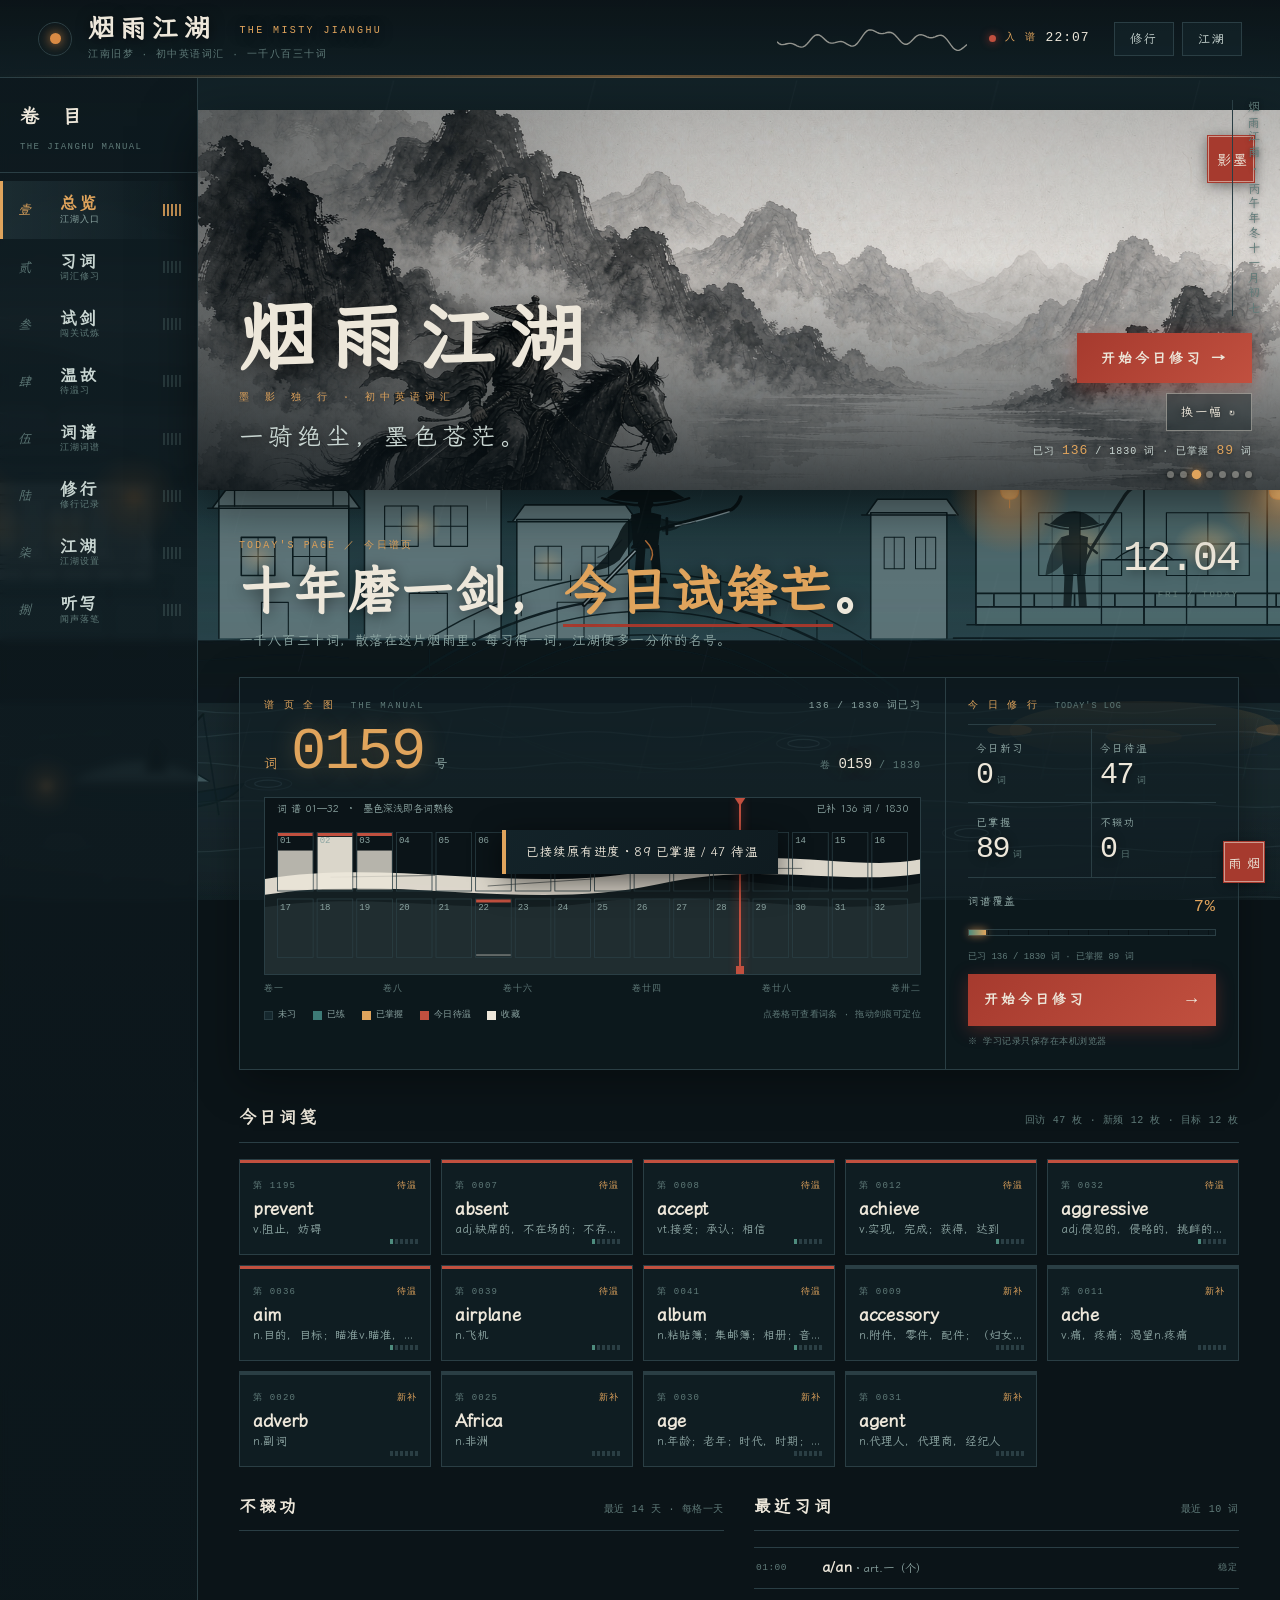
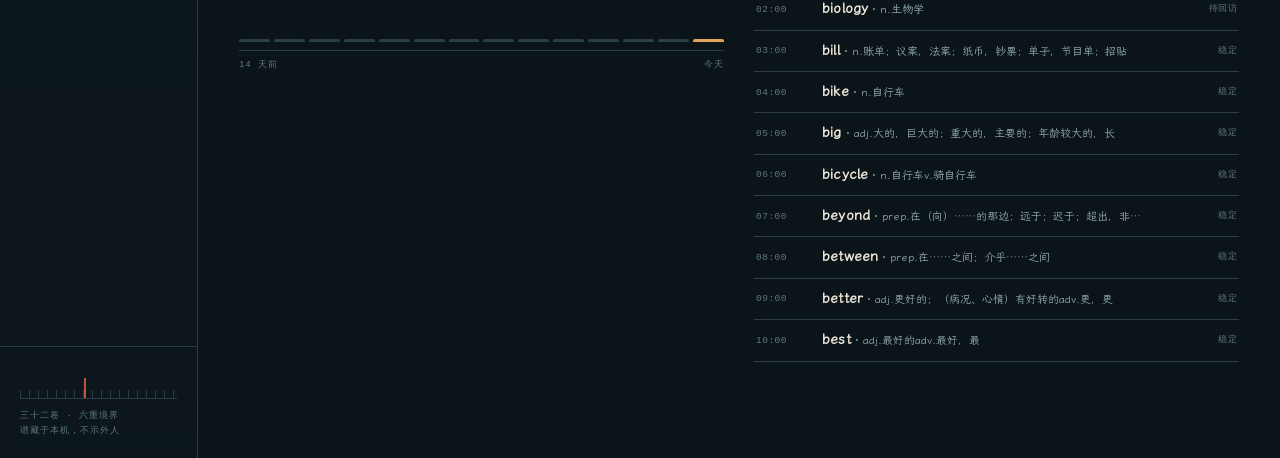
<file: yanyu/index.html>
<!doctype html>
<html lang="zh-CN">
<head>
<meta charset="utf-8">
<meta name="viewport" content="width=device-width,initial-scale=1,viewport-fit=cover">
<meta name="theme-color" content="#0B1418">
<meta http-equiv="Cache-Control" content="no-cache, must-revalidate">
<meta name="apple-mobile-web-app-capable" content="yes">
<meta name="apple-mobile-web-app-status-bar-style" content="black-translucent">
<meta name="description" content="烟雨江湖 —— 一座雨中的江南武侠小镇，一本安静放在江湖里的初中英语词谱。">
<link rel="apple-touch-icon" href="apple-touch-icon.png">
<link rel="icon" href="apple-touch-icon.png" type="image/png">
<title>烟雨江湖 · 江南旧梦｜初中英语词汇</title>
<link rel="stylesheet" href="fonts/wenkai/lxgwwenkai-regular.css">
<link rel="stylesheet" href="yanyu-jianghu.css?v=20261108b">
</head>
<body>

<!-- ══ 烟雨江南 · 全景场景（暗色水墨，多层纵深） ══ -->
<div class="scene" aria-hidden="true">
  <div class="scene-far"></div>
  <div class="scene-town"></div>
  <div class="scene-mist mist-a"></div>
  <div class="scene-mist mist-b"></div>
  <div class="scene-rain rain-a"></div>
  <div class="scene-rain rain-b"></div>
  <div class="scene-vignette"></div>
</div>
<div class="grain" aria-hidden="true"></div>
<div class="seal-mark" aria-hidden="true"><div>烟</div><div>雨</div></div>
<div class="colophon" aria-hidden="true">烟雨江南 · 丙午年冬十一月初七</div>

<div class="chassis">

  <!-- ── 报头 · 江湖门楣 ─────────────────────────────── -->
  <header class="tuner-head">
    <div class="th-left">
      <div class="power-lamp" aria-hidden="true"><i></i></div>
      <div class="brand">
        <div class="brand-word">烟雨江湖 <em>THE MISTY JIANGHU</em></div>
        <div class="brand-sub">江南旧梦 · 初中英语词汇 · 一千八百三十词</div>
      </div>
    </div>
    <div class="th-mid">
      <div class="mini-wave" aria-hidden="true"><canvas id="headWave"></canvas></div>
      <div class="on-air"><i></i><span>入 谱</span><b id="hdrClock">--:--</b></div>
    </div>
    <div class="th-right">
      <button class="head-key" id="btnRecords" title="修行记录">修行</button>
      <button class="head-key" id="btnSettings" title="江湖设置">江湖</button>
    </div>
  </header>

  <div class="deck">
    <!-- ── 卷目 · 江湖入口 ─────────────────────────────── -->
    <nav class="band-rail" aria-label="主导航">
      <div class="rail-cap"><span>卷 目</span><small>THE JIANGHU MANUAL</small></div>
      <button class="band on" data-view="home"><i>壹</i><span>总览</span><small>江湖入口</small><em></em></button>
      <button class="band" data-view="study"><i>贰</i><span>习词</span><small>词汇修习</small><em></em></button>
      <button class="band" data-view="drill"><i>叁</i><span>试剑</span><small>闯关试炼</small><em></em></button>
      <button class="band" data-view="review"><i>肆</i><span>温故</span><small>待温习</small><em></em></button>
      <button class="band" data-view="case"><i>伍</i><span>词谱</span><small>江湖词谱</small><em></em></button>
      <button class="band" data-view="records"><i>陆</i><span>修行</span><small>修行记录</small><em></em></button>
      <button class="band" data-view="settings"><i>柒</i><span>江湖</span><small>江湖设置</small><em></em></button>
      <button class="band" data-view="dictation"><i>捌</i><span>听写</span><small>闻声落笔</small><em></em></button>
      <div class="rail-foot">
        <div class="rf-dial" aria-hidden="true"><span></span></div>
        <p>三十二卷 · 六重境界<br>谱藏于本机，不示外人</p>
      </div>
    </nav>

    <main class="stage">

      <!-- 壹 · 总览 / 江湖入口 ─────────────────────────── -->
      <section class="view on" id="view-home">

        <!-- 主题 KV 主视觉 · 烟雨江南 -->
        <figure class="kv" id="kvBanner" aria-label="烟雨江湖主视觉">
          <div class="kv-scene" id="kvScene" aria-hidden="true"></div>
          <figcaption class="kv-caption">
            <span class="kv-brand">烟雨江湖</span>
            <span class="kv-sub" id="kvSub">江 南 旧 梦 · 初中英语词汇</span>
            <span class="kv-verse" id="kvVerse">一蓑烟雨，词入江湖。</span>
          </figcaption>
          <span class="kv-seal" id="kvSeal" aria-hidden="true">烟<br>雨</span>
          <div class="kv-actions">
            <button class="kv-btn" id="kvStart">开始今日修习 →</button>
            <button class="kv-switch" id="kvSwitch" title="换一幅主视觉">换一幅 ↻</button>
            <span class="kv-note" id="kvNote">已习 <b id="kvCount">—</b> / 1830 词</span>
          </div>
          <div class="kv-dots" id="kvDots" aria-label="切换主视觉"></div>
        </figure>

        <div class="hero-head">
          <div>
            <div class="kicker">TODAY'S PAGE ／ 今日谱页</div>
            <h1>十年磨一剑，<span>今日试锋芒</span>。</h1>
            <p class="lede">一千八百三十词，散落在这片烟雨里。每习得一词，江湖便多一分你的名号。</p>
          </div>
          <div class="hero-date"><b id="homeDate">--.--</b><span id="homeWeekday">TODAY</span></div>
        </div>

        <div class="receiver">
          <div class="recv-left">
            <div class="recv-cap"><span>谱 页 全 图 <em>THE MANUAL</em></span><span id="spectrumCount">— / 1830 词已习</span></div>
            <div class="freq-readout">
              <span class="fm">词</span><b id="homeFreq">0159</b><span class="mhz">号</span>
              <span class="ch">卷 <b id="homeCh">0159</b> / 1830</span>
            </div>
            <div class="spectrum-wrap" id="spectrumWrap">
              <canvas id="spectrumCanvas" aria-label="词谱全图：三十二卷，墨色深浅即各词熟稔，朱签为今日待温"></canvas>
              <div class="spec-needle" id="homeNeedle" aria-hidden="true"></div>
              <div class="spectrum-tip" id="spectrumTip" hidden></div>
            </div>
            <div class="spectrum-scale"><span>卷一</span><span>卷八</span><span>卷十六</span><span>卷廿四</span><span>卷廿八</span><span>卷卅二</span></div>
            <div class="spectrum-legend">
              <span><i class="lg lg-0"></i>未习</span><span><i class="lg lg-1"></i>已练</span>
              <span><i class="lg lg-2"></i>已掌握</span><span><i class="lg lg-3"></i>今日待温</span>
              <span><i class="lg lg-4"></i>收藏</span>
              <span class="lg-hint">点卷格可查看词条 · 拖动剑痕可定位</span>
            </div>
          </div>

          <aside class="recv-right">
            <div class="meter-cap">今 日 修 行 <em>TODAY'S LOG</em></div>
            <div class="meter-grid">
              <div class="meter"><span>今日新习</span><b id="stNew">0</b><small>词</small></div>
              <div class="meter"><span>今日待温</span><b id="stDue">0</b><small>词</small></div>
              <div class="meter"><span>已掌握</span><b id="stMastered">0</b><small>词</small></div>
              <div class="meter"><span>不辍功</span><b id="stStreak">0</b><small>日</small></div>
            </div>
            <div class="coverage">
              <div class="cov-label"><span>词谱覆盖</span><b id="stProgress">0%</b></div>
              <div class="cov-track"><i id="covFill"></i></div>
              <small id="covNote">—</small>
            </div>
            <button class="key-key" id="btnStartToday"><span>开始今日修习</span><b aria-hidden="true">→</b></button>
            <div class="recv-note">※ 学习记录只保存在本机浏览器</div>
          </aside>
        </div>

        <div class="sec-head mt"><h2>今日词笺</h2><span id="presetMeta">—</span></div>
        <div class="preset-strip" id="presetStrip"></div>

        <div class="lower-grid">
          <section class="lower-block">
            <div class="sec-head"><h2>不辍功</h2><span>最近 14 天 · 每格一天</span></div>
            <div class="day-wave" id="dayWave"></div>
            <div class="wave-axis"><span>14 天前</span><span>今天</span></div>
          </section>
          <section class="lower-block">
            <div class="sec-head"><h2>最近习词</h2><span>最近 10 词</span></div>
            <div class="tape" id="recentTape"></div>
          </section>
        </div>
      </section>

      <!-- 贰 · 习词 / 词汇修习 ─────────────────────────── -->
      <section class="view" id="view-study">
        <div class="study-top">
          <div class="study-id"><span class="kicker">NOW PRACTISING ／ 词 汇 修 习</span><b id="studyNo">词 0159</b><span id="studyList">卷 三</span></div>
          <div class="study-nav">
            <select id="studyScope" aria-label="修习范围">
              <option value="all">全部词汇</option><option value="unmastered">未掌握</option>
              <option value="review">待温习</option><option value="favorites">我的收藏</option>
              <option value="wrong">错词</option><option value="list">当前卷</option>
            </select>
            <button class="nav-key" id="btnPrev" title="上一个（←）">← <span>上一词</span></button>
            <button class="nav-key" id="btnRandom" title="随机（R）">⌁ <span>随机</span></button>
            <button class="nav-key" id="btnNext" title="下一个（→）"><span>下一词</span> →</button>
          </div>
        </div>

        <div class="study-grid">
          <div class="tuning-window" id="tuningWindow">
            <div class="tw-top">
              <span class="tw-tag" id="twTag">第 0159 词</span>
              <span class="tw-bars" id="twBars" aria-label="掌握程度"></span>
              <button class="fav-key" id="btnFav" title="收藏此词"><span>☆</span> 收藏</button>
            </div>

            <div class="tw-body">
              <canvas class="tw-wave" id="wordWave" aria-hidden="true"></canvas>
              <div class="tw-word" id="tbWord">—</div>
              <div class="tw-ph" id="tbPhonetic"></div>
              <div class="vu-row" id="vuRow" aria-hidden="true"></div>
              <div class="audio-keys">
                <button class="a-key on" id="btnSpeakWord">▶ 朗读</button>
                <button class="a-key" id="btnRepeatAudio">↻ 重播</button>
                <span class="rate-seg" id="rateSeg" aria-label="语速"><button data-rate="0.6">慢</button><button data-rate="0.8" class="on">常</button><button data-rate="1">快</button></span>
                <button class="a-key" id="btnShadow">跟读</button>
              </div>
            </div>

            <div class="decode-zone">
              <button class="decode-key" id="btnReveal"><span>起笔释义</span><small>SPACE</small></button>
              <div class="decode-line" id="decodeLine" aria-hidden="true"></div>
              <div class="decoded" id="tbAnswer" hidden>
                <div class="def-line"><span class="pos" id="tbPos" hidden></span><span id="tbDef"></span></div>
                <div class="ex-line" id="tbExampleRow" hidden><p class="en" id="tbExampleEn"></p><p class="cn" id="tbExampleCn"></p>
                  <button class="a-key" id="btnSpeakExample">▶ 例句朗读</button></div>
                <div class="ph-line" id="tbPhraseRow" hidden><span>常见搭配</span><b id="tbPhrase"></b></div>
                <div class="mem-line" id="tbMemoryRow" hidden><span>词笺批注 · 原词条</span><p id="tbMemory"></p></div>
              </div>
            </div>

            <div class="tune-strip">
              <div class="tune-label"><span>词谱 ／ 拖动剑痕定位</span><b id="tuneReadout">0159 词</b></div>
              <div class="tune-track" id="tuneTrack">
                <canvas id="tuneCanvas"></canvas>
                <div class="tune-needle" id="tuneNeedle" aria-hidden="true"></div>
                <div class="tune-bubble" id="tuneBubble" hidden></div>
              </div>
              <div class="tune-scale"><span>卷一</span><span>卷八</span><span>卷十六</span><span>卷廿四</span><span>卷廿八</span><span>卷卅二</span></div>
            </div>
          </div>

          <aside class="signal-card">
            <div class="sc-cap">词条档案 <em>WORD FILE</em></div>
            <div class="sc-lamp" id="scLamp"><i></i><b id="scStatus">未入谱</b></div>
            <div class="sc-bars" id="levelRuler" aria-label="掌握程度 0-6"></div>
            <div class="sc-scale"><span>生</span><span>六格 = 已掌握</span><span>熟</span></div>
            <div class="sc-rows">
              <div><span>下次温习</span><b id="metaDue">—</b></div>
              <div><span>已习次数</span><b id="metaTimes">0</b></div>
              <div><span>错词记录</span><b id="metaWrong">0</b></div>
              <div><span>所属卷</span><b id="metaList">—</b></div>
            </div>
            <button class="a-key full" id="btnOpenDetail">查看完整词条档案 →</button>
            <div class="sc-note">答对加深一格，温习按 0 / 1 / 3 / 7 / 15 / 30 天递进。</div>
          </aside>
        </div>

        <div class="grade-row">
          <button class="grade g-unknown" data-grade="unknown"><i>1</i><b>不识</b><small>不认识 · 当天回炉</small></button>
          <button class="grade g-fuzzy" data-grade="fuzzy"><i>2</i><b>模糊</b><small>模糊 · 明日再练</small></button>
          <button class="grade g-known" data-grade="known"><i>3</i><b>认识</b><small>认识 · 加深一格</small></button>
        </div>
        <div class="study-foot"><span>← / → 换词　·　空格 释义　·　R 随机　·　1 / 2 / 3 判定</span><span id="studyHint"></span></div>
      </section>

      <!-- 叁 · 试剑 / 闯关试炼 ─────────────────────────── -->
      <section class="view" id="view-drill">
        <div class="hero-head compact">
          <div><div class="kicker">TRIAL ／ 试 剑 台</div><h1>试 剑 台</h1>
          <p class="lede">辨其形、识其义。错处自动记为一处破绽，需回炉再练。</p></div>
        </div>
        <div class="mode-strip" id="drillModes">
          <button class="on" data-mode="en2cn"><i>Ⅰ</i><b>辨义</b><small>看词选义</small></button>
          <button data-mode="cn2en"><i>Ⅱ</i><b>寻词</b><small>看义选词</small></button>
          <button data-mode="listen"><i>Ⅲ</i><b>听音</b><small>听音辨词</small></button>
          <button data-mode="spell"><i>Ⅳ</i><b>默写</b><small>手书一词</small></button>
          <button data-mode="quick"><i>Ⅴ</i><b>速温</b><small>自评过卡</small></button>
        </div>
        <div class="drill-config">
          <label>取词范围 <select id="drillScope"><option value="all">全部词汇</option><option value="unmastered">未掌握</option><option value="review">待温习</option><option value="wrong">错词</option><option value="favorites">收藏</option></select></label>
          <label>每轮词数 <select id="drillCount"><option>8</option><option selected>10</option><option>15</option><option>20</option></select></label>
          <button class="key-key small" id="btnDrillStart"><span>开始试剑</span><b>→</b></button>
        </div>
        <div class="drill-body" id="drillBody">
          <div class="empty-panel"><div class="empty-dial">剑</div><p>选一道试炼，按下「开始试剑」。<br>十词一轮，拔剑见真章。</p></div>
        </div>
      </section>

      <!-- 捌 · 听写 / 闻声落笔 ───────────────────────────── -->
      <section class="view" id="view-dictation">
        <div class="hero-head compact">
          <div><div class="kicker">DICTATION ／ 听 写 台</div><h1>听 写 台</h1>
          <p class="lede">只闻其声，不落其形。听准了，再把词一笔一笔写出来。</p></div>
        </div>
        <div class="drill-config">
          <label>取词范围 <select id="dictScope">
            <option value="all">全部词汇</option>
            <option value="unmastered">未掌握</option>
            <option value="review">待温习</option>
            <option value="wrong">错词</option>
            <option value="favorites">收藏</option>
            <option value="today">今日新习</option>
          </select></label>
          <label>每轮词数 <select id="dictCount"><option>8</option><option selected>10</option><option>15</option><option>20</option></select></label>
          <label>字母提示 <select id="dictHint"><option value="off">不给提示</option><option value="first" selected>首字母</option><option value="mask">字母格</option></select></label>
          <button class="key-key small" id="btnDictStart"><span>开始听写</span><b>→</b></button>
        </div>
        <div class="dict-stats" id="dictStats"></div>
        <div class="drill-body" id="dictBody">
          <div class="empty-panel"><div class="empty-dial">听</div><p>按下「开始听写」，只凭耳朵落笔。<br>听不清可反复重播，慢速或字母提示随时可用。</p></div>
        </div>
      </section>

      <!-- 肆 · 温故 / 待温习 ───────────────────────────── -->
      <section class="view" id="view-review">
        <div class="hero-head compact">
          <div><div class="kicker">REVIEW ／ 温 故 台</div><h1>温 故 台</h1>
          <p class="lede">久不温则生。按日子回来温习一次，词才入骨。</p></div>
        </div>
        <div class="interval-bar">
          <span class="ib-cap">温习间隔 <em>REVIEW CYCLE</em></span>
          <div class="ib-track"><span>当天</span><span>1 天</span><span>3 天</span><span>7 天</span><span>15 天</span><span>30 天</span></div>
          <span class="ib-note">六重境界 · 答对进一格 · 遗忘回到当天</span>
        </div>
        <div class="review-grid">
          <div class="review-col"><div class="sec-head"><h2>今日待温习</h2><span id="dueCount">0 词</span></div><div class="station-rows" id="dueRows"></div></div>
          <div class="review-col"><div class="sec-head"><h2>逾期未温习</h2><span id="overdueCount">0 词</span></div><div class="station-rows" id="overdueRows"></div></div>
        </div>
        <div class="sec-head mt"><h2>错词 · 破绽重练</h2><span id="wrongCount">0 词</span></div>
        <div class="station-rows" id="wrongRows"></div>
      </section>

      <!-- 伍 · 词谱 / 江湖词谱 ─────────────────────────── -->
      <section class="view" id="view-case">
        <div class="hero-head compact">
          <div><div class="kicker">LEXICON ／ 江 湖 词 谱</div><h1>江 湖 词 谱</h1>
          <p class="lede">三十二卷，一千八百三十词。搜英文、搜中文，都能找到。</p></div>
          <button class="outline-key" id="btnAddWord">＋ 自添一词</button>
        </div>
        <div class="scan-bar">
          <span class="scan-ico" aria-hidden="true">⌕</span>
          <input id="caseSearch" type="search" placeholder="搜英文单词或中文释义…" autocomplete="off">
          <span class="scan-count" id="caseCount">—</span>
        </div>
        <div class="band-filters">
          <div class="band-group" id="listFilters"></div>
          <div class="chip-group" id="stateFilters">
            <button class="on" data-state="all">全部</button><button data-state="unmastered">未掌握</button>
            <button data-state="mastered">已掌握</button><button data-state="review">待温习</button>
            <button data-state="favorites">收藏</button><button data-state="wrong">错词</button>
            <button data-state="custom">自添</button>
          </div>
        </div>
        <div class="station-grid" id="caseGrid"></div>
        <div class="pager" id="casePager"></div>
      </section>

      <!-- 陆 · 修行 / 修行记录 ─────────────────────────── -->
      <section class="view" id="view-records">
        <div class="hero-head compact">
          <div><div class="kicker">PRACTICE LOG ／ 修 行 记 录</div><h1>修 行 记 录</h1>
          <p class="lede">所有数字来自你的真实修习记录，不做修饰。</p></div>
        </div>
        <div class="readout-row">
          <div class="readout"><span>已掌握</span><b id="recMastered">0</b><small>词</small></div>
          <div class="readout"><span>待温习</span><b id="recReview">0</b><small>词</small></div>
          <div class="readout"><span>修行天数</span><b id="recDays">0</b><small>日</small></div>
          <div class="readout"><span>错词记录</span><b id="recWrong">0</b><small>词</small></div>
        </div>
        <div class="sec-head mt"><h2>每日习词量</h2><span>最近 14 天</span></div>
        <div class="log-wave-wrap"><canvas id="logWave"></canvas></div>
        <div class="sec-head mt"><h2>每日台账</h2><span>新习 / 温习 / 试剑</span></div>
        <div class="daily-ledger" id="dailyLedger"></div>
        <div class="sec-head mt"><h2>错词清单</h2><span id="recWrongMeta">—</span></div>
        <div class="tape" id="wrongLedger"></div>
      </section>

      <!-- 柒 · 江湖 / 江湖设置 ─────────────────────────── -->
      <section class="view" id="view-settings">
        <div class="hero-head compact">
          <div><div class="kicker">SETTINGS ／ 江 湖 设 置</div><h1>江 湖</h1>
          <p class="lede">修习数据长期保存在本机，可随时导出、恢复。</p></div>
        </div>

        <div class="theme-panel" id="themePanel"></div>

        <div class="shop-block">
          <h2>数据接续与备份 <small>DATA MIGRATION</small></h2>
          <div class="migrate-status" id="migrateStatus">—</div>
          <p class="shop-note">升级前的浏览器修习记录已完整备份。下面是可恢复的词谱；切换时取并集，不会删除任何一条。</p>
          <div class="source-list" id="sourceList"></div>
          <div class="shop-actions">
            <button class="key-key small" id="btnExport"><span>导出全部修习数据 JSON</span><b>↓</b></button>
            <button class="outline-key" id="btnImport">从 JSON 恢复</button>
            <input type="file" id="importFile" accept="application/json,.json" hidden>
          </div>
        </div>

        <div class="shop-block">
          <h2>发音与跟读 <small>PRONUNCIATION</small></h2>
          <div class="shop-row"><span>发音方式</span><select id="audioSource"><option value="browser">浏览器原生朗读（推荐）</option><option value="online">在线真人发音（需联网）</option></select></div>
          <div class="shop-row"><span>朗读语速</span><select id="audioRate"><option value="0.6">慢速 0.6×</option><option value="0.8" selected>常速 0.8×</option><option value="1">快速 1.0×</option><option value="1.2">很快 1.2×</option></select></div>
          <div class="shop-row"><span>翻到新词自动朗读</span><input type="checkbox" id="autoSpeak"></div>
          <div class="shop-row"><span>每日新习目标</span><select id="dailyGoal"><option value="8">8 词</option><option value="12" selected>12 词</option><option value="20">20 词</option><option value="30">30 词</option></select></div>
          <div class="shop-actions"><button class="outline-key" id="btnTestAudio">试听发音</button><button class="outline-key" id="btnShadowSettings">打开跟读练习</button></div>
          <p class="shop-note" id="audioCapability">—</p>
          <p class="shop-note" id="silentCapability">—</p>
        </div>

        <div class="shop-block">
          <h2>关于这片江湖 <small>ABOUT</small></h2>
          <p class="shop-note">烟雨江湖 · 江南旧梦 ／ 纯前端单页，无账号、无服务器、无付费接口。词库沿用原有 1830 个初中词汇，学习状态沿用原有 <code>vocab-*</code> 键；新增的复习间隔、收藏、错词与每日记录独立存放，互不覆盖。</p>
          <p class="shop-note" id="dataHealth">—</p>
        </div>
      </section>

    </main>
  </div>

  <!-- 手机底部导航 -->
  <nav class="mobile-tabs" aria-label="手机导航">
    <button class="on" data-view="home"><i>壹</i><span>总览</span></button>
    <button data-view="study"><i>贰</i><span>习词</span></button>
    <button data-view="drill"><i>叁</i><span>试剑</span></button>
    <button data-view="review"><i>肆</i><span>温故</span></button>
    <button data-view="case"><i>伍</i><span>词谱</span></button>
    <button data-view="dictation"><i>捌</i><span>听写</span></button>
  </nav>
</div>

<!-- 词条档案抽屉 -->
<div class="overlay" id="detailOverlay" hidden>
  <div class="drawer" role="dialog" aria-modal="true" aria-label="词条档案">
    <button class="drawer-close" id="btnCloseDetail" aria-label="关闭">×</button>
    <div id="detailContent"></div>
  </div>
</div>

<!-- 跟读练习 -->
<div class="overlay" id="shadowOverlay" hidden>
  <div class="modal" role="dialog" aria-modal="true" aria-label="跟读练习">
    <button class="drawer-close" id="btnCloseShadow" aria-label="关闭">×</button>
    <div class="kicker">SHADOWING ／ 跟读</div>
    <h2 id="shadowWord">—</h2>
    <div class="shadow-ph" id="shadowPh"></div>
    <div class="vu-row big" id="shadowVu" aria-hidden="true"></div>
    <div class="shop-actions">
      <button class="key-key small" id="btnShadowPlay"><span>播放示范</span><b>▶</b></button>
      <button class="outline-key" id="btnShadowRec">开始跟读</button>
    </div>
    <div class="shadow-result" id="shadowResult">先听一遍，再跟着读出来。</div>
    <p class="shop-note" id="shadowCap">—</p>
  </div>
</div>

<!-- 自添单词 -->
<div class="overlay" id="addOverlay" hidden>
  <div class="modal" role="dialog" aria-modal="true" aria-label="添加单词">
    <button class="drawer-close" id="btnCloseAdd" aria-label="关闭">×</button>
    <div class="kicker">NEW WORD ／ 自添一词</div>
    <h2>添一个自己的词</h2>
    <div class="form-grid">
      <label>英文单词 <input id="nwWord" required placeholder="例如 notebook"></label>
      <label>音标 <input id="nwPh" placeholder="[ˈnəʊtbʊk]"></label>
      <label class="wide">中文释义 <input id="nwDef" required placeholder="n. 笔记本"></label>
      <label class="wide">例句（可留空）<input id="nwEx" placeholder="This is my notebook.这是我的笔记本。"></label>
      <label>归入卷 <select id="nwList"></select></label>
    </div>
    <p class="shop-note">自添词汇只保存在本机，不改动原词库文件，也会一并导出到备份 JSON。</p>
    <button class="key-key" id="btnSaveWord"><span>写入词谱</span><b>→</b></button>
  </div>
</div>

<div class="toast" id="toast" role="status" aria-live="polite"></div>
<div class="signal-fx" id="signalFx" aria-hidden="true"></div>

<script src="data/words.js?v=20261108d"></script>
<script src="data/progress-seed.js?v=20261108d"></script>
<script src="yanyu-jianghu.js?v=20261108c"></script>
</body>
</html>
</file>
<file: yanyu/fonts/wenkai/lxgwwenkai-regular.css>
/* LXGW WenKai [4] */
@font-face {
  font-family: 'LXGW WenKai';
  font-style: normal;
  font-weight: 400;
  font-display: swap;
  src: url('./files/lxgwwenkai-regular-subset-4.woff2') format('woff2');
  unicode-range: U+1f1e9-1f1f5, U+1f1f7-1f1ff, U+1f21a, U+1f232, U+1f234-1f237, U+1f250-1f251, U+1f300, U+1f302-1f308, U+1f30a-1f311, U+1f315, U+1f319-1f320, U+1f324, U+1f327, U+1f32a, U+1f32c-1f32d, U+1f330-1f357, U+1f359-1f37e
}
/* LXGW WenKai [5] */
@font-face {
  font-family: 'LXGW WenKai';
  font-style: normal;
  font-weight: 400;
  font-display: swap;
  src: url('./files/lxgwwenkai-regular-subset-5.woff2') format('woff2');
  unicode-range: U+fee3, U+fef3, U+ff03-ff04, U+ff07, U+ff0a, U+ff17-ff19, U+ff1c-ff1d, U+ff20-ff3a, U+ff3c, U+ff3e-ff5b, U+ff5d, U+ff61-ff65, U+ff67-ff6a, U+ff6c, U+ff6f-ff78, U+ff7a-ff7d, U+ff80-ff84, U+ff86, U+ff89-ff8e, U+ff92, U+ff97-ff9b, U+ff9d-ff9f, U+ffe0-ffe4, U+ffe6, U+ffe9, U+ffeb, U+ffed, U+fffc, U+1f004, U+1f170-1f171, U+1f192-1f195, U+1f198-1f19a, U+1f1e6-1f1e8
}
/* LXGW WenKai [6] */
@font-face {
  font-family: 'LXGW WenKai';
  font-style: normal;
  font-weight: 400;
  font-display: swap;
  src: url('./files/lxgwwenkai-regular-subset-6.woff2') format('woff2');
  unicode-range: U+f0a7, U+f0b2, U+f0b7, U+f0c9, U+f0d8, U+f0da, U+f0dc-f0dd, U+f0e0, U+f0e6, U+f0eb, U+f0fc, U+f101, U+f104-f105, U+f107, U+f10b, U+f11b, U+f14b, U+f18a, U+f193, U+f1d6-f1d7, U+f244, U+f27a, U+f296, U+f2ae, U+f471, U+f4b3, U+f610-f611, U+f880-f881, U+f8ec, U+f8f5, U+f8ff, U+f901, U+f90a, U+f92c-f92d, U+f934, U+f937, U+f941, U+f965, U+f967, U+f969, U+f96b, U+f96f, U+f974, U+f978-f979, U+f97e, U+f981, U+f98a, U+f98e, U+f997, U+f99c, U+f9b2, U+f9b5, U+f9ba, U+f9be, U+f9ca, U+f9d0-f9d1, U+f9dd, U+f9e0-f9e1, U+f9e4, U+f9f7, U+fa00-fa01, U+fa08, U+fa0a, U+fa11, U+fb01-fb02, U+fdfc, U+fe0e, U+fe30-fe31, U+fe33-fe44, U+fe49-fe52, U+fe54-fe57, U+fe59-fe66, U+fe68-fe6b, U+fe8e, U+fe92-fe93, U+feae, U+feb8, U+fecb-fecc, U+fee0
}
/* LXGW WenKai [21] */
@font-face {
  font-family: 'LXGW WenKai';
  font-style: normal;
  font-weight: 400;
  font-display: swap;
  src: url('./files/lxgwwenkai-regular-subset-21.woff2') format('woff2');
  unicode-range: U+9f3d-9f3e, U+9f41, U+9f4a-9f4b, U+9f51-9f52, U+9f61-9f63, U+9f66-9f67, U+9f80-9f81, U+9f83, U+9f85-9f8d, U+9f90-9f91, U+9f94-9f96, U+9f98, U+9f9b-9f9c, U+9f9e, U+9fa0, U+9fa2, U+9ff4, U+a001, U+a007, U+a025, U+a046-a047, U+a057, U+a072, U+a078-a079, U+a083, U+a085, U+a100, U+a118, U+a132, U+a134, U+a1f4, U+a242, U+a4a6, U+a4aa, U+a4b0-a4b1, U+a4b3, U+a9c1-a9c2, U+ac00-ac01, U+ac04, U+ac08, U+ac10-ac11, U+ac13-ac16, U+ac19, U+ac1c-ac1d, U+ac24, U+ac70-ac71, U+ac74, U+ac77-ac78, U+ac80-ac81, U+ac83, U+ac8c, U+ac90, U+ac9f-aca0, U+aca8-aca9, U+acac, U+acb0, U+acbd, U+acc1, U+acc4, U+ace0-ace1, U+ace4, U+ace8, U+acf3, U+acf5, U+acfc-acfd, U+ad00, U+ad0c, U+ad11, U+ad1c, U+ad34, U+ad50, U+ad64, U+ad6c, U+ad70, U+ad74, U+ad7f, U+ad81, U+ad8c, U+adc0, U+adc8, U+addc, U+ade0, U+adf8-adf9, U+adfc, U+ae00, U+ae08-ae09, U+ae0b, U+ae30, U+ae34, U+ae38, U+ae40, U+ae4a, U+ae4c, U+ae54, U+ae68, U+aebc, U+aed8, U+af2c-af2d, U+af34
}
/* LXGW WenKai [22] */
@font-face {
  font-family: 'LXGW WenKai';
  font-style: normal;
  font-weight: 400;
  font-display: swap;
  src: url('./files/lxgwwenkai-regular-subset-22.woff2') format('woff2');
  unicode-range: U+9dfa, U+9e0a, U+9e11, U+9e1a, U+9e1e, U+9e20, U+9e22, U+9e28-9e2c, U+9e2e-9e33, U+9e35-9e3b, U+9e3e, U+9e40-9e44, U+9e46-9e4e, U+9e51, U+9e53, U+9e55-9e58, U+9e5a-9e5c, U+9e5e-9e63, U+9e66-9e6e, U+9e71, U+9e73, U+9e75, U+9e78-9e79, U+9e7c-9e7e, U+9e82, U+9e86-9e88, U+9e8b-9e8c, U+9e90-9e91, U+9e93, U+9e95, U+9e97, U+9e9d, U+9ea4-9ea5, U+9ea9-9eaa, U+9eb4-9eb5, U+9eb8-9eba, U+9ebc-9ebf, U+9ec3, U+9ec9, U+9ecd, U+9ed0, U+9ed2-9ed3, U+9ed5-9ed6, U+9ed9, U+9edc-9edd, U+9edf-9ee0, U+9ee2, U+9ee5, U+9ee7-9eea, U+9eef, U+9ef1, U+9ef3-9ef4, U+9ef6, U+9ef9, U+9efb-9efc, U+9efe, U+9f0b, U+9f0d, U+9f10, U+9f14, U+9f17, U+9f19, U+9f22, U+9f29, U+9f2c, U+9f2f, U+9f31, U+9f37, U+9f39
}
/* LXGW WenKai [23] */
@font-face {
  font-family: 'LXGW WenKai';
  font-style: normal;
  font-weight: 400;
  font-display: swap;
  src: url('./files/lxgwwenkai-regular-subset-23.woff2') format('woff2');
  unicode-range: U+9c3b, U+9c40, U+9c47-9c49, U+9c53, U+9c57, U+9c64, U+9c72, U+9c77-9c78, U+9c7b, U+9c7f-9c80, U+9c82-9c83, U+9c85-9c8c, U+9c8e-9c92, U+9c94-9c9b, U+9c9e-9ca3, U+9ca5-9ca7, U+9ca9, U+9cab, U+9cad-9cae, U+9cb1-9cb7, U+9cb9-9cbd, U+9cbf-9cc0, U+9cc3, U+9cc5-9cc7, U+9cc9-9cd1, U+9cd3-9cda, U+9cdc-9cdd, U+9cdf, U+9ce1-9ce3, U+9ce5, U+9ce9, U+9cee-9cef, U+9cf3-9cf4, U+9cf6, U+9cfc-9cfd, U+9d02, U+9d08-9d09, U+9d12, U+9d1b, U+9d1e, U+9d26, U+9d28, U+9d37, U+9d3b, U+9d3f, U+9d51, U+9d59, U+9d5c-9d5d, U+9d5f-9d61, U+9d6c, U+9d70, U+9d72, U+9d7a, U+9d7e, U+9d84, U+9d89, U+9d8f, U+9d92, U+9daf, U+9db4, U+9db8, U+9dbc, U+9dc4, U+9dc7, U+9dc9, U+9dd7, U+9ddf, U+9df2, U+9df9
}
/* LXGW WenKai [24] */
@font-face {
  font-family: 'LXGW WenKai';
  font-style: normal;
  font-weight: 400;
  font-display: swap;
  src: url('./files/lxgwwenkai-regular-subset-24.woff2') format('woff2');
  unicode-range: U+9a5f, U+9a62, U+9a65, U+9a69, U+9a6b, U+9a6e, U+9a75, U+9a77-9a7a, U+9a7d, U+9a80, U+9a83, U+9a85, U+9a87-9a8a, U+9a8d-9a8e, U+9a90, U+9a92-9a93, U+9a95-9a96, U+9a98-9a99, U+9a9b-9aa2, U+9aa5, U+9aa7, U+9aaf-9ab1, U+9ab5-9ab6, U+9ab9-9aba, U+9abc, U+9ac0-9ac4, U+9ac8, U+9acb-9acc, U+9ace-9acf, U+9ad1-9ad2, U+9ad9, U+9adf, U+9ae1, U+9ae3, U+9aea-9aeb, U+9aed-9aef, U+9af4, U+9af9, U+9afb, U+9b03-9b04, U+9b06, U+9b08, U+9b0d, U+9b0f-9b10, U+9b13, U+9b18, U+9b1a, U+9b1f, U+9b22-9b23, U+9b25, U+9b27-9b28, U+9b2a, U+9b2f, U+9b31-9b32, U+9b3b, U+9b43, U+9b46-9b49, U+9b4d-9b4e, U+9b51, U+9b56, U+9b58, U+9b5a, U+9b5c, U+9b5f, U+9b61-9b62, U+9b6f, U+9b77, U+9b80, U+9b88, U+9b8b, U+9b8e, U+9b91, U+9b9f-9ba0, U+9ba8, U+9baa-9bab, U+9bad-9bae, U+9bb0-9bb1, U+9bb8, U+9bc9-9bca, U+9bd3, U+9bd6, U+9bdb, U+9be8, U+9bf0-9bf1, U+9c02, U+9c10, U+9c15, U+9c24, U+9c2d, U+9c32, U+9c39
}
/* LXGW WenKai [25] */
@font-face {
  font-family: 'LXGW WenKai';
  font-style: normal;
  font-weight: 400;
  font-display: swap;
  src: url('./files/lxgwwenkai-regular-subset-25.woff2') format('woff2');
  unicode-range: U+98c8, U+98cf-98d6, U+98da-98db, U+98dd, U+98e1-98e2, U+98e7-98ea, U+98ec, U+98ee-98ef, U+98f2, U+98f4, U+98fc-98fe, U+9903, U+9905, U+9908, U+990a, U+990c-990d, U+9913-9914, U+9918, U+991a-991b, U+991e, U+9921, U+9928, U+992c, U+992e, U+9935, U+9938-9939, U+993d-993e, U+9945, U+994b-994c, U+9951-9952, U+9954-9955, U+9957, U+995e, U+9963, U+9966-9969, U+996b-996c, U+996f, U+9974-9975, U+9977-9979, U+997d-997e, U+9980-9981, U+9983-9984, U+9987, U+998a-998b, U+998d-9991, U+9993-9995, U+9997-9998, U+99a5, U+99ab-99ae, U+99b1, U+99b3-99b4, U+99bc, U+99bf, U+99c1, U+99c3-99c6, U+99cc, U+99d0, U+99d2, U+99d5, U+99db, U+99dd, U+99e1, U+99ed, U+99f1, U+99ff, U+9a01, U+9a03-9a04, U+9a0e-9a0f, U+9a11-9a13, U+9a19, U+9a1b, U+9a28, U+9a2b, U+9a30, U+9a32, U+9a37, U+9a40, U+9a45, U+9a4a, U+9a4d-9a4e, U+9a52, U+9a55, U+9a57, U+9a5a-9a5b
}
/* LXGW WenKai [26] */
@font-face {
  font-family: 'LXGW WenKai';
  font-style: normal;
  font-weight: 400;
  font-display: swap;
  src: url('./files/lxgwwenkai-regular-subset-26.woff2') format('woff2');
  unicode-range: U+972a, U+972d, U+9730, U+973d, U+9742, U+9744, U+9748-9749, U+9750-9751, U+975a-975c, U+9763, U+9765-9766, U+976c-976d, U+9773, U+9776, U+977a, U+977c, U+9784-9785, U+978e-978f, U+9791-9792, U+9794-9795, U+9798, U+979a, U+979e, U+97a3, U+97a5-97a6, U+97a8, U+97ab-97ac, U+97ae-97af, U+97b2, U+97b4, U+97c6, U+97cb-97cc, U+97d3, U+97d8, U+97dc, U+97e1, U+97ea-97eb, U+97ee, U+97fb, U+97fe-97ff, U+9801-9803, U+9805-9806, U+9808, U+980c, U+9810-9814, U+9817-9818, U+981e, U+9820-9821, U+9824, U+9828, U+982b-982d, U+9830, U+9834, U+9838-9839, U+983c, U+9846, U+984d-984f, U+9851-9852, U+9854-9855, U+9857-9858, U+985a-985b, U+9862-9863, U+9865, U+9867, U+986b, U+986f-9871, U+9877-9878, U+987c, U+9880, U+9883, U+9885, U+9889, U+988b-988f, U+9893-9895, U+9899-989b, U+989e-989f, U+98a1-98a2, U+98a5-98a7, U+98a9, U+98af, U+98b1, U+98b6, U+98ba, U+98be, U+98c3-98c4, U+98c6-98c7
}
/* LXGW WenKai [27] */
@font-face {
  font-family: 'LXGW WenKai';
  font-style: normal;
  font-weight: 400;
  font-display: swap;
  src: url('./files/lxgwwenkai-regular-subset-27.woff2') format('woff2');
  unicode-range: U+95b9-95ca, U+95cc-95cd, U+95d4-95d6, U+95d8, U+95e1-95e2, U+95e9, U+95f0-95f1, U+95f3, U+95f6, U+95fc, U+95fe-95ff, U+9602-9604, U+9606-960d, U+960f, U+9611-9613, U+9615-9617, U+9619-961b, U+961d, U+9621, U+9628, U+962f, U+963c-963e, U+9641-9642, U+9649, U+9654, U+965b-965f, U+9661, U+9663, U+9665, U+9667-9668, U+966c, U+9670, U+9672-9674, U+9678, U+967a, U+967d, U+9682, U+9685, U+9688, U+968a, U+968d-968e, U+9695, U+9697-9698, U+969e, U+96a0, U+96a3-96a4, U+96a8, U+96aa, U+96b0-96b1, U+96b3-96b4, U+96b7-96b9, U+96bb-96bd, U+96c9, U+96cb, U+96ce, U+96d1-96d2, U+96d6, U+96d9, U+96db-96dc, U+96de, U+96e0, U+96e3, U+96e9, U+96eb, U+96f0-96f2, U+96f9, U+96ff, U+9701-9702, U+9705, U+9708, U+970a, U+970e-970f, U+9711, U+9719, U+9727
}
/* LXGW WenKai [28] */
@font-face {
  font-family: 'LXGW WenKai';
  font-style: normal;
  font-weight: 400;
  font-display: swap;
  src: url('./files/lxgwwenkai-regular-subset-28.woff2') format('woff2');
  unicode-range: U+94e7-94ec, U+94ee-94f1, U+94f3, U+94f5, U+94f7, U+94f9, U+94fb-94fd, U+94ff, U+9503-9504, U+9506-9507, U+9509-950a, U+950d-950f, U+9511-9518, U+951a-9520, U+9522, U+9528-952d, U+9530-953a, U+953c-953f, U+9543-9546, U+9548-9550, U+9552-9555, U+9557-955b, U+955d-9568, U+956a-956d, U+9570-9574, U+9583, U+9586, U+9589, U+958e-958f, U+9591-9592, U+9594, U+9598-9599, U+959e-95a0, U+95a2-95a6, U+95a8-95b2, U+95b4, U+95b8
}
/* LXGW WenKai [29] */
@font-face {
  font-family: 'LXGW WenKai';
  font-style: normal;
  font-weight: 400;
  font-display: swap;
  src: url('./files/lxgwwenkai-regular-subset-29.woff2') format('woff2');
  unicode-range: U+9410-941a, U+941c-942b, U+942d-942e, U+9432-9433, U+9435, U+9438, U+943a, U+943e, U+9444, U+944a, U+9451-9452, U+945a, U+9462-9463, U+9465, U+9470-9487, U+948a-9492, U+9494-9498, U+949a, U+949c-949d, U+94a1, U+94a3-94a4, U+94a8, U+94aa-94ad, U+94af, U+94b2, U+94b4-94ba, U+94bc-94c0, U+94c4, U+94c6-94db, U+94de-94e6
}
/* LXGW WenKai [30] */
@font-face {
  font-family: 'LXGW WenKai';
  font-style: normal;
  font-weight: 400;
  font-display: swap;
  src: url('./files/lxgwwenkai-regular-subset-30.woff2') format('woff2');
  unicode-range: U+92b7, U+92b9, U+92c1, U+92c5-92c6, U+92c8, U+92cc, U+92d0, U+92d2, U+92e4, U+92ea, U+92ec-92ed, U+92f0, U+92f3, U+92f8, U+92fc, U+9304, U+9306, U+9310, U+9312, U+9315, U+9318, U+931a, U+931e, U+9320-9322, U+9324, U+9326-9329, U+932b-932c, U+932f, U+9331-9332, U+9335-9336, U+933e, U+9340-9341, U+934a-9360, U+9362-9363, U+9365-936b, U+936e, U+9375, U+937e, U+9382, U+938a, U+938c, U+938f, U+9393-9394, U+9396-9397, U+939a, U+93a2, U+93a7, U+93ac-93cd, U+93d0-93d1, U+93d6-93d8, U+93de-93df, U+93e1-93e2, U+93e4, U+93f8, U+93fb, U+93fd, U+940e-940f
}
/* LXGW WenKai [31] */
@font-face {
  font-family: 'LXGW WenKai';
  font-style: normal;
  font-weight: 400;
  font-display: swap;
  src: url('./files/lxgwwenkai-regular-subset-31.woff2') format('woff2');
  unicode-range: U+914c, U+914e-9150, U+9154, U+9157, U+915a, U+915d-915e, U+9161-9164, U+9169, U+9170, U+9172, U+9174, U+9179-917a, U+917d-917e, U+9182-9183, U+9185, U+918c-918d, U+9190-9191, U+919a, U+919c, U+91a1-91a4, U+91a8, U+91aa-91af, U+91b4-91b5, U+91b8, U+91ba, U+91be, U+91c0-91c1, U+91c6, U+91c8, U+91cb, U+91d0, U+91d2, U+91d7-91d8, U+91dd, U+91e3, U+91e6-91e7, U+91ed, U+91f0, U+91f5, U+91f9, U+9200, U+9205, U+9207-920a, U+920d-920e, U+9210, U+9214-9215, U+921c, U+921e, U+9221, U+9223-9227, U+9229-922a, U+922d, U+9234-9235, U+9237, U+9239-923a, U+923c-9240, U+9244-9246, U+9249, U+924e-924f, U+9251, U+9253, U+9257, U+925b, U+925e, U+9262, U+9264-9266, U+9268, U+926c, U+926f, U+9271, U+927b, U+927e, U+9280, U+9283, U+9285-928a, U+928e, U+9291, U+9293, U+9296, U+9298, U+929c-929d, U+92a8, U+92ab-92ae, U+92b3, U+92b6
}
/* LXGW WenKai [32] */
@font-face {
  font-family: 'LXGW WenKai';
  font-style: normal;
  font-weight: 400;
  font-display: swap;
  src: url('./files/lxgwwenkai-regular-subset-32.woff2') format('woff2');
  unicode-range: U+8fe2-8fe5, U+8fe8-8fe9, U+8fee, U+8ff3-8ff4, U+8ff8, U+8ffa, U+9004, U+900b, U+9011, U+9015-9016, U+901e, U+9021, U+9026, U+902d, U+902f, U+9031, U+9035-9036, U+9039-903a, U+9041, U+9044-9046, U+904a, U+904f-9052, U+9054-9055, U+9058-9059, U+905b-905e, U+9060-9062, U+9068-9069, U+906f, U+9072, U+9074, U+9076-907a, U+907c-907d, U+9081, U+9083, U+9085, U+9087-908b, U+908f, U+9095, U+9097, U+9099-909b, U+909d, U+90a0-90a1, U+90a8-90a9, U+90ac, U+90b0, U+90b2-90b4, U+90b6, U+90b8, U+90ba, U+90bd-90be, U+90c3-90c5, U+90c7-90c8, U+90cf-90d0, U+90d3, U+90d5, U+90d7, U+90da-90dc, U+90de, U+90e2, U+90e4, U+90e6-90e7, U+90ea-90eb, U+90ef, U+90f4-90f5, U+90f7, U+90fe-9100, U+9104, U+9109, U+910c, U+9112, U+9114-9115, U+9118, U+911c, U+911e, U+9120, U+9122-9123, U+9127, U+912d, U+912f-9132, U+9139-913a, U+9143, U+9146, U+9149-914a
}
/* LXGW WenKai [33] */
@font-face {
  font-family: 'LXGW WenKai';
  font-style: normal;
  font-weight: 400;
  font-display: swap;
  src: url('./files/lxgwwenkai-regular-subset-33.woff2') format('woff2');
  unicode-range: U+8e2d-8e31, U+8e34-8e35, U+8e39-8e3a, U+8e3d, U+8e40-8e42, U+8e47, U+8e49-8e4b, U+8e50-8e53, U+8e59-8e5a, U+8e5f-8e60, U+8e64, U+8e69, U+8e6c, U+8e70, U+8e74, U+8e76, U+8e7a-8e7c, U+8e7f, U+8e84-8e85, U+8e87, U+8e89, U+8e8b, U+8e8d, U+8e8f-8e90, U+8e94, U+8e99, U+8e9c, U+8e9e, U+8eaa, U+8eac, U+8eb0, U+8eb6, U+8ec0, U+8ec6, U+8eca-8ece, U+8ed2, U+8eda, U+8edf, U+8ee2, U+8eeb, U+8ef8, U+8efb-8efe, U+8f03, U+8f09, U+8f0b, U+8f12-8f15, U+8f1b, U+8f1d, U+8f1f, U+8f29-8f2a, U+8f2f, U+8f36, U+8f38, U+8f3b, U+8f3e-8f3f, U+8f44-8f45, U+8f49, U+8f4d-8f4e, U+8f5f, U+8f6b, U+8f6d, U+8f71-8f73, U+8f75-8f76, U+8f78-8f7a, U+8f7c, U+8f7e, U+8f81-8f82, U+8f84, U+8f87, U+8f8a-8f8b, U+8f8d-8f8f, U+8f94-8f95, U+8f97-8f9a, U+8fa6, U+8fad-8faf, U+8fb2, U+8fb5-8fb7, U+8fba-8fbc, U+8fbf, U+8fc2, U+8fcb, U+8fcd, U+8fd3, U+8fd5, U+8fd7, U+8fda
}
/* LXGW WenKai [34] */
@font-face {
  font-family: 'LXGW WenKai';
  font-style: normal;
  font-weight: 400;
  font-display: swap;
  src: url('./files/lxgwwenkai-regular-subset-34.woff2') format('woff2');
  unicode-range: U+8caf-8cb0, U+8cb3-8cb4, U+8cb6-8cb9, U+8cbb-8cbd, U+8cbf-8cc4, U+8cc7-8cc8, U+8cca, U+8ccd, U+8cd1, U+8cd3, U+8cdb-8cdc, U+8cde, U+8ce0, U+8ce2-8ce4, U+8ce6-8ce8, U+8cea, U+8ced, U+8cf4, U+8cf8, U+8cfa, U+8cfc-8cfd, U+8d04-8d05, U+8d07-8d08, U+8d0a, U+8d0d, U+8d0f, U+8d13-8d14, U+8d16, U+8d1b, U+8d20, U+8d2e, U+8d30, U+8d32-8d33, U+8d36, U+8d3b, U+8d3d, U+8d40, U+8d42-8d43, U+8d45-8d46, U+8d48-8d4a, U+8d4d, U+8d51, U+8d53, U+8d55, U+8d59, U+8d5c-8d5d, U+8d5f, U+8d61, U+8d66-8d67, U+8d6a, U+8d6d, U+8d71, U+8d73, U+8d84, U+8d90-8d91, U+8d94-8d95, U+8d99, U+8da8, U+8daf, U+8db1, U+8db5, U+8db8, U+8dba, U+8dbc, U+8dbf, U+8dc2, U+8dc4, U+8dc6, U+8dcb, U+8dce-8dcf, U+8dd6-8dd7, U+8dda-8ddb, U+8dde, U+8de1, U+8de3-8de4, U+8de9, U+8deb-8dec, U+8df0-8df1, U+8df6-8dfd, U+8e05, U+8e07, U+8e09-8e0a, U+8e0c, U+8e0e, U+8e10, U+8e14, U+8e1d-8e1f, U+8e23, U+8e26, U+8e2b-8e2c
}
/* LXGW WenKai [35] */
@font-face {
  font-family: 'LXGW WenKai';
  font-style: normal;
  font-weight: 400;
  font-display: swap;
  src: url('./files/lxgwwenkai-regular-subset-35.woff2') format('woff2');
  unicode-range: U+8b5e, U+8b60, U+8b6c, U+8b6f-8b70, U+8b72, U+8b74, U+8b77, U+8b7d, U+8b80, U+8b83, U+8b8a, U+8b8c, U+8b90, U+8b93, U+8b99-8b9a, U+8ba0, U+8ba3, U+8ba5-8ba7, U+8baa-8bac, U+8bb3-8bb5, U+8bb7, U+8bb9, U+8bc2-8bc3, U+8bc5, U+8bcb-8bcc, U+8bce-8bd0, U+8bd2-8bd4, U+8bd6, U+8bd8-8bd9, U+8bdc, U+8bdf, U+8be3-8be4, U+8be7-8be9, U+8beb-8bec, U+8bee, U+8bf0, U+8bf2-8bf3, U+8bf6, U+8bf9, U+8bfc-8bfd, U+8bff-8c00, U+8c02, U+8c04, U+8c06-8c07, U+8c0c, U+8c0f, U+8c11-8c12, U+8c14-8c1b, U+8c1d-8c21, U+8c24-8c25, U+8c27, U+8c2a-8c2c, U+8c2e-8c30, U+8c32-8c36, U+8c3f, U+8c47-8c4c, U+8c4e-8c50, U+8c54-8c56, U+8c62, U+8c68, U+8c6c, U+8c73, U+8c78, U+8c7a, U+8c82, U+8c85, U+8c89-8c8a, U+8c8d-8c8e, U+8c90, U+8c93-8c94, U+8c98, U+8c9d-8c9e, U+8ca0-8ca2, U+8ca7-8cac
}
/* LXGW WenKai [36] */
@font-face {
  font-family: 'LXGW WenKai';
  font-style: normal;
  font-weight: 400;
  font-display: swap;
  src: url('./files/lxgwwenkai-regular-subset-36.woff2') format('woff2');
  unicode-range: U+8a02-8a03, U+8a07-8a0a, U+8a0e-8a0f, U+8a13, U+8a15-8a18, U+8a1a-8a1b, U+8a1d, U+8a1f, U+8a22-8a23, U+8a25, U+8a2b, U+8a2d, U+8a31, U+8a33-8a34, U+8a36-8a38, U+8a3a, U+8a3c, U+8a3e, U+8a40-8a41, U+8a46, U+8a48, U+8a50, U+8a52, U+8a54-8a55, U+8a58, U+8a5b, U+8a5d-8a63, U+8a66, U+8a69-8a6b, U+8a6d-8a6e, U+8a70, U+8a72-8a73, U+8a7a, U+8a85, U+8a87, U+8a8a, U+8a8c-8a8d, U+8a90-8a92, U+8a95, U+8a98, U+8aa0-8aa1, U+8aa3-8aa6, U+8aa8-8aa9, U+8aac-8aae, U+8ab0, U+8ab2, U+8ab8-8ab9, U+8abc, U+8abe-8abf, U+8ac7, U+8acf, U+8ad2, U+8ad6-8ad7, U+8adb-8adc, U+8adf, U+8ae1, U+8ae6-8ae8, U+8aeb, U+8aed-8aee, U+8af1, U+8af3-8af4, U+8af7-8af8, U+8afa, U+8afe, U+8b00-8b02, U+8b07, U+8b0a, U+8b0c, U+8b0e, U+8b10, U+8b17, U+8b19, U+8b1b, U+8b1d, U+8b20-8b21, U+8b26, U+8b28, U+8b2c, U+8b33, U+8b39, U+8b3e-8b3f, U+8b41, U+8b45, U+8b49, U+8b4c, U+8b4f, U+8b57-8b58, U+8b5a, U+8b5c
}
/* LXGW WenKai [37] */
@font-face {
  font-family: 'LXGW WenKai';
  font-style: normal;
  font-weight: 400;
  font-display: swap;
  src: url('./files/lxgwwenkai-regular-subset-37.woff2') format('woff2');
  unicode-range: U+8869-886a, U+886e-886f, U+8872, U+8879, U+887d-887f, U+8882, U+8884-8886, U+8888, U+888f, U+8892-8893, U+889b, U+88a2, U+88a4, U+88a6, U+88a8, U+88aa, U+88ae, U+88b1, U+88b4, U+88b7, U+88bc, U+88c0, U+88c6-88c9, U+88ce-88cf, U+88d1-88d3, U+88d8, U+88db-88dd, U+88df, U+88e1-88e3, U+88e5, U+88e8, U+88ec, U+88f0-88f1, U+88f3-88f4, U+88fc-88fe, U+8900, U+8902, U+8906-8907, U+8909-890c, U+8912-8915, U+8918-891b, U+8921, U+8925, U+892b, U+8930, U+8932, U+8934, U+8936, U+893b, U+893d, U+8941, U+894c, U+8955-8956, U+8959, U+895c, U+895e-8960, U+8966, U+896a, U+896c, U+896f-8970, U+8972, U+897b, U+897e, U+8980, U+8983, U+8985, U+8987-8988, U+898c, U+898f, U+8993, U+8997, U+899a, U+89a1, U+89a7, U+89a9-89aa, U+89b2-89b3, U+89b7, U+89c0, U+89c7, U+89ca-89cc, U+89ce-89d1, U+89d6, U+89da, U+89dc, U+89de, U+89e5, U+89e7, U+89eb, U+89ef, U+89f1, U+89f3-89f4, U+89f8, U+89ff, U+8a01
}
/* LXGW WenKai [38] */
@font-face {
  font-family: 'LXGW WenKai';
  font-style: normal;
  font-weight: 400;
  font-display: swap;
  src: url('./files/lxgwwenkai-regular-subset-38.woff2') format('woff2');
  unicode-range: U+86e4, U+86e6, U+86e9, U+86ed, U+86ef-86f4, U+86f8-86f9, U+86fb, U+86fe, U+8703, U+8706-870a, U+870d, U+8711-8713, U+871a, U+871e, U+8722-8723, U+8725, U+8729, U+872e, U+8731, U+8734, U+8737, U+873a-873b, U+873e-8740, U+8742, U+8747-8748, U+8753, U+8755, U+8757-8758, U+875d, U+875f, U+8762-8766, U+8768, U+876e, U+8770, U+8772, U+8775, U+8778, U+877b-877e, U+8782, U+8785, U+8788, U+878b, U+8793, U+8797, U+879a, U+879e-87a0, U+87a2-87a3, U+87a8, U+87ab-87ad, U+87af, U+87b3, U+87b5, U+87bd, U+87c0, U+87c4, U+87c6, U+87ca-87cb, U+87d1-87d2, U+87db-87dc, U+87de, U+87e0, U+87e5, U+87ea, U+87ec, U+87ee, U+87f2-87f3, U+87fb, U+87fd-87fe, U+8802-8803, U+8805, U+880a-880b, U+880d, U+8813-8816, U+8819, U+881b, U+881f, U+8821, U+8823, U+8831-8832, U+8835-8836, U+8839, U+883b-883c, U+8844, U+8846, U+884a, U+884e, U+8852-8853, U+8855, U+8859, U+885b, U+885d-885e, U+8862, U+8864
}
/* LXGW WenKai [39] */
@font-face {
  font-family: 'LXGW WenKai';
  font-style: normal;
  font-weight: 400;
  font-display: swap;
  src: url('./files/lxgwwenkai-regular-subset-39.woff2') format('woff2');
  unicode-range: U+8532, U+8534-8535, U+8538-853a, U+853c, U+8543, U+8545, U+8548, U+854e, U+8553, U+8556-8557, U+8559, U+855e, U+8561, U+8564-8565, U+8568-856a, U+856d, U+856f-8570, U+8572, U+8576, U+8579-857b, U+8580, U+8585-8586, U+8588, U+858a, U+858f, U+8591, U+8594, U+8599, U+859c, U+85a2, U+85a4, U+85a6, U+85a8-85a9, U+85ab-85ac, U+85ae, U+85b7-85b9, U+85be, U+85c1, U+85c7, U+85cd, U+85d0, U+85d3, U+85d5, U+85dc-85dd, U+85df-85e0, U+85e5-85e6, U+85e8-85ea, U+85f4, U+85f9, U+85fe-85ff, U+8602, U+8605-8607, U+860a-860b, U+8616, U+8618, U+861a, U+8627, U+8629, U+862d, U+8638, U+863c, U+863f, U+864d, U+864f, U+8652-8655, U+865b-865c, U+865f, U+8662, U+8667, U+866c, U+866e, U+8671, U+8675, U+867a-867c, U+867f, U+868b, U+868d, U+8693, U+869c-869d, U+86a1, U+86a3-86a4, U+86a7-86a9, U+86ac, U+86af-86b1, U+86b4-86b6, U+86ba, U+86c0, U+86c4, U+86c6, U+86c9-86ca, U+86cd-86d1, U+86d4, U+86d8, U+86de-86df
}
/* LXGW WenKai [40] */
@font-face {
  font-family: 'LXGW WenKai';
  font-style: normal;
  font-weight: 400;
  font-display: swap;
  src: url('./files/lxgwwenkai-regular-subset-40.woff2') format('woff2');
  unicode-range: U+83b4, U+83b6, U+83b8, U+83ba, U+83bc-83bd, U+83bf-83c0, U+83c2, U+83c5, U+83c8-83c9, U+83cb, U+83d1, U+83d3-83d6, U+83d8, U+83db, U+83dd, U+83df, U+83e1, U+83e5, U+83ea-83eb, U+83f0, U+83f4, U+83f8-83f9, U+83fb, U+83fd, U+83ff, U+8401, U+8406, U+840a-840b, U+840f, U+8411, U+8418, U+841c, U+8420, U+8422-8424, U+8426, U+8429, U+842c, U+8438-8439, U+843b-843c, U+843f, U+8446-8447, U+8449, U+844e, U+8451-8452, U+8456, U+8459-845a, U+845c, U+8462, U+8466, U+846d, U+846f-8470, U+8473, U+8476-8478, U+847a, U+847d, U+8484-8485, U+8487, U+8489, U+848c, U+848e, U+8490, U+8493-8494, U+8497, U+849b, U+849e-849f, U+84a1, U+84a5, U+84a8, U+84af, U+84b4, U+84b9-84bf, U+84c1-84c2, U+84c5-84c7, U+84ca-84cb, U+84cd, U+84d0-84d1, U+84d3, U+84d6, U+84df-84e0, U+84e2-84e3, U+84e5-84e7, U+84ee, U+84f3, U+84f6, U+84fa, U+84fc, U+84ff-8500, U+850c, U+8511, U+8514-8515, U+8517-8518, U+851f, U+8523, U+8525-8526, U+8529, U+852b, U+852d
}
/* LXGW WenKai [41] */
@font-face {
  font-family: 'LXGW WenKai';
  font-style: normal;
  font-weight: 400;
  font-display: swap;
  src: url('./files/lxgwwenkai-regular-subset-41.woff2') format('woff2');
  unicode-range: U+82a9-82ab, U+82ae, U+82b0, U+82b2, U+82b4-82b6, U+82bc, U+82be, U+82c0-82c2, U+82c4-82c8, U+82ca-82cc, U+82ce, U+82d0, U+82d2-82d3, U+82d5-82d6, U+82d8-82d9, U+82dc-82de, U+82e0-82e4, U+82e7, U+82e9-82eb, U+82ed-82ee, U+82f3-82f4, U+82f7-82f8, U+82fa-8301, U+8306-8308, U+830c-830d, U+830f, U+8311, U+8313-8315, U+8318, U+831a-831b, U+831d, U+8324, U+8327, U+832a, U+832c-832d, U+832f, U+8331-8334, U+833a-833c, U+8340, U+8343-8345, U+8347-8348, U+834a, U+834c, U+834f, U+8351, U+8356, U+8358-835c, U+835e, U+8360, U+8364-8366, U+8368-836a, U+836c-836e, U+8373, U+8378, U+837b-837d, U+837f-8380, U+8382, U+8388, U+838a-838b, U+8392, U+8394, U+8396, U+8398-8399, U+839b-839c, U+83a0, U+83a2-83a3, U+83a8-83aa, U+83ae-83b0, U+83b3
}
/* LXGW WenKai [42] */
@font-face {
  font-family: 'LXGW WenKai';
  font-style: normal;
  font-weight: 400;
  font-display: swap;
  src: url('./files/lxgwwenkai-regular-subset-42.woff2') format('woff2');
  unicode-range: U+814d-814e, U+8151, U+8153, U+8158-815a, U+815e, U+8160, U+8166-8169, U+816b, U+816d, U+8171, U+8173-8174, U+8178, U+817c-817d, U+8182, U+8188, U+8191, U+8198-819b, U+81a0, U+81a3, U+81a5-81a6, U+81a9, U+81b6, U+81ba-81bb, U+81bd, U+81bf, U+81c1, U+81c3, U+81c6, U+81c9-81ca, U+81cc-81cd, U+81d1, U+81d3-81d4, U+81d8, U+81db-81dc, U+81de-81df, U+81e5, U+81e7-81e9, U+81eb-81ec, U+81ee-81ef, U+81f5, U+81f8, U+81fa, U+81fc, U+81fe, U+8200-8202, U+8204, U+8208-820a, U+820e-8210, U+8216-8218, U+821b-821c, U+8221-8224, U+8226-8228, U+822b, U+822d, U+822f, U+8232-8234, U+8237-8238, U+823a-823b, U+823e, U+8244, U+8249, U+824b, U+824f, U+8259-825a, U+825f, U+8266, U+8268, U+826e, U+8271, U+8276-8279, U+827d, U+827f, U+8283-8284, U+8288-828a, U+828d-8291, U+8293-8294, U+8296-8298, U+829f-82a1, U+82a3-82a4, U+82a7-82a8
}
/* LXGW WenKai [43] */
@font-face {
  font-family: 'LXGW WenKai';
  font-style: normal;
  font-weight: 400;
  font-display: swap;
  src: url('./files/lxgwwenkai-regular-subset-43.woff2') format('woff2');
  unicode-range: U+7ffa, U+7ffe, U+8004, U+8006, U+800b, U+800e, U+8011-8012, U+8014, U+8016, U+8018-8019, U+801c, U+801e, U+8026-802a, U+8031, U+8034-8035, U+8037, U+8043, U+804b, U+804d, U+8052, U+8056, U+8059, U+805e, U+8061, U+8068-8069, U+806e-8074, U+8076-8078, U+807c-8080, U+8082, U+8084-8085, U+8088, U+808f, U+8093, U+809c, U+809f, U+80ab, U+80ad-80ae, U+80b1, U+80b6-80b8, U+80bc-80bd, U+80c2, U+80c4, U+80ca, U+80cd, U+80d1, U+80d4, U+80d7, U+80d9-80db, U+80dd, U+80e0, U+80e4-80e5, U+80e7-80ed, U+80ef-80f1, U+80f3-80f4, U+80fc, U+8101, U+8104-8105, U+8107-8108, U+810c-810e, U+8112-8115, U+8117-8119, U+811b-811f, U+8121-8130, U+8132-8134, U+8137, U+8139, U+813f-8140, U+8142, U+8146, U+8148
}
/* LXGW WenKai [44] */
@font-face {
  font-family: 'LXGW WenKai';
  font-style: normal;
  font-weight: 400;
  font-display: swap;
  src: url('./files/lxgwwenkai-regular-subset-44.woff2') format('woff2');
  unicode-range: U+7ed7, U+7edb, U+7ee0-7ee2, U+7ee5-7ee6, U+7ee8, U+7eeb, U+7ef0-7ef2, U+7ef6, U+7efa-7efb, U+7efe, U+7f01-7f04, U+7f08, U+7f0a-7f12, U+7f17, U+7f19, U+7f1b-7f1c, U+7f1f, U+7f21-7f23, U+7f25-7f28, U+7f2a-7f33, U+7f35-7f37, U+7f3d, U+7f42, U+7f44-7f45, U+7f4c-7f4d, U+7f52, U+7f54, U+7f58-7f59, U+7f5d, U+7f5f-7f61, U+7f63, U+7f65, U+7f68, U+7f70-7f71, U+7f73-7f75, U+7f77, U+7f79, U+7f7d-7f7e, U+7f85-7f86, U+7f88-7f89, U+7f8b-7f8c, U+7f90-7f91, U+7f94-7f96, U+7f98-7f9b, U+7f9d, U+7f9f, U+7fa3, U+7fa7-7fa9, U+7fac-7fb2, U+7fb4, U+7fb6, U+7fb8, U+7fbc, U+7fbf-7fc0, U+7fc3, U+7fca, U+7fcc, U+7fce, U+7fd2, U+7fd5, U+7fd9-7fdb, U+7fdf, U+7fe3, U+7fe5-7fe7, U+7fe9, U+7feb-7fec, U+7fee-7fef, U+7ff1, U+7ff3-7ff4, U+7ff9
}
/* LXGW WenKai [45] */
@font-face {
  font-family: 'LXGW WenKai';
  font-style: normal;
  font-weight: 400;
  font-display: swap;
  src: url('./files/lxgwwenkai-regular-subset-45.woff2') format('woff2');
  unicode-range: U+7dc4, U+7dc7-7dc8, U+7dca-7dcd, U+7dcf, U+7dd1-7dd2, U+7dd4, U+7dd6-7dd8, U+7dda-7de0, U+7de2-7de6, U+7de8-7ded, U+7def, U+7df1-7df5, U+7df7, U+7df9, U+7dfb-7dfc, U+7dfe-7e02, U+7e04, U+7e08-7e0b, U+7e12, U+7e1b, U+7e1e, U+7e20, U+7e22-7e23, U+7e26, U+7e29, U+7e2b, U+7e2e-7e2f, U+7e31, U+7e37, U+7e39-7e3e, U+7e40, U+7e43-7e44, U+7e46-7e47, U+7e4a-7e4b, U+7e4d-7e4e, U+7e51, U+7e54-7e56, U+7e58-7e5b, U+7e5d-7e5e, U+7e61, U+7e66-7e67, U+7e69-7e6b, U+7e6d, U+7e70, U+7e73, U+7e77, U+7e79, U+7e7b-7e7d, U+7e81-7e82, U+7e8c-7e8d, U+7e8f, U+7e92-7e94, U+7e96, U+7e98, U+7e9a-7e9c, U+7e9e-7e9f, U+7ea1, U+7ea3, U+7ea5, U+7ea8-7ea9, U+7eab, U+7ead-7eae, U+7eb0, U+7ebb, U+7ebe, U+7ec0-7ec2, U+7ec9, U+7ecb-7ecc, U+7ed0, U+7ed4
}
/* LXGW WenKai [46] */
@font-face {
  font-family: 'LXGW WenKai';
  font-style: normal;
  font-weight: 400;
  font-display: swap;
  src: url('./files/lxgwwenkai-regular-subset-46.woff2') format('woff2');
  unicode-range: U+7ccc-7ccd, U+7cd7, U+7cdc, U+7cde, U+7ce0, U+7ce4-7ce5, U+7ce7-7ce8, U+7cec, U+7cf0, U+7cf5-7cf9, U+7cfc, U+7cfe, U+7d00, U+7d04-7d0b, U+7d0d, U+7d10-7d14, U+7d17-7d19, U+7d1b-7d1f, U+7d21, U+7d24-7d26, U+7d28-7d2a, U+7d2c-7d2e, U+7d30-7d31, U+7d33, U+7d35-7d36, U+7d38-7d3a, U+7d40, U+7d42-7d44, U+7d46, U+7d4b-7d4c, U+7d4f, U+7d51, U+7d54-7d56, U+7d58, U+7d5b-7d5c, U+7d5e, U+7d61-7d63, U+7d66, U+7d68, U+7d6a-7d6c, U+7d6f, U+7d71-7d73, U+7d75-7d77, U+7d79-7d7a, U+7d7e, U+7d81, U+7d84-7d8b, U+7d8d, U+7d8f, U+7d91, U+7d94, U+7d96, U+7d98-7d9a, U+7d9c-7da0, U+7da2, U+7da6, U+7daa-7db1, U+7db4-7db8, U+7dba-7dbf, U+7dc1
}
/* LXGW WenKai [47] */
@font-face {
  font-family: 'LXGW WenKai';
  font-style: normal;
  font-weight: 400;
  font-display: swap;
  src: url('./files/lxgwwenkai-regular-subset-47.woff2') format('woff2');
  unicode-range: U+7bc3-7bc4, U+7bc6, U+7bc8-7bcc, U+7bd1, U+7bd3-7bd4, U+7bd9-7bda, U+7bdd, U+7be0-7be1, U+7be4-7be6, U+7be9-7bea, U+7bef, U+7bf4, U+7bf6, U+7bfc, U+7bfe, U+7c01, U+7c03, U+7c07-7c08, U+7c0a-7c0d, U+7c0f, U+7c11, U+7c15-7c16, U+7c19, U+7c1e-7c21, U+7c23-7c24, U+7c26, U+7c28-7c33, U+7c35, U+7c37-7c3b, U+7c3d-7c3e, U+7c40-7c41, U+7c43, U+7c47-7c48, U+7c4c, U+7c50, U+7c53-7c54, U+7c59, U+7c5f-7c60, U+7c63-7c65, U+7c6c, U+7c6e, U+7c72, U+7c74, U+7c79-7c7a, U+7c7c, U+7c81-7c82, U+7c84-7c85, U+7c88, U+7c8a-7c91, U+7c93-7c96, U+7c99, U+7c9b-7c9e, U+7ca0-7ca2, U+7ca6-7ca9, U+7cac, U+7caf-7cb3, U+7cb5-7cb7, U+7cba-7cbd, U+7cbf-7cc2, U+7cc5, U+7cc7-7cc9
}
/* LXGW WenKai [48] */
@font-face {
  font-family: 'LXGW WenKai';
  font-style: normal;
  font-weight: 400;
  font-display: swap;
  src: url('./files/lxgwwenkai-regular-subset-48.woff2') format('woff2');
  unicode-range: U+7aca, U+7ad1-7ad2, U+7ada-7add, U+7ae1, U+7ae4, U+7ae6, U+7af4-7af7, U+7afa-7afb, U+7afd-7b0a, U+7b0c, U+7b0e-7b0f, U+7b13, U+7b15-7b16, U+7b18-7b19, U+7b1e-7b20, U+7b22-7b25, U+7b29-7b2b, U+7b2d-7b2e, U+7b30-7b3b, U+7b3e-7b3f, U+7b41-7b42, U+7b44-7b47, U+7b4a, U+7b4c-7b50, U+7b58, U+7b5a, U+7b5c, U+7b60, U+7b66-7b67, U+7b69, U+7b6c-7b6f, U+7b72-7b76, U+7b7b-7b7d, U+7b7f, U+7b82, U+7b85, U+7b87, U+7b8b-7b96, U+7b98-7b99, U+7b9b-7b9f, U+7ba2-7ba4, U+7ba6-7bac, U+7bae-7bb0, U+7bb4, U+7bb7-7bb9, U+7bbb, U+7bc0-7bc1
}
/* LXGW WenKai [49] */
@font-face {
  font-family: 'LXGW WenKai';
  font-style: normal;
  font-weight: 400;
  font-display: swap;
  src: url('./files/lxgwwenkai-regular-subset-49.woff2') format('woff2');
  unicode-range: U+797c, U+797e-7980, U+7982, U+7986-7987, U+7989-798e, U+7992, U+7994-7995, U+7997-7998, U+799a-799c, U+799f, U+79a3-79a6, U+79a8-79ac, U+79ae-79b1, U+79b3-79b5, U+79b8, U+79ba, U+79bf, U+79c2, U+79c6, U+79c8, U+79cf, U+79d5-79d6, U+79dd-79de, U+79e3, U+79e7-79e8, U+79eb, U+79ed, U+79f4, U+79f7-79f8, U+79fa, U+79fe, U+7a02-7a03, U+7a05, U+7a0a, U+7a14, U+7a17, U+7a19, U+7a1c, U+7a1e-7a1f, U+7a23, U+7a25-7a26, U+7a2c, U+7a2e, U+7a30-7a32, U+7a36-7a37, U+7a39, U+7a3c, U+7a40, U+7a42, U+7a47, U+7a49, U+7a4c-7a4f, U+7a51, U+7a55, U+7a5b, U+7a5d-7a5e, U+7a62-7a63, U+7a66, U+7a68-7a69, U+7a6b, U+7a70, U+7a78, U+7a80, U+7a85-7a88, U+7a8a, U+7a90, U+7a93-7a96, U+7a98, U+7a9b-7a9c, U+7a9e, U+7aa0-7aa1, U+7aa3, U+7aa8-7aaa, U+7aac-7ab0, U+7ab3, U+7ab8, U+7aba, U+7abd-7abf, U+7ac4-7ac5, U+7ac7-7ac8
}
/* LXGW WenKai [50] */
@font-face {
  font-family: 'LXGW WenKai';
  font-style: normal;
  font-weight: 400;
  font-display: swap;
  src: url('./files/lxgwwenkai-regular-subset-50.woff2') format('woff2');
  unicode-range: U+783e, U+7841-7844, U+7847-7849, U+784b-784c, U+784e-7854, U+7856-7857, U+7859-785a, U+7865, U+7869-786a, U+786d, U+786f, U+7876-7877, U+787c, U+787e-787f, U+7881, U+7887-7889, U+7893-7894, U+7898-789e, U+78a1, U+78a3, U+78a5, U+78a9, U+78ad, U+78b2, U+78b4, U+78b6, U+78b9-78ba, U+78bc, U+78bf, U+78c3, U+78c9, U+78cb, U+78d0-78d2, U+78d4, U+78d9-78da, U+78dc, U+78de, U+78e1, U+78e5-78e6, U+78ea, U+78ec, U+78ef, U+78f1-78f2, U+78f4, U+78fa-78fb, U+78fe, U+7901-7902, U+7905, U+7907, U+7909, U+790b-790c, U+790e, U+7910, U+7913, U+7919-791b, U+791e-791f, U+7921, U+7924, U+7926, U+792a-792b, U+7934, U+7936, U+7939, U+793b, U+793d, U+7940, U+7942-7943, U+7945-7947, U+7949-794a, U+794c, U+794e-7951, U+7953-7955, U+7957-795a, U+795c, U+795f-7960, U+7962, U+7964, U+7966-7967, U+7969, U+796b, U+796f, U+7972, U+7974, U+7979, U+797b
}
/* LXGW WenKai [51] */
@font-face {
  font-family: 'LXGW WenKai';
  font-style: normal;
  font-weight: 400;
  font-display: swap;
  src: url('./files/lxgwwenkai-regular-subset-51.woff2') format('woff2');
  unicode-range: U+770f, U+7712, U+7714, U+7716, U+7719-771b, U+771e, U+7721-7722, U+7726, U+7728, U+772b-7730, U+7732-7736, U+7739-773a, U+773d-773f, U+7743, U+7746-7747, U+774c-774f, U+7751-7752, U+7758-775a, U+775c-775e, U+7762, U+7765-7766, U+7768-776a, U+776c-776d, U+7771-7772, U+777a, U+777c-777e, U+7780, U+7785, U+7787, U+778b-778d, U+778f-7791, U+7793, U+779e-77a0, U+77a2, U+77a5, U+77ad, U+77af, U+77b4-77b7, U+77bd-77c0, U+77c2, U+77c5, U+77c7, U+77cd, U+77d6-77d7, U+77d9-77da, U+77dd-77de, U+77e7, U+77ea, U+77ec, U+77ef, U+77f8, U+77fb, U+77fd-77fe, U+7800, U+7803, U+7806, U+7809, U+780f-7812, U+7815, U+7817-7818, U+781a-781f, U+7821-7823, U+7825-7827, U+7829, U+782b-7830, U+7832-7833, U+7835, U+7837, U+7839-783c
}
/* LXGW WenKai [52] */
@font-face {
  font-family: 'LXGW WenKai';
  font-style: normal;
  font-weight: 400;
  font-display: swap;
  src: url('./files/lxgwwenkai-regular-subset-52.woff2') format('woff2');
  unicode-range: U+760a-760e, U+7610-7619, U+761b-761d, U+761f-7622, U+7625, U+7627-762a, U+762e-7630, U+7632-7635, U+7638-763a, U+763c-763d, U+763f-7640, U+7642-7643, U+7647-7648, U+764d-764e, U+7652, U+7654, U+7658, U+765a, U+765c, U+765e-765f, U+7661-7663, U+7665, U+7669, U+766c, U+766e-766f, U+7671-7673, U+7675-7676, U+7678-767a, U+767f, U+7681, U+7683, U+7688, U+768a-768c, U+768e, U+7690-7692, U+7695, U+7698, U+769a-769b, U+769d-76a0, U+76a2, U+76a4-76a7, U+76ab-76ac, U+76af-76b0, U+76b2, U+76b4-76b5, U+76ba-76bb, U+76bf, U+76c2-76c3, U+76c5, U+76c9, U+76cc-76ce, U+76dc-76de, U+76e1-76ea, U+76f1, U+76f9-76fb, U+76fd, U+76ff-7700, U+7703-7704, U+7707-7708, U+770c-770e
}
/* LXGW WenKai [53] */
@font-face {
  font-family: 'LXGW WenKai';
  font-style: normal;
  font-weight: 400;
  font-display: swap;
  src: url('./files/lxgwwenkai-regular-subset-53.woff2') format('woff2');
  unicode-range: U+74ef, U+74f4, U+74ff, U+7501, U+7503, U+7505, U+7508, U+750d, U+750f, U+7511, U+7513, U+7515, U+7517, U+7519, U+7521-7527, U+752a, U+752c-752d, U+752f, U+7534, U+7536, U+753a, U+753e, U+7540, U+7544, U+7547-754b, U+754d-754e, U+7550-7553, U+7556-7557, U+755a-755b, U+755d-755e, U+7560, U+7562, U+7564, U+7566-7568, U+756b-756c, U+756f-7573, U+7575, U+7579-757c, U+757e-757f, U+7581-7584, U+7587, U+7589-758e, U+7590, U+7592, U+7594, U+7596, U+7599-759a, U+759d, U+759f-75a0, U+75a3, U+75a5, U+75a8, U+75ac-75ad, U+75b0-75b1, U+75b3-75b5, U+75b8, U+75bd, U+75c1-75c4, U+75c8-75ca, U+75cc-75cd, U+75d4, U+75d6, U+75d9, U+75de, U+75e0, U+75e2-75e4, U+75e6-75ea, U+75f1-75f3, U+75f7, U+75f9-75fa, U+75fc, U+75fe-7601, U+7603, U+7605-7606, U+7608-7609
}
/* LXGW WenKai [54] */
@font-face {
  font-family: 'LXGW WenKai';
  font-style: normal;
  font-weight: 400;
  font-display: swap;
  src: url('./files/lxgwwenkai-regular-subset-54.woff2') format('woff2');
  unicode-range: U+73e7-73ea, U+73ee-73f0, U+73f2, U+73f4-73f5, U+73f7, U+73f9-73fa, U+73fc-73fd, U+73ff-7402, U+7404, U+7407-7408, U+740a-740f, U+7418, U+741a-741c, U+741e, U+7424-7425, U+7428-7429, U+742c-7430, U+7432, U+7435-7436, U+7438-743b, U+743e-7441, U+7443-7446, U+7448, U+744a-744b, U+7452, U+7457, U+745b, U+745d, U+7460, U+7462-7465, U+7467-746a, U+746d, U+746f, U+7471, U+7473-7474, U+7477, U+747a, U+747e, U+7481-7482, U+7484, U+7486, U+7488-748b, U+748e-748f, U+7493, U+7498, U+749a, U+749c-74a0, U+74a3, U+74a6, U+74a9-74aa, U+74ae, U+74b0-74b2, U+74b6, U+74b8-74ba, U+74bd, U+74bf, U+74c1, U+74c3, U+74c5, U+74c8, U+74ca, U+74cc, U+74cf, U+74d1-74d2, U+74d4-74d5, U+74d8-74db, U+74de-74e0, U+74e2, U+74e4-74e5, U+74e7-74e9, U+74ee
}
/* LXGW WenKai [55] */
@font-face {
  font-family: 'LXGW WenKai';
  font-style: normal;
  font-weight: 400;
  font-display: swap;
  src: url('./files/lxgwwenkai-regular-subset-55.woff2') format('woff2');
  unicode-range: U+72dd-72df, U+72e1, U+72e5-72e6, U+72e8, U+72ef-72f0, U+72f2-72f4, U+72f6-72f7, U+72f9-72fb, U+72fd, U+7300-7304, U+7307, U+730a-730c, U+7313-7317, U+731d-7322, U+7327, U+7329, U+732c-732d, U+7330-7331, U+7333, U+7335-7337, U+7339, U+733d-733e, U+7340, U+7342, U+7344-7345, U+734a, U+734d-7350, U+7352, U+7355, U+7357, U+7359, U+735f-7360, U+7362-7363, U+7365, U+7368, U+736c-736d, U+736f-7370, U+7372, U+7374-7376, U+7378, U+737a-737b, U+737d-737e, U+7382-7383, U+7386, U+7388, U+738a, U+738c-7393, U+7395, U+7397-739a, U+739c, U+739e, U+73a0-73a3, U+73a5-73a8, U+73aa, U+73ad, U+73b1, U+73b3, U+73b6-73b7, U+73b9, U+73c2, U+73c5-73c9, U+73cc, U+73ce-73d0, U+73d2, U+73d6, U+73d9, U+73db-73de, U+73e3, U+73e5-73e6
}
/* LXGW WenKai [56] */
@font-face {
  font-family: 'LXGW WenKai';
  font-style: normal;
  font-weight: 400;
  font-display: swap;
  src: url('./files/lxgwwenkai-regular-subset-56.woff2') format('woff2');
  unicode-range: U+719c, U+71a0, U+71a4-71a5, U+71a8, U+71af, U+71b1-71bc, U+71be, U+71c1-71c2, U+71c4, U+71c8-71cb, U+71ce-71d0, U+71d2, U+71d4, U+71d9-71da, U+71dc, U+71df-71e0, U+71e6-71e8, U+71ea, U+71ed-71ee, U+71f4, U+71f6, U+71f9, U+71fb-71fc, U+71ff-7200, U+7207, U+720c-720d, U+7210, U+7216, U+721a-721e, U+7223, U+7228, U+722b, U+722d-722e, U+7230, U+7232, U+723a-723c, U+723e-7242, U+7246, U+724b, U+724d-724e, U+7252, U+7256, U+7258, U+725a, U+725c-725d, U+7260, U+7264-7266, U+726a, U+726c, U+726e-726f, U+7271, U+7273-7274, U+7278, U+727b, U+727d-727e, U+7281-7282, U+7284, U+7287, U+728a, U+728d, U+728f, U+7292, U+729b, U+729f-72a0, U+72a7, U+72ad-72ae, U+72b0-72b5, U+72b7-72b8, U+72ba-72be, U+72c0-72c1, U+72c3, U+72c5-72c6, U+72c8, U+72cc-72ce, U+72d2, U+72d6, U+72db
}
/* LXGW WenKai [57] */
@font-face {
  font-family: 'LXGW WenKai';
  font-style: normal;
  font-weight: 400;
  font-display: swap;
  src: url('./files/lxgwwenkai-regular-subset-57.woff2') format('woff2');
  unicode-range: U+7005-7006, U+7009, U+700b, U+700d, U+7015, U+7018, U+701b, U+701d-701f, U+7023, U+7026-7028, U+702c, U+702e-7030, U+7035, U+7037, U+7039-703a, U+703c-703e, U+7044, U+7049-704b, U+704f, U+7051, U+7058, U+705a, U+705c-705e, U+7061, U+7064, U+7066, U+706c, U+707d, U+7080-7081, U+7085-7086, U+708a, U+708f, U+7091, U+7094-7095, U+7098-7099, U+709c-709d, U+709f, U+70a4, U+70a9-70aa, U+70af-70b2, U+70b4-70b7, U+70bb, U+70c0, U+70c3, U+70c7, U+70cb, U+70ce-70cf, U+70d4, U+70d9-70da, U+70dc-70dd, U+70e0, U+70e9, U+70ec, U+70f7, U+70fa, U+70fd, U+70ff, U+7104, U+7108-7109, U+710c, U+7110, U+7113-7114, U+7116-7118, U+711c, U+711e, U+7120, U+712e-712f, U+7131, U+713c, U+7142, U+7144-7147, U+7149-714b, U+7150, U+7152, U+7155-7156, U+7159-715a, U+715c, U+7161, U+7165-7166, U+7168-7169, U+716d, U+7173-7174, U+7176, U+7178, U+717a, U+717d, U+717f-7180, U+7184, U+7186-7188, U+7192, U+7198
}
/* LXGW WenKai [58] */
@font-face {
  font-family: 'LXGW WenKai';
  font-style: normal;
  font-weight: 400;
  font-display: swap;
  src: url('./files/lxgwwenkai-regular-subset-58.woff2') format('woff2');
  unicode-range: U+6ed8-6ed9, U+6edb, U+6edd, U+6edf-6ee0, U+6ee2, U+6ee6, U+6eea, U+6eec, U+6eee-6eef, U+6ef2-6ef3, U+6ef7-6efa, U+6efe, U+6f01, U+6f03, U+6f08-6f09, U+6f15-6f16, U+6f19, U+6f22-6f25, U+6f28-6f2a, U+6f2c-6f2d, U+6f2f, U+6f31-6f32, U+6f36-6f38, U+6f3f, U+6f43-6f46, U+6f48, U+6f4b, U+6f4e-6f4f, U+6f51, U+6f54-6f57, U+6f59-6f5b, U+6f5e-6f5f, U+6f61, U+6f64-6f67, U+6f69-6f6c, U+6f6f-6f72, U+6f74-6f76, U+6f78-6f7e, U+6f80-6f83, U+6f86, U+6f89, U+6f8b-6f8d, U+6f90, U+6f92, U+6f94, U+6f97-6f98, U+6f9b, U+6fa3-6fa5, U+6fa7, U+6faa, U+6faf, U+6fb1, U+6fb4, U+6fb6, U+6fb9, U+6fc1-6fcb, U+6fd1-6fd3, U+6fd5, U+6fdb, U+6fde-6fe1, U+6fe4, U+6fe9, U+6feb-6fec, U+6fee-6ff1, U+6ffa, U+6ffe
}
/* LXGW WenKai [59] */
@font-face {
  font-family: 'LXGW WenKai';
  font-style: normal;
  font-weight: 400;
  font-display: swap;
  src: url('./files/lxgwwenkai-regular-subset-59.woff2') format('woff2');
  unicode-range: U+6dc3, U+6dc5-6dc6, U+6dc9, U+6dcc, U+6dcf, U+6dd2-6dd3, U+6dd6, U+6dd9-6dde, U+6de0, U+6de4, U+6de6, U+6de8-6dea, U+6dec, U+6def-6df0, U+6df5-6df6, U+6df8, U+6dfa, U+6dfc, U+6e03-6e04, U+6e07-6e09, U+6e0b-6e0c, U+6e0e, U+6e11, U+6e13, U+6e15-6e16, U+6e19-6e1b, U+6e1e-6e1f, U+6e22, U+6e25-6e27, U+6e2b-6e2c, U+6e36-6e37, U+6e39-6e3a, U+6e3c-6e41, U+6e44-6e45, U+6e47, U+6e49-6e4b, U+6e4d-6e4e, U+6e51, U+6e53-6e55, U+6e5c-6e5f, U+6e61-6e63, U+6e65-6e67, U+6e6a-6e6b, U+6e6d-6e70, U+6e72-6e74, U+6e76-6e78, U+6e7c, U+6e80-6e82, U+6e86-6e87, U+6e89, U+6e8d, U+6e8f, U+6e96, U+6e98, U+6e9d-6e9f, U+6ea1, U+6ea5-6ea7, U+6eab, U+6eb1-6eb2, U+6eb4, U+6eb7, U+6ebb-6ebd, U+6ebf-6ec6, U+6ec8-6ec9, U+6ecc, U+6ecf-6ed0, U+6ed3-6ed4, U+6ed7
}
/* LXGW WenKai [60] */
@font-face {
  font-family: 'LXGW WenKai';
  font-style: normal;
  font-weight: 400;
  font-display: swap;
  src: url('./files/lxgwwenkai-regular-subset-60.woff2') format('woff2');
  unicode-range: U+6cb2, U+6cb4-6cb5, U+6cb7, U+6cba, U+6cbc-6cbd, U+6cc1-6cc3, U+6cc5-6cc7, U+6cd0-6cd4, U+6cd6-6cd7, U+6cd9-6cda, U+6cde-6ce0, U+6ce4, U+6ce6, U+6ce9, U+6ceb-6cef, U+6cf1-6cf2, U+6cf6-6cf7, U+6cfa, U+6cfe, U+6d03-6d05, U+6d07-6d08, U+6d0a, U+6d0c, U+6d0e-6d11, U+6d13-6d14, U+6d16, U+6d18-6d1a, U+6d1c, U+6d1f, U+6d22-6d23, U+6d26-6d29, U+6d2b, U+6d2e-6d30, U+6d33, U+6d35-6d36, U+6d38-6d3a, U+6d3c, U+6d3f, U+6d42-6d44, U+6d48-6d49, U+6d4d, U+6d50, U+6d52, U+6d54, U+6d56-6d58, U+6d5a-6d5c, U+6d5e, U+6d60-6d61, U+6d63-6d65, U+6d67, U+6d6c-6d6d, U+6d6f, U+6d75, U+6d7b-6d7d, U+6d87, U+6d8a, U+6d8e, U+6d90-6d9a, U+6d9c-6da0, U+6da2-6da3, U+6da7, U+6daa-6dac, U+6dae, U+6db3-6db4, U+6db6, U+6db8, U+6dbc, U+6dbf, U+6dc2
}
/* LXGW WenKai [61] */
@font-face {
  font-family: 'LXGW WenKai';
  font-style: normal;
  font-weight: 400;
  font-display: swap;
  src: url('./files/lxgwwenkai-regular-subset-61.woff2') format('woff2');
  unicode-range: U+6b85-6b86, U+6b89, U+6b8d, U+6b91-6b93, U+6b95, U+6b97-6b98, U+6b9a-6b9b, U+6b9e, U+6ba1-6ba4, U+6ba9-6baa, U+6bad, U+6baf-6bb0, U+6bb2-6bb3, U+6bba-6bbd, U+6bc0, U+6bc2, U+6bc6, U+6bca-6bcc, U+6bce, U+6bd0-6bd1, U+6bd3, U+6bd6-6bd8, U+6bda, U+6be1, U+6be6, U+6bec, U+6bf1, U+6bf3-6bf5, U+6bf9, U+6bfd, U+6c05-6c08, U+6c0d, U+6c10, U+6c15-6c1a, U+6c21, U+6c23-6c26, U+6c29-6c2d, U+6c30-6c33, U+6c35-6c37, U+6c39-6c3a, U+6c3c-6c3f, U+6c46, U+6c4a-6c4c, U+6c4e-6c50, U+6c54, U+6c56, U+6c59-6c5c, U+6c5e, U+6c63, U+6c67-6c69, U+6c6b, U+6c6d, U+6c6f, U+6c72-6c74, U+6c78-6c7a, U+6c7c, U+6c84-6c87, U+6c8b-6c8c, U+6c8f, U+6c91, U+6c93-6c96, U+6c98, U+6c9a, U+6c9d, U+6ca2-6ca4, U+6ca8-6ca9, U+6cac-6cae, U+6cb1
}
/* LXGW WenKai [62] */
@font-face {
  font-family: 'LXGW WenKai';
  font-style: normal;
  font-weight: 400;
  font-display: swap;
  src: url('./files/lxgwwenkai-regular-subset-62.woff2') format('woff2');
  unicode-range: U+6a01, U+6a06, U+6a09, U+6a0b, U+6a11, U+6a13, U+6a17-6a19, U+6a1b, U+6a1e, U+6a23, U+6a28-6a29, U+6a2b, U+6a2f-6a30, U+6a35, U+6a38-6a40, U+6a46-6a48, U+6a4a-6a4b, U+6a4e, U+6a50, U+6a52, U+6a5b, U+6a5e, U+6a62, U+6a65-6a67, U+6a6b, U+6a79, U+6a7c, U+6a7e-6a7f, U+6a84, U+6a86, U+6a8e, U+6a90-6a91, U+6a94, U+6a97, U+6a9c, U+6a9e, U+6aa0, U+6aa2, U+6aa4, U+6aa9, U+6aab, U+6aae-6ab0, U+6ab2-6ab3, U+6ab5, U+6ab7-6ab8, U+6aba-6abb, U+6abd, U+6abf, U+6ac2-6ac4, U+6ac6, U+6ac8, U+6acc, U+6ace, U+6ad2-6ad3, U+6ad8-6adc, U+6adf-6ae0, U+6ae4-6ae5, U+6ae7-6ae8, U+6afb, U+6b04-6b05, U+6b0d-6b13, U+6b16-6b17, U+6b19, U+6b24-6b25, U+6b2c, U+6b37-6b39, U+6b3b, U+6b3d, U+6b43, U+6b46, U+6b4e, U+6b50, U+6b53-6b54, U+6b58-6b59, U+6b5b, U+6b60, U+6b69, U+6b6d, U+6b6f-6b70, U+6b73-6b74, U+6b77-6b7a, U+6b80-6b84
}
/* LXGW WenKai [63] */
@font-face {
  font-family: 'LXGW WenKai';
  font-style: normal;
  font-weight: 400;
  font-display: swap;
  src: url('./files/lxgwwenkai-regular-subset-63.woff2') format('woff2');
  unicode-range: U+68e1, U+68e3-68e4, U+68e6-68ed, U+68ef-68f0, U+68f2, U+68f4, U+68f6-68f7, U+68f9, U+68fb-68fd, U+68ff-6902, U+6906-6908, U+690b, U+6910, U+691a-691c, U+691f-6920, U+6924-6925, U+692a, U+692d, U+6934, U+6939, U+693c-6945, U+694a-694b, U+6952-6954, U+6957, U+6959, U+695b, U+695d, U+695f, U+6962-6964, U+6966, U+6968-696c, U+696e-696f, U+6971, U+6973-6974, U+6978-6979, U+697d, U+697f-6980, U+6985, U+6987-698a, U+698d-698e, U+6994-6999, U+699b, U+69a3-69a4, U+69a6-69a7, U+69ab, U+69ad-69ae, U+69b1, U+69b7, U+69bb-69bc, U+69c1, U+69c3-69c5, U+69c7, U+69ca-69ce, U+69d0-69d1, U+69d3-69d4, U+69d7-69da, U+69e0, U+69e4, U+69e6, U+69ec-69ed, U+69f1-69f3, U+69f8, U+69fa-69fc, U+69fe-6a00
}
/* LXGW WenKai [64] */
@font-face {
  font-family: 'LXGW WenKai';
  font-style: normal;
  font-weight: 400;
  font-display: swap;
  src: url('./files/lxgwwenkai-regular-subset-64.woff2') format('woff2');
  unicode-range: U+6792-6793, U+6796, U+6798, U+679e-67a1, U+67a5, U+67a7-67a9, U+67ac-67ad, U+67b0-67b1, U+67b3, U+67b5, U+67b7, U+67b9, U+67bb-67bc, U+67c0-67c1, U+67c3, U+67c5-67ca, U+67d1-67d2, U+67d7-67d9, U+67dd-67df, U+67e2-67e4, U+67e6-67e9, U+67f0, U+67f5, U+67f7-67f8, U+67fa-67fb, U+67fd-67fe, U+6800-6801, U+6803-6804, U+6806, U+6809-680a, U+680c, U+680e, U+6812, U+681d-681f, U+6822, U+6824-6829, U+682b-682d, U+6831-6835, U+683b, U+683e, U+6840-6841, U+6844-6845, U+6849, U+684e, U+6853, U+6855-6856, U+685c-685d, U+685f-6862, U+6864, U+6866-6868, U+686b, U+686f, U+6872, U+6874, U+6877, U+687f, U+6883, U+6886, U+688f, U+689b, U+689f-68a0, U+68a2-68a3, U+68b1, U+68b6, U+68b9-68ba, U+68bc-68bf, U+68c1-68c4, U+68c6, U+68c8, U+68ca, U+68cc, U+68d0-68d1, U+68d3, U+68d7, U+68dd, U+68df
}
/* LXGW WenKai [65] */
@font-face {
  font-family: 'LXGW WenKai';
  font-style: normal;
  font-weight: 400;
  font-display: swap;
  src: url('./files/lxgwwenkai-regular-subset-65.woff2') format('woff2');
  unicode-range: U+663a-663b, U+663d, U+6641, U+6644-6645, U+6649, U+664c, U+664f, U+6654, U+6659, U+665b, U+665d-665e, U+6660-6667, U+6669, U+666b-666c, U+6671, U+6673, U+6677-6679, U+667c, U+6680-6681, U+6684-6685, U+6688-6689, U+668b-668e, U+6690, U+6692, U+6695, U+6698, U+669a, U+669d, U+669f-66a0, U+66a2-66a3, U+66a6, U+66aa-66ab, U+66b1-66b2, U+66b5, U+66b8-66b9, U+66bb, U+66be, U+66c1, U+66c6-66c9, U+66cc, U+66d5-66d8, U+66da-66dc, U+66de-66e2, U+66e8-66ea, U+66ec, U+66f1, U+66f3, U+66f7, U+66fa, U+66fd, U+6702, U+6705, U+670a, U+670f-6710, U+6713, U+6715, U+6719, U+6722-6723, U+6725-6727, U+6729, U+672d-672e, U+6732-6733, U+6736, U+6739, U+673b, U+673f, U+6744, U+6748, U+674c-674d, U+6753, U+6755, U+6762, U+6767, U+6769-676c, U+676e, U+6772-6773, U+6775, U+6777, U+677a-677d, U+6782-6783, U+6787, U+678a-678d, U+678f
}
/* LXGW WenKai [66] */
@font-face {
  font-family: 'LXGW WenKai';
  font-style: normal;
  font-weight: 400;
  font-display: swap;
  src: url('./files/lxgwwenkai-regular-subset-66.woff2') format('woff2');
  unicode-range: U+64f8, U+64fa, U+64fc, U+64fe-64ff, U+6503, U+6509, U+650f, U+6514, U+6518, U+651c-651e, U+6522-6525, U+652a-652c, U+652e, U+6530-6532, U+6534-6535, U+6537-6538, U+653a, U+653c-653d, U+6542, U+6549-654b, U+654d-654e, U+6553-6555, U+6557-6558, U+655d, U+6564, U+6569, U+656b, U+656d-656f, U+6571, U+6573, U+6575-6576, U+6578-657e, U+6581-6583, U+6585-6586, U+6589, U+658e-658f, U+6592-6593, U+6595-6596, U+659b, U+659d, U+659f-65a1, U+65a3, U+65ab-65ac, U+65b2, U+65b6-65b7, U+65ba-65bb, U+65be-65c0, U+65c2-65c4, U+65c6-65c8, U+65cc, U+65ce, U+65d0, U+65d2-65d3, U+65d6, U+65db, U+65dd, U+65e1, U+65e3, U+65ee-65f0, U+65f3-65f5, U+65f8, U+65fb-65fc, U+65fe-6600, U+6603, U+6607, U+6609, U+660b, U+6610-6611, U+6619-661a, U+661c-661e, U+6621, U+6624, U+6626, U+662a-662c, U+662e, U+6630-6631, U+6633-6634, U+6636
}
/* LXGW WenKai [67] */
@font-face {
  font-family: 'LXGW WenKai';
  font-style: normal;
  font-weight: 400;
  font-display: swap;
  src: url('./files/lxgwwenkai-regular-subset-67.woff2') format('woff2');
  unicode-range: U+63bc, U+63be, U+63c0, U+63c3-63c4, U+63c6, U+63c8, U+63cd-63ce, U+63d1, U+63d6, U+63da-63db, U+63de, U+63e0, U+63e3, U+63e9-63ea, U+63ee, U+63f2, U+63f5-63fa, U+63fc, U+63fe-6400, U+6406, U+640b-640d, U+6410, U+6414, U+6416-6417, U+641b, U+6420-6423, U+6425-6428, U+642a, U+6431-6432, U+6434-6437, U+643d-6442, U+6445, U+6448, U+6450-6452, U+645b-645f, U+6462, U+6465, U+6468, U+646d, U+646f-6471, U+6473, U+6477, U+6479-647d, U+6482-6485, U+6487-6488, U+648c, U+6490, U+6493, U+6496-649a, U+649d, U+64a0, U+64a5, U+64ab-64ac, U+64b1-64b7, U+64b9-64bb, U+64be-64c1, U+64c4, U+64c7, U+64c9-64cb, U+64d0, U+64d4, U+64d7-64d8, U+64da, U+64de, U+64e0-64e2, U+64e4, U+64e9, U+64ec, U+64f0-64f2, U+64f4, U+64f7
}
/* LXGW WenKai [68] */
@font-face {
  font-family: 'LXGW WenKai';
  font-style: normal;
  font-weight: 400;
  font-display: swap;
  src: url('./files/lxgwwenkai-regular-subset-68.woff2') format('woff2');
  unicode-range: U+623b, U+623d-623e, U+6243, U+6246, U+6248-6249, U+624c, U+6255, U+6259, U+625e, U+6260-6261, U+6265-6266, U+626a, U+6271, U+627a, U+627c-627d, U+6283, U+6286, U+6289, U+628e, U+6294, U+629c, U+629e-629f, U+62a1, U+62a8, U+62ba-62bb, U+62bf, U+62c2, U+62c4, U+62c8, U+62ca-62cb, U+62ce-62cf, U+62d1, U+62d7, U+62d9-62da, U+62dd, U+62e0-62e1, U+62e3-62e4, U+62e7, U+62eb, U+62ee, U+62f0, U+62f4-62f6, U+6308, U+630a-630e, U+6310, U+6312-6313, U+6317, U+6319, U+631b, U+631d-631f, U+6322, U+6326, U+6329, U+6331-6332, U+6334-6337, U+6339, U+633b-633c, U+633e-6340, U+6343, U+6347, U+634b-634e, U+6354, U+635c-635d, U+6368-6369, U+636d, U+636f-6372, U+6376, U+637a-637b, U+637d, U+6382-6383, U+6387, U+638a-638b, U+638d-638e, U+6391, U+6393-6397, U+6399, U+639b, U+639e-639f, U+63a1, U+63a3-63a4, U+63ac-63ae, U+63b1-63b5, U+63b7-63bb
}
/* LXGW WenKai [69] */
@font-face {
  font-family: 'LXGW WenKai';
  font-style: normal;
  font-weight: 400;
  font-display: swap;
  src: url('./files/lxgwwenkai-regular-subset-69.woff2') format('woff2');
  unicode-range: U+60fa, U+6100, U+6106, U+610d-610e, U+6112, U+6114-6115, U+6119, U+611c, U+6120, U+6122-6123, U+6126, U+6128-6130, U+6136-6137, U+613a, U+613d-613e, U+6144, U+6146-6147, U+614a-614b, U+6151, U+6153, U+6158, U+615a, U+615c-615d, U+615f, U+6161, U+6163-6165, U+616b-616c, U+616e, U+6171, U+6173-6177, U+617e, U+6182, U+6187, U+618a, U+618d-618e, U+6190-6191, U+6194, U+6199-619a, U+619c, U+619f, U+61a1, U+61a3-61a4, U+61a7-61a9, U+61ab-61ad, U+61b2-61b3, U+61b5-61b7, U+61ba-61bb, U+61bf, U+61c3-61c4, U+61c6-61c7, U+61c9-61cb, U+61d0-61d1, U+61d3-61d4, U+61d7, U+61da, U+61df-61e1, U+61e6, U+61ee, U+61f0, U+61f2, U+61f6-61f8, U+61fa, U+61fc-61fe, U+6200, U+6206-6207, U+6209, U+620b, U+620d-620e, U+6213-6215, U+6217, U+6219, U+621b-6223, U+6225-6226, U+622c, U+622e-6230, U+6232, U+6238
}
/* LXGW WenKai [70] */
@font-face {
  font-family: 'LXGW WenKai';
  font-style: normal;
  font-weight: 400;
  font-display: swap;
  src: url('./files/lxgwwenkai-regular-subset-70.woff2') format('woff2');
  unicode-range: U+5fd1-5fd6, U+5fda-5fde, U+5fe1-5fe2, U+5fe4-5fe5, U+5fea, U+5fed-5fee, U+5ff1-5ff3, U+5ff6, U+5ff8, U+5ffb, U+5ffe-5fff, U+6002-6006, U+600a, U+600d, U+600f, U+6014, U+6019, U+601b, U+6020, U+6023, U+6026, U+6029, U+602b, U+602e-602f, U+6031, U+6033, U+6035, U+6039, U+603f, U+6041-6043, U+6046, U+604f, U+6053-6054, U+6058-605b, U+605d-605e, U+6060, U+6063, U+6065, U+6067, U+606a-606c, U+6075, U+6078-6079, U+607b, U+607d, U+607f, U+6083, U+6085-6087, U+608a, U+608c, U+608e-608f, U+6092-6093, U+6095-6097, U+609b-609d, U+60a2, U+60a7, U+60a9-60ab, U+60ad, U+60af-60b1, U+60b3-60b6, U+60b8, U+60bb, U+60bd-60be, U+60c0-60c3, U+60c6-60c9, U+60cb, U+60ce, U+60d3-60d4, U+60d7-60db, U+60dd, U+60e1-60e4, U+60e6, U+60ea, U+60ec-60ee, U+60f0-60f1, U+60f4, U+60f6
}
/* LXGW WenKai [71] */
@font-face {
  font-family: 'LXGW WenKai';
  font-style: normal;
  font-weight: 400;
  font-display: swap;
  src: url('./files/lxgwwenkai-regular-subset-71.woff2') format('woff2');
  unicode-range: U+5ea3-5ea5, U+5ea8, U+5eab, U+5eaf, U+5eb3, U+5eb5-5eb6, U+5eb9, U+5ebe, U+5ec1-5ec3, U+5ec6, U+5ec8, U+5ecb-5ecc, U+5ed1-5ed2, U+5ed4, U+5ed9-5edb, U+5edd, U+5edf-5ee0, U+5ee2-5ee3, U+5ee8, U+5eea, U+5eec, U+5eef-5ef0, U+5ef3-5ef4, U+5ef8, U+5efb-5efc, U+5efe-5eff, U+5f01, U+5f07, U+5f0b-5f0e, U+5f10-5f12, U+5f14, U+5f1a, U+5f22, U+5f28-5f29, U+5f2c-5f2d, U+5f35-5f36, U+5f38, U+5f3b-5f43, U+5f45-5f4a, U+5f4c-5f4e, U+5f50, U+5f54, U+5f56-5f59, U+5f5b-5f5f, U+5f61, U+5f63, U+5f65, U+5f67-5f68, U+5f6b, U+5f6e-5f6f, U+5f72-5f78, U+5f7a, U+5f7e-5f7f, U+5f82-5f83, U+5f87, U+5f89-5f8a, U+5f8d, U+5f91, U+5f93, U+5f95, U+5f98-5f99, U+5f9c, U+5f9e, U+5fa0, U+5fa6-5fa9, U+5fac-5fad, U+5faf, U+5fb3-5fb5, U+5fb9, U+5fbc, U+5fc4, U+5fc9, U+5fcb, U+5fce-5fd0
}
/* LXGW WenKai [72] */
@font-face {
  font-family: 'LXGW WenKai';
  font-style: normal;
  font-weight: 400;
  font-display: swap;
  src: url('./files/lxgwwenkai-regular-subset-72.woff2') format('woff2');
  unicode-range: U+5d32-5d34, U+5d3c-5d3e, U+5d41-5d44, U+5d46-5d48, U+5d4a-5d4b, U+5d4e, U+5d50, U+5d52, U+5d55-5d58, U+5d5a-5d5d, U+5d68-5d69, U+5d6b-5d6c, U+5d6f, U+5d74, U+5d7f, U+5d82-5d89, U+5d8b-5d8c, U+5d8f, U+5d92-5d93, U+5d99, U+5d9d, U+5db2, U+5db6-5db7, U+5dba, U+5dbc-5dbd, U+5dc2-5dc3, U+5dc6-5dc7, U+5dc9, U+5dcc, U+5dd2, U+5dd4, U+5dd6-5dd8, U+5ddb-5ddc, U+5de3, U+5ded, U+5def, U+5df3, U+5df6, U+5dfa-5dfd, U+5dff-5e00, U+5e07, U+5e0f, U+5e11, U+5e13-5e14, U+5e19-5e1b, U+5e22, U+5e25, U+5e28, U+5e2a, U+5e2f-5e31, U+5e33-5e34, U+5e36, U+5e39-5e3c, U+5e3e, U+5e40, U+5e44, U+5e46-5e48, U+5e4c, U+5e4f, U+5e53-5e54, U+5e57, U+5e59, U+5e5b, U+5e5e-5e5f, U+5e61, U+5e63, U+5e6a-5e6b, U+5e75, U+5e77, U+5e79-5e7a, U+5e7e, U+5e80-5e81, U+5e83, U+5e85, U+5e87, U+5e8b, U+5e91-5e92, U+5e96, U+5e98, U+5e9b, U+5e9d, U+5ea0-5ea2
}
/* LXGW WenKai [73] */
@font-face {
  font-family: 'LXGW WenKai';
  font-style: normal;
  font-weight: 400;
  font-display: swap;
  src: url('./files/lxgwwenkai-regular-subset-73.woff2') format('woff2');
  unicode-range: U+5bf5-5bf6, U+5bfe, U+5c02-5c03, U+5c05, U+5c07-5c09, U+5c0b-5c0c, U+5c0e, U+5c10, U+5c12-5c13, U+5c15, U+5c17, U+5c19, U+5c1b-5c1c, U+5c1e-5c1f, U+5c22, U+5c25, U+5c28, U+5c2a-5c2b, U+5c2f-5c30, U+5c37, U+5c3b, U+5c43-5c44, U+5c46-5c47, U+5c4d, U+5c50, U+5c59, U+5c5b-5c5c, U+5c62-5c64, U+5c66, U+5c6c, U+5c6e, U+5c74, U+5c78-5c7e, U+5c80, U+5c83-5c84, U+5c88, U+5c8b-5c8d, U+5c91, U+5c94-5c96, U+5c98-5c99, U+5c9c, U+5c9e, U+5ca1-5ca3, U+5cab-5cac, U+5cb1, U+5cb5, U+5cb7, U+5cba, U+5cbd-5cbf, U+5cc1, U+5cc3-5cc4, U+5cc7, U+5ccb, U+5cd2, U+5cd8-5cd9, U+5cdf-5ce0, U+5ce3-5ce6, U+5ce8-5cea, U+5ced, U+5cef, U+5cf3-5cf4, U+5cf6, U+5cf8, U+5cfd, U+5d00-5d04, U+5d06, U+5d08, U+5d0b-5d0d, U+5d0f-5d13, U+5d15, U+5d17-5d1a, U+5d1d-5d22, U+5d24-5d27, U+5d2e-5d31
}
/* LXGW WenKai [74] */
@font-face {
  font-family: 'LXGW WenKai';
  font-style: normal;
  font-weight: 400;
  font-display: swap;
  src: url('./files/lxgwwenkai-regular-subset-74.woff2') format('woff2');
  unicode-range: U+5ab2, U+5ab4-5ab5, U+5ab7-5aba, U+5abd-5abf, U+5ac3-5ac4, U+5ac6-5ac8, U+5aca-5acb, U+5acd, U+5acf-5ad2, U+5ad4, U+5ad8-5ada, U+5adc, U+5adf-5ae2, U+5ae4, U+5ae6, U+5ae8, U+5aea-5aed, U+5af0-5af3, U+5af5, U+5af9-5afb, U+5afd, U+5b01, U+5b05, U+5b08, U+5b0b-5b0c, U+5b11, U+5b16-5b17, U+5b1b, U+5b21-5b22, U+5b24, U+5b27-5b2e, U+5b30, U+5b32, U+5b34, U+5b36-5b38, U+5b3e-5b40, U+5b43, U+5b45, U+5b4a-5b4b, U+5b51-5b53, U+5b56, U+5b5a-5b5b, U+5b62, U+5b65, U+5b67, U+5b6a-5b6e, U+5b70-5b71, U+5b73, U+5b7a-5b7b, U+5b7f-5b80, U+5b84, U+5b8d, U+5b91, U+5b93-5b95, U+5b9f, U+5ba5-5ba6, U+5bac, U+5bae, U+5bb8, U+5bc0, U+5bc3, U+5bcb, U+5bd0-5bd1, U+5bd4-5bd8, U+5bda-5bdc, U+5be2, U+5be4-5be7, U+5be9, U+5beb-5bec, U+5bee-5bf0, U+5bf2-5bf3
}
/* LXGW WenKai [75] */
@font-face {
  font-family: 'LXGW WenKai';
  font-style: normal;
  font-weight: 400;
  font-display: swap;
  src: url('./files/lxgwwenkai-regular-subset-75.woff2') format('woff2');
  unicode-range: U+5981, U+598f, U+5997-5998, U+599a, U+599c-599d, U+59a0-59a1, U+59a3-59a4, U+59a7, U+59aa-59ad, U+59af, U+59b2-59b3, U+59b5-59b6, U+59b8, U+59ba, U+59bd-59be, U+59c0-59c1, U+59c3-59c4, U+59c7-59ca, U+59cc-59cd, U+59cf, U+59d2, U+59d5-59d6, U+59d8-59d9, U+59db, U+59dd-59e0, U+59e2-59e7, U+59e9-59eb, U+59ee, U+59f1, U+59f3, U+59f5, U+59f7-59f9, U+59fd, U+5a06, U+5a08-5a0a, U+5a0c-5a0d, U+5a11-5a13, U+5a15-5a16, U+5a1a-5a1b, U+5a21-5a23, U+5a2d-5a2f, U+5a32, U+5a38, U+5a3c, U+5a3e-5a45, U+5a47, U+5a4a, U+5a4c-5a4d, U+5a4f-5a51, U+5a53, U+5a55-5a57, U+5a5e, U+5a60, U+5a62, U+5a65-5a67, U+5a6a, U+5a6c-5a6d, U+5a72-5a73, U+5a75-5a76, U+5a79-5a7c, U+5a81-5a84, U+5a8c, U+5a8e, U+5a93, U+5a96-5a97, U+5a9c, U+5a9e, U+5aa0, U+5aa3-5aa4, U+5aaa, U+5aae-5aaf, U+5ab1
}
/* LXGW WenKai [76] */
@font-face {
  font-family: 'LXGW WenKai';
  font-style: normal;
  font-weight: 400;
  font-display: swap;
  src: url('./files/lxgwwenkai-regular-subset-76.woff2') format('woff2');
  unicode-range: U+5831, U+583a, U+583d, U+583f-5842, U+5844-5846, U+5848, U+584a, U+584d, U+5852, U+5857, U+5859-585a, U+585c-585d, U+5862, U+5868-5869, U+586c-586d, U+586f-5873, U+5875, U+5879, U+587d-587e, U+5880-5881, U+5888-588a, U+588d, U+5892, U+5896-5898, U+589a, U+589c-589d, U+58a0-58a1, U+58a3, U+58a6, U+58a9, U+58ab-58ae, U+58b0, U+58b3, U+58bb-58bf, U+58c2-58c3, U+58c5-58c8, U+58ca, U+58cc, U+58ce, U+58d1-58d3, U+58d5, U+58d8-58d9, U+58de-58df, U+58e2, U+58e9, U+58ec, U+58ef, U+58f1-58f2, U+58f5, U+58f7-58f8, U+58fa, U+58fd, U+5900, U+5902, U+5906, U+5908-590c, U+590e, U+5910, U+5914, U+5919, U+591b, U+591d-591e, U+5920, U+5922-5925, U+5928, U+592c-592d, U+592f, U+5932, U+5936, U+593c, U+593e, U+5940-5942, U+5944, U+594c-594d, U+5950, U+5953, U+5958, U+595a, U+5961, U+5966-5968, U+596a, U+596c-596e, U+5977, U+597b-597c
}
/* LXGW WenKai [77] */
@font-face {
  font-family: 'LXGW WenKai';
  font-style: normal;
  font-weight: 400;
  font-display: swap;
  src: url('./files/lxgwwenkai-regular-subset-77.woff2') format('woff2');
  unicode-range: U+570a, U+570c-570d, U+570f, U+5712-5713, U+5718-5719, U+571c, U+571e, U+5725, U+5727, U+5729-572a, U+572c, U+572e-572f, U+5734-5735, U+5739, U+573b, U+5741, U+5743, U+5745, U+5749, U+574c-574d, U+575c, U+5763, U+5768-5769, U+576b, U+576d-576e, U+5770, U+5773, U+5775, U+5777, U+577b-577c, U+5785-5786, U+5788, U+578c, U+578e-578f, U+5793-5795, U+5799-57a1, U+57a3-57a4, U+57a6-57aa, U+57ac-57ad, U+57af-57b2, U+57b4-57b6, U+57b8-57b9, U+57bd-57bf, U+57c2, U+57c4-57c8, U+57cc-57cd, U+57cf, U+57d2, U+57d5-57de, U+57e1-57e2, U+57e4-57e5, U+57e7, U+57eb, U+57ed, U+57ef, U+57f4-57f8, U+57fc-57fd, U+5800-5801, U+5803, U+5805, U+5807, U+5809, U+580b-580e, U+5811, U+5814, U+5819, U+581b-5820, U+5822-5823, U+5825-5826, U+582c, U+582f
}
/* LXGW WenKai [78] */
@font-face {
  font-family: 'LXGW WenKai';
  font-style: normal;
  font-weight: 400;
  font-display: swap;
  src: url('./files/lxgwwenkai-regular-subset-78.woff2') format('woff2');
  unicode-range: U+5605-5606, U+5608, U+560c-560d, U+560f, U+5614, U+5616-5617, U+561a, U+561c, U+561e, U+5621-5625, U+5627, U+5629, U+562b-5630, U+5636, U+5638-563a, U+563c, U+5640-5642, U+5649, U+564c-5650, U+5653-5655, U+5657-565b, U+5660, U+5663-5664, U+5666, U+566b, U+566f-5671, U+5673-567c, U+567e, U+5684-5687, U+568c, U+568e-5693, U+5695, U+5697, U+569b-569c, U+569e-569f, U+56a1-56a2, U+56a4-56a9, U+56ac-56af, U+56b1, U+56b4, U+56b6-56b8, U+56bf, U+56c1-56c3, U+56c9, U+56cd, U+56d1, U+56d4, U+56d6-56d9, U+56dd, U+56df, U+56e1, U+56e3-56e6, U+56e8-56ec, U+56ee-56ef, U+56f1-56f3, U+56f5, U+56f7-56f9, U+56fc, U+56ff-5700, U+5703-5704, U+5709
}
/* LXGW WenKai [79] */
@font-face {
  font-family: 'LXGW WenKai';
  font-style: normal;
  font-weight: 400;
  font-display: swap;
  src: url('./files/lxgwwenkai-regular-subset-79.woff2') format('woff2');
  unicode-range: U+5519, U+551b, U+551d-551e, U+5520, U+5522-5523, U+5526-5527, U+552a-552c, U+5530, U+5532-5535, U+5537-5538, U+553b-5541, U+5543-5544, U+5547-5549, U+554b, U+554d, U+5550, U+5553, U+5555-5558, U+555b-555f, U+5567-5569, U+556b-5572, U+5574-5577, U+557b-557c, U+557e-557f, U+5581, U+5583, U+5585-5586, U+5588, U+558b-558c, U+558e-5591, U+5593, U+5599-559a, U+559f, U+55a5-55a6, U+55a8-55ac, U+55ae, U+55b0-55b3, U+55b6, U+55b9-55ba, U+55bc-55be, U+55c4, U+55c6-55c7, U+55c9, U+55cc-55d2, U+55d4-55db, U+55dd-55df, U+55e1, U+55e3-55e6, U+55ea-55ee, U+55f0-55f3, U+55f5-55f7, U+55fb, U+55fe, U+5600-5601
}
/* LXGW WenKai [80] */
@font-face {
  font-family: 'LXGW WenKai';
  font-style: normal;
  font-weight: 400;
  font-display: swap;
  src: url('./files/lxgwwenkai-regular-subset-80.woff2') format('woff2');
  unicode-range: U+53fb-5400, U+5402, U+5405-5407, U+540b, U+540f, U+5412, U+5414, U+5416, U+5418-541a, U+541d, U+5420-5423, U+5425, U+5429-542a, U+542d-542e, U+5431-5433, U+5436, U+543d, U+543f, U+5442-5443, U+5449, U+544b-544c, U+544e, U+5451-5454, U+5456, U+5459, U+545b-545c, U+5461, U+5463-5464, U+546a-5472, U+5474, U+5476-5478, U+547a, U+547e-5484, U+5486, U+548a, U+548d-548e, U+5490-5491, U+5494, U+5497-5499, U+549b, U+549d, U+54a1-54a7, U+54a9, U+54ab, U+54ad, U+54b4-54b5, U+54b9, U+54bb, U+54be-54bf, U+54c2-54c3, U+54c9-54cc, U+54cf-54d0, U+54d3, U+54d5-54d6, U+54d9-54da, U+54dc-54de, U+54e2, U+54e7, U+54f3-54f4, U+54f8-54f9, U+54fd-54ff, U+5501, U+5504-5506, U+550c-550f, U+5511-5514, U+5516-5517
}
/* LXGW WenKai [81] */
@font-face {
  font-family: 'LXGW WenKai';
  font-style: normal;
  font-weight: 400;
  font-display: swap;
  src: url('./files/lxgwwenkai-regular-subset-81.woff2') format('woff2');
  unicode-range: U+52a2, U+52a6-52a7, U+52ac-52ad, U+52af, U+52b4-52b5, U+52b9, U+52bb-52bc, U+52be, U+52c1, U+52c5, U+52ca, U+52cd, U+52d0, U+52d6-52d7, U+52d9, U+52db, U+52dd-52de, U+52e0, U+52e2-52e3, U+52e5, U+52e7-52f0, U+52f2-52f3, U+52f5-52f9, U+52fb-52fc, U+5302, U+5304, U+530b, U+530d, U+530f-5310, U+5315, U+531a, U+531c-531d, U+5321, U+5323, U+5326, U+532e-5331, U+5338, U+533c-533e, U+5340, U+5344-5345, U+534b-534d, U+5350, U+5354, U+5358, U+535d-535f, U+5363, U+5368-5369, U+536c, U+536e-536f, U+5372, U+5379-537b, U+537d, U+538d-538e, U+5390, U+5393-5394, U+5396, U+539b-539d, U+53a0-53a1, U+53a3-53a5, U+53a9, U+53ad-53ae, U+53b0, U+53b2-53b3, U+53b5-53b8, U+53bc, U+53be, U+53c1, U+53c3-53c7, U+53ce-53cf, U+53d2-53d3, U+53d5, U+53da, U+53de-53df, U+53e1-53e2, U+53e7-53e9, U+53f1, U+53f4-53f5, U+53fa
}
/* LXGW WenKai [82] */
@font-face {
  font-family: 'LXGW WenKai';
  font-style: normal;
  font-weight: 400;
  font-display: swap;
  src: url('./files/lxgwwenkai-regular-subset-82.woff2') format('woff2');
  unicode-range: U+5110, U+5113, U+5115, U+5117-5118, U+511a-511c, U+511e-511f, U+5121, U+5128, U+512b-512d, U+5131-5135, U+5137-5139, U+513c, U+5140, U+5142, U+5147, U+514c, U+514e-5150, U+5155-5158, U+5162, U+5169, U+5172, U+517f, U+5181-5184, U+5186-5187, U+518b, U+518f, U+5191, U+5195-5197, U+519a, U+51a2-51a3, U+51a6-51ab, U+51ad-51ae, U+51b1, U+51b4, U+51bc-51bd, U+51bf, U+51c3, U+51c7-51c8, U+51ca-51cb, U+51cd-51ce, U+51d4, U+51d6, U+51db-51dc, U+51e6, U+51e8-51eb, U+51f1, U+51f5, U+51fc, U+51ff, U+5202, U+5205, U+5208, U+520b, U+520d-520e, U+5215-5216, U+5228, U+522a, U+522c-522d, U+5233, U+523c-523d, U+523f-5240, U+5245, U+5247, U+5249, U+524b-524c, U+524e, U+5250, U+525b-525f, U+5261, U+5263-5264, U+5270, U+5273, U+5275, U+5277, U+527d, U+527f, U+5281-5285, U+5287, U+5289, U+528b, U+528d, U+528f, U+5291-5293, U+529a
}
/* LXGW WenKai [83] */
@font-face {
  font-family: 'LXGW WenKai';
  font-style: normal;
  font-weight: 400;
  font-display: swap;
  src: url('./files/lxgwwenkai-regular-subset-83.woff2') format('woff2');
  unicode-range: U+4fe3-4fe4, U+4fe6, U+4fe8, U+4feb-4fed, U+4ff3, U+4ff5-4ff6, U+4ff8, U+4ffe, U+5001, U+5005-5006, U+5009, U+500c, U+500f, U+5013-5018, U+501b-501e, U+5022-5025, U+5027-5028, U+502b-502e, U+5030, U+5033-5034, U+5036-5039, U+503b, U+5041-5043, U+5045-5046, U+5048-504a, U+504c-504e, U+5051, U+5053, U+5055-5057, U+505b, U+505e, U+5060, U+5062-5063, U+5067, U+506a, U+506c, U+5070-5072, U+5074-5075, U+5078, U+507b, U+507d-507e, U+5080, U+5088-5089, U+5091-5092, U+5095, U+5097-509e, U+50a2-50a3, U+50a5-50a7, U+50a9, U+50ad, U+50b3, U+50b5, U+50b7, U+50ba, U+50be, U+50c4-50c5, U+50c7, U+50ca, U+50cd, U+50d1, U+50d5-50d6, U+50da, U+50de, U+50e5-50e6, U+50ec-50ee, U+50f0-50f1, U+50f3, U+50f9-50fb, U+50fe-5102, U+5104, U+5106-5107, U+5109-510b, U+510d, U+510f
}
/* LXGW WenKai [84] */
@font-face {
  font-family: 'LXGW WenKai';
  font-style: normal;
  font-weight: 400;
  font-display: swap;
  src: url('./files/lxgwwenkai-regular-subset-84.woff2') format('woff2');
  unicode-range: U+4eb8-4eb9, U+4ebb-4ebe, U+4ec2-4ec4, U+4ec8-4ec9, U+4ecc, U+4ecf-4ed0, U+4ed2, U+4eda-4edb, U+4edd-4ee1, U+4ee6-4ee9, U+4eeb, U+4eee-4eef, U+4ef3-4ef5, U+4ef8-4efa, U+4efc, U+4f00, U+4f03-4f05, U+4f08-4f09, U+4f0b, U+4f0e, U+4f12-4f13, U+4f15, U+4f1b, U+4f1d, U+4f21-4f22, U+4f25, U+4f27-4f29, U+4f2b-4f2e, U+4f31-4f33, U+4f36-4f37, U+4f39, U+4f3e, U+4f40-4f41, U+4f43, U+4f47-4f49, U+4f54, U+4f57-4f58, U+4f5d-4f5e, U+4f61-4f62, U+4f64-4f65, U+4f67, U+4f6a, U+4f6e-4f6f, U+4f72, U+4f74-4f7e, U+4f80-4f82, U+4f84, U+4f89-4f8a, U+4f8e-4f98, U+4f9e, U+4fa1, U+4fa5, U+4fa9-4faa, U+4fac, U+4fb3, U+4fb6-4fb8, U+4fbd, U+4fc2, U+4fc5-4fc6, U+4fcd-4fce, U+4fd0-4fd1, U+4fd3, U+4fda-4fdc, U+4fdf-4fe0, U+4fe2
}
/* LXGW WenKai [85] */
@font-face {
  font-family: 'LXGW WenKai';
  font-style: normal;
  font-weight: 400;
  font-display: swap;
  src: url('./files/lxgwwenkai-regular-subset-85.woff2') format('woff2');
  unicode-range: U+3127-3129, U+3131, U+3134, U+3137, U+3139, U+3141-3142, U+3145, U+3147-3148, U+314b, U+314d-314e, U+315c, U+3160-3161, U+3163-3164, U+3186, U+318d, U+3192, U+3196-3198, U+319e-319f, U+3220-3229, U+3231, U+3268, U+3297, U+3299, U+32a3, U+338e-338f, U+3395, U+339c-339e, U+33c4, U+33d1-33d2, U+33d5, U+3434, U+34dc, U+34ee, U+353e, U+355d, U+3566, U+3575, U+3592, U+35a0-35a1, U+35ad, U+35ce, U+36a2, U+36ab, U+38a8, U+3dab, U+3de7, U+3deb, U+3e1a, U+3f1b, U+3f6d, U+4495, U+4723, U+48fa, U+4ca3, U+4e02, U+4e04-4e06, U+4e0c, U+4e0f, U+4e15, U+4e17, U+4e1f-4e21, U+4e26, U+4e29, U+4e2c, U+4e2f, U+4e31, U+4e35, U+4e37, U+4e3c, U+4e3f-4e42, U+4e44, U+4e46-4e47, U+4e57, U+4e5a-4e5c, U+4e64-4e65, U+4e67, U+4e69, U+4e6d, U+4e78, U+4e7f-4e82, U+4e85, U+4e87, U+4e8a, U+4e8d, U+4e93, U+4e96, U+4e98-4e99, U+4e9c, U+4e9e-4ea0, U+4ea2-4ea3, U+4ea5, U+4eb0-4eb1, U+4eb3-4eb6
}
/* LXGW WenKai [86] */
@font-face {
  font-family: 'LXGW WenKai';
  font-style: normal;
  font-weight: 400;
  font-display: swap;
  src: url('./files/lxgwwenkai-regular-subset-86.woff2') format('woff2');
  unicode-range: U+279c, U+279f-27a2, U+27a4-27a5, U+27a8, U+27b0, U+27b2-27b3, U+27b9, U+27e8-27e9, U+27f6, U+2800, U+28ec, U+2913, U+2921-2922, U+2934-2935, U+2a2f, U+2b05-2b07, U+2b50, U+2b55, U+2bc5-2bc6, U+2e1c-2e1d, U+2ebb, U+2f00, U+2f08, U+2f24, U+2f2d, U+2f2f-2f30, U+2f3c, U+2f45, U+2f63-2f64, U+2f74, U+2f83, U+2f8f, U+2fbc, U+3003, U+3005-3007, U+3012-3013, U+301c-301e, U+3021, U+3023-3024, U+3030, U+3034-3035, U+3041, U+3043, U+3045, U+3047, U+3049, U+3056, U+3058, U+305c, U+305e, U+3062, U+306c, U+3074, U+3077, U+307a, U+307c-307d, U+3080, U+308e, U+3090-3091, U+3099-309b, U+309d-309e, U+30a5, U+30bc, U+30be, U+30c2, U+30c5, U+30cc, U+30d8, U+30e2, U+30e8, U+30ee, U+30f0-30f2, U+30f4-30f6, U+30fd-30fe, U+3105-3126
}
/* LXGW WenKai [87] */
@font-face {
  font-family: 'LXGW WenKai';
  font-style: normal;
  font-weight: 400;
  font-display: swap;
  src: url('./files/lxgwwenkai-regular-subset-87.woff2') format('woff2');
  unicode-range: U+2650-2655, U+2658, U+265a-265b, U+265d-265e, U+2660-266d, U+266f, U+267b, U+2688, U+2693-2696, U+2698-2699, U+269c, U+26a0-26a1, U+26a4, U+26aa-26ab, U+26bd-26be, U+26c4-26c5, U+26d4, U+26e9, U+26f0-26f1, U+26f3, U+26f5, U+26fd, U+2702, U+2704-2706, U+2708-270f, U+2712-2718, U+271a-271b, U+271d, U+271f, U+2721, U+2724-2730, U+2732-2734, U+273a, U+273d-2744, U+2747-2749, U+274c, U+274e-274f, U+2753-2757, U+275b, U+275d-275e, U+2763, U+2765-2767, U+276e-276f, U+2776-277e, U+2780-2782, U+278a-278c, U+278e, U+2794-2796
}
/* LXGW WenKai [88] */
@font-face {
  font-family: 'LXGW WenKai';
  font-style: normal;
  font-weight: 400;
  font-display: swap;
  src: url('./files/lxgwwenkai-regular-subset-88.woff2') format('woff2');
  unicode-range: U+254b, U+2550-2551, U+2554, U+2557, U+255a-255b, U+255d, U+255f-2560, U+2562-2563, U+2565-2567, U+2569-256a, U+256c-2572, U+2579, U+2580-2595, U+25a1, U+25a3, U+25a9-25ad, U+25b0, U+25b3-25bb, U+25bd-25c2, U+25c4, U+25c8-25cb, U+25cd, U+25d0-25d1, U+25d4-25d5, U+25d8, U+25dc-25e6, U+25ea-25eb, U+25ef, U+25fe, U+2600-2604, U+2609, U+260e-260f, U+2611, U+2614-2615, U+2618, U+261a-2620, U+2622-2623, U+262a, U+262d-2630, U+2639-2640, U+2642, U+2648-264f
}
/* LXGW WenKai [89] */
@font-face {
  font-family: 'LXGW WenKai';
  font-style: normal;
  font-weight: 400;
  font-display: swap;
  src: url('./files/lxgwwenkai-regular-subset-89.woff2') format('woff2');
  unicode-range: U+23e9, U+23f0, U+23f3, U+2445, U+2449, U+2465-2471, U+2474-249b, U+24b8, U+24c2, U+24c7, U+24c9, U+24d0, U+24d2, U+24d4, U+24d8, U+24dd-24de, U+24e3, U+24e6, U+24e8, U+2500-2509, U+250b-2526, U+2528-2534, U+2536-2537, U+253b-2548, U+254a
}
/* LXGW WenKai [90] */
@font-face {
  font-family: 'LXGW WenKai';
  font-style: normal;
  font-weight: 400;
  font-display: swap;
  src: url('./files/lxgwwenkai-regular-subset-90.woff2') format('woff2');
  unicode-range: U+207b-2083, U+208c-208e, U+2092, U+20a6, U+20a8-20ad, U+20af, U+20b1, U+20b4-20b5, U+20b8-20ba, U+20bd, U+20db, U+20dd, U+20e0, U+20e3, U+2105, U+2109, U+2113, U+2116-2117, U+2120-2121, U+2126, U+212b, U+2133, U+2139, U+2194, U+2196-2199, U+21a0, U+21a9-21aa, U+21af, U+21b3, U+21b5, U+21ba-21bb, U+21c4, U+21ca, U+21cc, U+21d0-21d4, U+21e1, U+21e6-21e9, U+2200, U+2202, U+2205-2208, U+220f, U+2211-2212, U+2215, U+2217-2219, U+221d-2220, U+2223, U+2225, U+2227-222b, U+222e, U+2234-2237, U+223c-223d, U+2248, U+224c, U+2252, U+2256, U+2260-2261, U+2266-2267, U+226a-226b, U+226e-226f, U+2282-2283, U+2295, U+2297, U+2299, U+22a5, U+22b0-22b1, U+22b9, U+22bf, U+22c5-22c6, U+22ef, U+2304, U+2307, U+230b, U+2312-2314, U+2318, U+231a-231b, U+2323, U+239b, U+239d-239e, U+23a0
}
/* LXGW WenKai [91] */
@font-face {
  font-family: 'LXGW WenKai';
  font-style: normal;
  font-weight: 400;
  font-display: swap;
  src: url('./files/lxgwwenkai-regular-subset-91.woff2') format('woff2');
  unicode-range: U+1d34-1d35, U+1d38-1d3a, U+1d3c, U+1d3f-1d40, U+1d49, U+1d4e-1d4f, U+1d52, U+1d55, U+1d5b, U+1d5e, U+1d9c, U+1da0, U+1dc4-1dc5, U+1e69, U+1e73, U+1ea0-1ea9, U+1eab-1ead, U+1eaf, U+1eb1, U+1eb3, U+1eb5, U+1eb7, U+1eb9, U+1ebb, U+1ebd-1ebe, U+1ec0-1ec3, U+1ec5-1ec6, U+1ec9-1ecd, U+1ecf-1ed3, U+1ed5, U+1ed7-1edf, U+1ee1, U+1ee3, U+1ee5-1eeb, U+1eed, U+1eef-1ef1, U+1ef3, U+1ef7, U+1ef9, U+1f62, U+1f7b, U+2001-2002, U+2004-2006, U+2009-200a, U+200c-2012, U+2015-2016, U+201a, U+201e-2021, U+2023, U+2025, U+2027-2028, U+202a-202d, U+202f-2030, U+2032-2033, U+2035, U+2038, U+203c, U+203e-203f, U+2043-2044, U+2049, U+204d-204e, U+2060-2061, U+2070, U+2074-2078, U+207a
}
/* LXGW WenKai [97] */
@font-face {
  font-family: 'LXGW WenKai';
  font-style: normal;
  font-weight: 400;
  font-display: swap;
  src: url('./files/lxgwwenkai-regular-subset-97.woff2') format('woff2');
  unicode-range: U+2ae-2b3, U+2b5-2bf, U+2c2-2c3, U+2c6-2d1, U+2d8-2da, U+2dc, U+2e1-2e3, U+2e5, U+2eb, U+2ee-2f0, U+2f2-2f7, U+2f9-2ff, U+302-30d, U+311, U+31b, U+321-325, U+327-329, U+32b-32c, U+32e-32f, U+331-339, U+33c-33d, U+33f, U+348, U+352, U+35c, U+35e-35f, U+361, U+363, U+368, U+36c, U+36f, U+530-540, U+55d-55e, U+561, U+563, U+565, U+56b, U+56e-579
}
/* LXGW WenKai [98] */
@font-face {
  font-family: 'LXGW WenKai';
  font-style: normal;
  font-weight: 400;
  font-display: swap;
  src: url('./files/lxgwwenkai-regular-subset-98.woff2') format('woff2');
  unicode-range: U+176-17f, U+192, U+194, U+19a-19b, U+19d, U+1a0-1a1, U+1a3-1a4, U+1aa, U+1ac-1ad, U+1af-1bf, U+1d2, U+1d4, U+1d6, U+1d8, U+1da, U+1dc, U+1e3, U+1e7, U+1e9, U+1ee, U+1f0-1f1, U+1f3, U+1f5-1ff, U+219-21b, U+221, U+223-226, U+228, U+22b, U+22f, U+231, U+234-237, U+23a-23b, U+23d, U+250-252, U+254-255, U+259-25e, U+261-263, U+265, U+268, U+26a-26b, U+26f-277, U+279, U+27b-280, U+282-283, U+285, U+28a, U+28c, U+28f, U+292, U+294-296, U+298-29a, U+29c, U+29f, U+2a1-2a4, U+2a6-2a7, U+2a9, U+2ab
}
/* LXGW WenKai [99] */
@font-face {
  font-family: 'LXGW WenKai';
  font-style: normal;
  font-weight: 400;
  font-display: swap;
  src: url('./files/lxgwwenkai-regular-subset-99.woff2') format('woff2');
  unicode-range: U+a1-a4, U+a6-a8, U+aa, U+ac, U+af, U+b1, U+b3-b6, U+b8-ba, U+bc-d6, U+d8-de, U+e6, U+eb, U+ee-f0, U+f5, U+f7-f8, U+fb, U+fd-100, U+102, U+104-107, U+10d, U+10f-112, U+115, U+117, U+119, U+11b, U+11e-11f, U+121, U+123, U+125-127, U+129-12a, U+12d, U+12f-13f, U+141-142, U+144, U+146, U+14b-14c, U+14f-153, U+158-15b, U+15e-160, U+163-165, U+168-16a, U+16d-175
}
/* LXGW WenKai [100] */
@font-face {
  font-family: 'LXGW WenKai';
  font-style: normal;
  font-weight: 400;
  font-display: swap;
  src: url('./files/lxgwwenkai-regular-subset-100.woff2') format('woff2');
  unicode-range: U+221a, U+2264, U+2464, U+25a0, U+3008, U+4e10, U+512a, U+5152, U+5201, U+5241, U+5352, U+549a, U+54b2, U+54c6, U+54d7, U+54e1, U+5509, U+55c5, U+560e, U+5618, U+565c, U+56bc, U+5716, U+576f, U+5784, U+57a2, U+589f, U+5a20, U+5a25, U+5a29, U+5a34, U+5a7f, U+5ac9, U+5ad6, U+5b09, U+5b5c, U+5bc7, U+5c27, U+5d2d, U+5dcd, U+5f1b, U+5f37, U+604d, U+6055, U+6073, U+60eb, U+61ff, U+620c, U+62c7, U+62ed, U+6320, U+6345, U+6390, U+63b0, U+64ae, U+64c2, U+64d2, U+6556, U+663c, U+667e, U+66d9, U+66f8, U+6756, U+6789, U+689d, U+68f1, U+695e, U+6975, U+6a1f, U+6b0a, U+6b61, U+6b87, U+6c5d, U+6c7e, U+6c92, U+6d31, U+6df9, U+6e0d, U+6e2d, U+6f3e, U+70b3, U+70bd, U+70ca, U+70e8, U+725f, U+72e9, U+733f, U+7396, U+739f, U+7459-745a, U+74a7, U+75a1, U+75f0, U+76cf, U+76d4, U+7729, U+77aa, U+77b0, U+77e3, U+780c, U+78d5, U+7941, U+7977, U+797a, U+79c3, U+7a20, U+7a92, U+7b71, U+7bf1, U+7c9f, U+7eb6, U+7eca, U+7ef7, U+7f07, U+7f09, U+7f15, U+7f81, U+7fb9, U+8038, U+8098, U+80b4, U+8110, U+814b-814c, U+816e, U+818a, U+8205, U+8235, U+828b, U+82a5, U+82b7, U+82d4, U+82db, U+82df, U+8317, U+8338, U+8385-8386, U+83c1, U+83cf, U+8537, U+853b, U+854a, U+8715, U+8783, U+892a, U+8a71, U+8aaa, U+8d58, U+8dbe, U+8f67, U+8fab, U+8fc4, U+8fe6, U+9023, U+9084, U+9091, U+916a, U+91c9, U+91dc, U+94b3, U+9502, U+9523, U+9551, U+956f, U+960e, U+962a, U+962e, U+9647, U+96f3, U+9739, U+97a0, U+97ed, U+983b, U+985e, U+988a, U+9a6f, U+9a8b, U+9ab7, U+9ac5, U+9e25, U+e608, U+ff06, U+ff14-ff16
}
/* LXGW WenKai [101] */
@font-face {
  font-family: 'LXGW WenKai';
  font-style: normal;
  font-weight: 400;
  font-display: swap;
  src: url('./files/lxgwwenkai-regular-subset-101.woff2') format('woff2');
  unicode-range: U+161, U+926, U+928, U+939, U+93f-940, U+94d, U+e17, U+e22, U+e44, U+2463, U+25c7, U+25ce, U+2764, U+3009, U+3016-3017, U+4e4d, U+4e53, U+4f5a, U+4f70, U+4fae, U+4fd8, U+4ffa, U+5011, U+501a, U+516e, U+51c4, U+5225, U+5364, U+547b, U+5495, U+54e8, U+54ee, U+5594, U+55d3, U+55dc, U+55fd, U+5662, U+5669, U+566c, U+5742, U+5824, U+5834, U+598a, U+5992, U+59a9, U+5a04, U+5b75, U+5b7d, U+5bc5, U+5c49, U+5c90, U+5e1c, U+5e27, U+5e2b, U+5e37, U+5e90, U+618b, U+61f5, U+620a, U+6273, U+62f7, U+6342, U+6401-6402, U+6413, U+6512, U+655b, U+65a7, U+65f1, U+65f7, U+665f, U+6687, U+66a7, U+673d, U+67b8, U+6854, U+68d8, U+68fa, U+696d, U+6a02, U+6a0a, U+6a80, U+6b7c, U+6bd9, U+6c2e, U+6c76, U+6cf8, U+6d4a, U+6d85, U+6e24, U+6e32, U+6ec7, U+6ed5, U+6f88, U+700f, U+701a, U+7078, U+707c, U+70ac, U+70c1, U+7409, U+7422, U+7480, U+74a8, U+752b, U+7574, U+7656, U+7699, U+7737, U+785d, U+78be, U+79b9, U+7a3d, U+7a91, U+7a9f, U+7ae3, U+7b77, U+7c3f, U+7d1a, U+7d50, U+7d93, U+803f, U+8042, U+808b, U+8236, U+82b8-82b9, U+82ef, U+8309, U+836b, U+83ef, U+8431, U+85c9, U+865e, U+868c, U+8759, U+8760, U+8845, U+89ba, U+8a2a, U+8c41, U+8cec, U+8d2c, U+8d4e, U+8e66, U+8e6d, U+8eaf, U+902e, U+914b, U+916e, U+919b, U+949b, U+94a0, U+94b0, U+9541-9542, U+9556, U+95eb, U+95f5, U+964b, U+968b, U+96cc-96cd, U+96cf, U+9704, U+9713, U+9890, U+98a8, U+9985, U+9992, U+9a6d, U+9a81, U+9a86, U+9ab8, U+9ca4, U+9f9a, U+e606-e607, U+e60a, U+e60c, U+e60e, U+fe0f, U+ff02, U+ff1e, U+ff3d
}
/* LXGW WenKai [102] */
@font-face {
  font-family: 'LXGW WenKai';
  font-style: normal;
  font-weight: 400;
  font-display: swap;
  src: url('./files/lxgwwenkai-regular-subset-102.woff2') format('woff2');
  unicode-range: U+10c, U+627-629, U+639, U+644, U+64a, U+203b, U+2265, U+2573, U+25b2, U+3448-3449, U+4e1e, U+4e5e, U+4f3a, U+4f5f, U+4fea, U+5026, U+508d, U+5189, U+5254, U+5288, U+52d8, U+52fa, U+5306, U+5308, U+5384, U+53ed, U+543c, U+5450, U+5455, U+5466, U+54c4, U+5578, U+55a7, U+561f, U+5631, U+572d, U+575f, U+57ae, U+57e0, U+5830, U+594e, U+5984, U+5993, U+5bdd, U+5c0d, U+5c7f, U+5c82, U+5e62, U+5ed3, U+5f08, U+607a, U+60bc, U+60df, U+625b, U+6292, U+62e2, U+6363, U+6467, U+6714, U+675e, U+6771, U+67a2, U+67ff, U+6805, U+6813, U+6869, U+68a7, U+68e0, U+6930, U+6986, U+69a8, U+69df, U+6a44, U+6a5f, U+6c13, U+6c1f, U+6c22, U+6c2f, U+6c40, U+6c81, U+6c9b, U+6ca5, U+6da4, U+6df3, U+6e85, U+6eba, U+6f13, U+6f33, U+6f62, U+715e, U+72c4, U+73d1, U+73fe, U+7405, U+7455, U+7487, U+7578, U+75a4, U+75eb, U+7693, U+7738, U+7741, U+776b, U+7792, U+77a7, U+77a9, U+77b3, U+788c, U+7984, U+79a7, U+79e4, U+7a1a, U+7a57, U+7aa6, U+7b0b, U+7b5d, U+7c27, U+7c7d, U+7caa, U+7cd9, U+7cef, U+7eda, U+7ede, U+7f24, U+8046, U+80fa, U+81b3, U+81fb, U+8207, U+8258, U+8335, U+8339, U+8354, U+840e, U+85b0, U+85fb, U+8695, U+86aa, U+8717, U+8749, U+874c, U+8996, U+89bd, U+89c5, U+8bdb, U+8bf5, U+8c5a, U+8d3f, U+8d9f, U+8e44, U+8fed, U+9005, U+9019, U+904e, U+9082, U+90af, U+90dd, U+90e1, U+90f8, U+9119, U+916f, U+9176, U+949e, U+94a7, U+94c2, U+9525, U+9580, U+95dc, U+96e2, U+96fb, U+9a7c, U+9a7f, U+9b41, U+9ca8, U+9cc4, U+9cde, U+9e92, U+9ede, U+e60b, U+e610, U+ff10, U+ff13, U+ff3b, U+f012b
}
/* LXGW WenKai [103] */
@font-face {
  font-family: 'LXGW WenKai';
  font-style: normal;
  font-weight: 400;
  font-display: swap;
  src: url('./files/lxgwwenkai-regular-subset-103.woff2') format('woff2');
  unicode-range: U+60, U+631, U+2606, U+3014-3015, U+309c, U+33a1, U+4e52, U+4ec6, U+4f86, U+4f8d, U+4fde, U+4fef, U+500b, U+502a, U+515c, U+518a, U+51a5, U+51f3, U+5243, U+52c9, U+52d5, U+53a2, U+53ee, U+54ce, U+54fa, U+54fc, U+5580, U+5587, U+563f, U+56da, U+5792, U+5815, U+5960, U+59d7, U+5a1f, U+5b78, U+5b9b, U+5be1, U+5c4e, U+5c51, U+5c6f, U+5c9a, U+5cfb, U+5d16, U+5ed6, U+5f27, U+5f6a, U+5f6c, U+603c, U+609a, U+6168, U+61c8, U+6236, U+62d0, U+62f1, U+62fd, U+631a, U+6328, U+632b, U+6346, U+638f, U+63a0, U+63c9, U+655e, U+6590, U+6615, U+6627, U+66ae, U+66e6, U+66f0, U+6703, U+67da, U+67ec, U+6816, U+6893, U+68ad, U+68f5, U+6977, U+6984, U+69db, U+6b72, U+6bb7, U+6ce3, U+6cfb, U+6d47, U+6da1, U+6dc4, U+6e43, U+6eaf, U+6eff, U+6f8e, U+7011, U+7063, U+7076, U+7096, U+70ba, U+70db, U+70ef, U+7119-711a, U+7172, U+718f, U+7194, U+727a, U+72d9, U+72ed, U+7325, U+73ae, U+73ba, U+73c0, U+7410, U+7426, U+7554, U+7576, U+75ae, U+75b9, U+762b, U+766b, U+7682, U+7750, U+7779, U+7784, U+77eb, U+77ee, U+78f7, U+79e9, U+7a79, U+7b1b, U+7b28, U+7bf7, U+7db2, U+7ec5, U+7eee, U+7f14, U+7f1a, U+7fe1, U+8087, U+809b, U+8231, U+830e, U+835f, U+83e9, U+849c, U+851a, U+868a, U+8718, U+874e, U+8822, U+8910, U+8944, U+8a3b, U+8bb6, U+8bbc, U+8d50, U+8e72, U+8f9c, U+900d, U+904b, U+9063, U+90a2, U+90b9, U+94f2, U+952f, U+9576-9577, U+9593, U+95f8, U+961c, U+9631, U+969b, U+96a7, U+96c1, U+9716, U+9761, U+97ad, U+97e7, U+98a4, U+997a, U+9a73, U+9b44, U+9e3d, U+9ecf, U+9ed4, U+ff11-ff12, U+fffd
}
/* LXGW WenKai [104] */
@font-face {
  font-family: 'LXGW WenKai';
  font-style: normal;
  font-weight: 400;
  font-display: swap;
  src: url('./files/lxgwwenkai-regular-subset-104.woff2') format('woff2');
  unicode-range: U+2003, U+2193, U+2462, U+4e19, U+4e2b, U+4e36, U+4ea8, U+4ed1, U+4ed7, U+4f51, U+4f63, U+4f83, U+50e7, U+5112, U+5167, U+51a4, U+51b6, U+5239, U+5265, U+532a, U+5351, U+537f, U+5401, U+548f, U+5492, U+54af, U+54b3, U+54bd, U+54d1, U+54df, U+554f, U+5564, U+5598, U+5632, U+56a3, U+56e7, U+574e, U+575d-575e, U+57d4, U+584c, U+58e4, U+5937, U+5955, U+5a05, U+5a49, U+5ac2, U+5bb0, U+5c39, U+5c61, U+5d0e, U+5de9, U+5e9a, U+5eb8, U+5f0a, U+5f13, U+5f8c, U+608d, U+611b, U+6127, U+62a0, U+634f, U+635e, U+63fd, U+6577, U+658b, U+65bc, U+660a, U+6643, U+6656, U+6760, U+67af, U+67c4, U+67e0, U+6817, U+68cd, U+690e, U+6960, U+69b4, U+6a71, U+6aac, U+6b67, U+6bb4, U+6c55, U+6c70, U+6c82, U+6ca6, U+6cb8, U+6cbe, U+6e9c, U+6ede, U+6ee5, U+6f4d, U+6f84, U+6f9c, U+7115, U+7121, U+722a, U+7261, U+7272, U+7280, U+72f8, U+7504, U+754f, U+75d8, U+767c, U+76ef, U+778e, U+77bb, U+77f6, U+786b, U+78b1, U+7948, U+7985, U+79be, U+7a83, U+7a8d, U+7eac, U+7eef, U+7ef8, U+7efd, U+7f00, U+803d, U+8086, U+810a, U+8165, U+819d, U+81a8, U+8214, U+829c, U+831c, U+8328, U+832b, U+8367, U+83e0, U+83f1, U+8403, U+846b, U+8475, U+84b2, U+8513, U+8574, U+85af, U+86d9, U+86db, U+8acb, U+8bbd, U+8be0-8be1, U+8c0e, U+8d29, U+8d63, U+8e81, U+8f7f, U+9032, U+9042, U+90b1, U+90b5, U+9165, U+9175, U+94a6, U+94c5, U+950c, U+9540, U+9610, U+9699, U+96c7, U+973e, U+978d, U+97ec, U+97f6, U+984c, U+987d, U+9882, U+9965, U+996a, U+9972, U+9a8f, U+9ad3, U+9ae6, U+9cb8, U+9edb, U+e600, U+e60f, U+e611, U+ff05, U+ff0b
}
/* LXGW WenKai [105] */
@font-face {
  font-family: 'LXGW WenKai';
  font-style: normal;
  font-weight: 400;
  font-display: swap;
  src: url('./files/lxgwwenkai-regular-subset-105.woff2') format('woff2');
  unicode-range: U+5e, U+2190, U+250a, U+25bc, U+25cf, U+300f, U+4e56, U+4ea9, U+4f3d, U+4f6c, U+4f88, U+4fa8, U+4fcf, U+5029, U+5188, U+51f9, U+5203, U+524a, U+5256, U+529d, U+5375, U+53db, U+541f, U+5435, U+5457, U+548b, U+54b1, U+54c7, U+54d4, U+54e9, U+556a, U+5589, U+55bb, U+55e8, U+55ef, U+563b, U+566a, U+576a, U+58f9, U+598d, U+599e, U+59a8, U+5a9b, U+5ae3, U+5bde, U+5c4c, U+5c60, U+5d1b, U+5deb, U+5df7, U+5e18, U+5f26, U+5f64, U+601c, U+6084, U+60e9, U+614c, U+61be, U+6208, U+621a, U+6233, U+6254, U+62d8, U+62e6, U+62ef, U+6323, U+632a, U+633d, U+6361, U+6380, U+6405, U+640f, U+6614, U+6642, U+6657, U+67a3, U+6808, U+683d, U+6850, U+6897, U+68b3, U+68b5, U+68d5, U+6a58, U+6b47, U+6b6a, U+6c28, U+6c90, U+6ca7, U+6cf5, U+6d51, U+6da9, U+6dc7, U+6dd1, U+6e0a, U+6e5b, U+6f47, U+6f6d, U+70ad, U+70f9, U+710a, U+7130, U+71ac, U+745f, U+7476, U+7490, U+7529, U+7538, U+75d2, U+7696, U+76b1, U+76fc, U+777f, U+77dc, U+789f, U+795b, U+79bd, U+79c9, U+7a3b, U+7a46, U+7aa5, U+7ad6, U+7ca5, U+7cb9, U+7cdf, U+7d6e, U+7f06, U+7f38, U+7fa1, U+7fc1, U+8015, U+803b, U+80a2, U+80aa, U+8116, U+813e, U+82ad, U+82bd, U+8305, U+8346, U+846c, U+8549, U+859b, U+8611, U+8680, U+87f9, U+884d, U+8877, U+888d, U+88d4, U+898b, U+8a79, U+8a93, U+8c05, U+8c0d, U+8c26, U+8d1e, U+8d31, U+8d81, U+8e22, U+8f90, U+8f96, U+90ca, U+916c, U+917f, U+9187, U+918b, U+9499, U+94a9, U+9524, U+958b, U+9600, U+9640, U+96b6, U+96ef, U+98d9, U+9976, U+997f, U+9a74, U+9a84, U+9c8d, U+9e26, U+9e9f, U+ad6d, U+c5b4, U+d55c, U+ff0f
}
/* LXGW WenKai [106] */
@font-face {
  font-family: 'LXGW WenKai';
  font-style: normal;
  font-weight: 400;
  font-display: swap;
  src: url('./files/lxgwwenkai-regular-subset-106.woff2') format('woff2');
  unicode-range: U+b0, U+2191, U+2460-2461, U+25c6, U+300e, U+4e1b, U+4e7e, U+4ed5, U+4ef2, U+4f10, U+4f1e, U+4f50, U+4fa6, U+4faf, U+5021, U+50f5, U+5179, U+5180, U+51d1, U+522e, U+52a3, U+52c3, U+52cb, U+5300, U+5319, U+5320, U+5349, U+5395, U+53d9, U+541e, U+5428, U+543e, U+54c0, U+54d2, U+570b, U+5858, U+58f6, U+5974, U+59a5, U+59e8, U+59ec, U+5a36, U+5a9a, U+5ab3, U+5b99, U+5baa, U+5ce1, U+5d14, U+5d4c, U+5dc5, U+5de2, U+5e99, U+5e9e, U+5f18, U+5f66, U+5f70, U+6070, U+60d5, U+60e7, U+6101, U+611a, U+6241, U+6252, U+626f, U+6296, U+62bc, U+62cc, U+63a9, U+644a, U+6454, U+64a9, U+64b8, U+6500, U+6572, U+65a5, U+65a9, U+65ec, U+660f, U+6749, U+6795, U+67ab, U+68da, U+6912, U+6bbf, U+6bef, U+6cab, U+6cca, U+6ccc, U+6cfc, U+6d3d, U+6d78, U+6dee, U+6e17, U+6e34, U+6e83, U+6ea2, U+6eb6, U+6f20, U+6fa1, U+707f, U+70d8, U+70eb, U+714c, U+714e, U+7235, U+7239, U+73ca, U+743c, U+745c, U+7624, U+763e, U+76f2, U+77db, U+77e9, U+780d, U+7838, U+7845, U+78ca, U+796d, U+7a84, U+7aed, U+7b3c, U+7eb2, U+7f05, U+7f20, U+7f34, U+7f62, U+7fc5, U+7fd8, U+7ff0, U+800d, U+8036, U+80ba, U+80be, U+80c0-80c1, U+8155, U+817a, U+8180, U+81e3, U+8206, U+8247, U+8270, U+8299, U+8304, U+8393, U+83b9, U+83ca, U+840d, U+8427, U+8469, U+8471, U+84c4, U+84ec, U+853d, U+8681-8682, U+8721, U+8854, U+88d5, U+88f9, U+8bc0, U+8c0a, U+8c29, U+8c2d, U+8d41, U+8dea, U+8eb2, U+8f9f, U+903b, U+903e, U+9102, U+9493, U+94a5, U+94f8, U+95ef, U+95f7, U+9706, U+9709, U+9774, U+9887, U+98a0, U+9e64, U+9f9f, U+e601, U+e603
}
/* LXGW WenKai [107] */
@font-face {
  font-family: 'LXGW WenKai';
  font-style: normal;
  font-weight: 400;
  font-display: swap;
  src: url('./files/lxgwwenkai-regular-subset-107.woff2') format('woff2');
  unicode-range: U+200b, U+2103, U+4e18, U+4e27-4e28, U+4e38, U+4e59, U+4e8f, U+4ead, U+4ec7, U+4fe9, U+503a, U+5085, U+5146, U+51af, U+51f8, U+52ab, U+5339, U+535c, U+5378, U+538c, U+5398, U+53f9, U+5415, U+5475, U+54aa, U+54ac, U+54b8, U+5582, U+5760, U+5764, U+57cb, U+5835, U+5885, U+5951, U+5983, U+59da, U+5a77, U+5b5d, U+5b5f, U+5bb5, U+5bc2, U+5be8, U+5bfa, U+5c2c, U+5c34, U+5c41, U+5c48, U+5c65, U+5cad, U+5e06, U+5e42, U+5ef7, U+5f17, U+5f25, U+5f6d, U+5f79, U+6028, U+6064, U+6068, U+606d, U+607c, U+6094, U+6109, U+6124, U+6247, U+626d, U+6291, U+629a, U+62ac, U+62b9, U+62fe, U+6324, U+6349, U+6367, U+6398, U+6495, U+64a4, U+64b0, U+64bc, U+64ce, U+658c, U+65ed, U+6602, U+6674, U+6691, U+66a8, U+674f, U+679a, U+67ef, U+67f4, U+680b, U+6876, U+68a8, U+6a59, U+6a61, U+6b20, U+6bc5, U+6d12, U+6d46, U+6d8c, U+6dc0, U+6e14, U+6e23, U+6f06, U+7164, U+716e, U+7199, U+71e5, U+72ac, U+742a, U+755c, U+75ab, U+75b2, U+75f4, U+7897, U+78b3, U+78c5, U+7978, U+79fd, U+7a74, U+7b4b, U+7b5b, U+7ece, U+7ed2, U+7ee3, U+7ef3, U+7f50, U+7f55, U+7f9e, U+7fe0, U+809d, U+8106, U+814a, U+8154, U+817b, U+818f, U+81c2, U+81ed, U+821f, U+82a6, U+82d1, U+8302, U+83c7, U+845b, U+848b, U+84c9, U+85e4, U+86ee, U+8700, U+8774, U+886c, U+8881, U+8c1c, U+8c79, U+8d2a, U+8d3c, U+8eba, U+8f70, U+8fa9, U+8fb1, U+900a, U+9017, U+901d, U+9022, U+906e, U+946b, U+94dd, U+94ed, U+953b, U+95fa, U+95fd, U+964c, U+96c0, U+971c, U+971e, U+9753, U+9756, U+97e6, U+9881, U+9b4f, U+9e2d, U+9f0e, U+e602, U+e604-e605, U+ff5c
}
/* LXGW WenKai [108] */
@font-face {
  font-family: 'LXGW WenKai';
  font-style: normal;
  font-weight: 400;
  font-display: swap;
  src: url('./files/lxgwwenkai-regular-subset-108.woff2') format('woff2');
  unicode-range: U+24, U+4e08, U+4e43, U+4e4f, U+4ef0, U+4f2a, U+507f, U+50ac, U+50bb, U+5151, U+51bb, U+51f6, U+51fd, U+5272, U+52fe, U+5362, U+53c9, U+53d4, U+53e0, U+543b, U+54f2, U+5507, U+5524, U+558a, U+55b5, U+561b, U+56ca, U+5782, U+57c3, U+5893, U+5915, U+5949, U+5962, U+59ae, U+59dc, U+59fb, U+5bd3, U+5c38, U+5cb3, U+5d07, U+5d29, U+5de1, U+5dfe, U+5e15, U+5eca, U+5f2f, U+5f7c, U+5fcc, U+6021, U+609f, U+60f9, U+6108, U+6148, U+6155, U+6170, U+61d2, U+6251, U+629b, U+62ab, U+62e8, U+62f3, U+6321, U+6350, U+6566, U+659c, U+65e8, U+6635, U+6655, U+6670, U+66f9, U+6734, U+679d, U+6851, U+6905, U+6b49, U+6b96, U+6c1b, U+6c41, U+6c6a, U+6c83, U+6cf3, U+6d9b, U+6dcb, U+6e1d, U+6e20-6e21, U+6eaa, U+6ee4, U+6ee9, U+6f58, U+70e4, U+722c, U+7262, U+7267, U+72b9, U+72e0, U+72ee, U+72f1, U+7334, U+73ab, U+7433, U+7470, U+758f, U+75d5, U+764c, U+7686, U+76c6, U+76fe, U+7720, U+77e2, U+7802, U+7816, U+788d, U+7891, U+7a00, U+7a9d, U+7b52, U+7bad, U+7c98, U+7cca, U+7eba, U+7eea, U+7ef5, U+7f1d, U+7f69, U+806a, U+809a, U+80bf, U+80c3, U+81c0, U+820c, U+82ac, U+82af, U+82cd, U+82d7, U+838e, U+839e, U+8404, U+84b8, U+852c, U+8587, U+85aa, U+8650, U+8679, U+86c7, U+8702, U+87ba, U+886b, U+8870, U+8c10, U+8c23, U+8c6b, U+8d3e, U+8d4b-8d4c, U+8d64, U+8d6b, U+8d74, U+8e29, U+8f69, U+8f74, U+8fb0, U+8fdf, U+901b, U+9038, U+9093, U+90aa, U+9171, U+9489, U+94ae, U+94c3, U+9508, U+9510, U+9601, U+9614, U+9675, U+97f5, U+9888, U+98d8, U+9971, U+9aa4, U+9e3f, U+9e45, U+9e4f, U+9e70, U+9f7f, U+e715
}
/* LXGW WenKai [109] */
@font-face {
  font-family: 'LXGW WenKai';
  font-style: normal;
  font-weight: 400;
  font-display: swap;
  src: url('./files/lxgwwenkai-regular-subset-109.woff2') format('woff2');
  unicode-range: U+a5, U+2022, U+2192, U+2605, U+4e11, U+4e22, U+4e32, U+4f0d, U+4f0f, U+4f69, U+4ff1, U+50b2, U+5154, U+51dd, U+51f0, U+5211, U+5269, U+533f, U+5366-5367, U+5389, U+5413, U+5440, U+5446, U+5561, U+574a, U+5751, U+57ab, U+5806, U+5821, U+582a, U+58f3, U+5938, U+5948, U+5978, U+59d1, U+5a03, U+5a07, U+5ac1, U+5acc, U+5ae9, U+5bb4, U+5bc4, U+5c3f, U+5e3d, U+5e7d, U+5f92, U+5faa, U+5fe0, U+5ffd, U+6016, U+60a0, U+60dc, U+60e8, U+614e, U+6212, U+6284, U+62c6, U+62d3-62d4, U+63f4, U+642c, U+6478, U+6491-6492, U+64e6, U+6591, U+65a4, U+664b, U+6735, U+6746, U+67f1, U+67f3, U+6842, U+68af, U+68c9, U+68cb, U+6a31, U+6b3a, U+6bc1, U+6c0f, U+6c27, U+6c57, U+6cc4, U+6ce5, U+6d2a, U+6d66, U+6d69, U+6daf, U+6e58, U+6ecb, U+6ef4, U+707e, U+7092, U+70ab, U+71d5, U+7275, U+7384, U+73b2, U+7434, U+74e6, U+74f7, U+75bc, U+76c8, U+76d0, U+7709, U+77ac, U+7855, U+78a7, U+78c1, U+7a77, U+7b79, U+7c92, U+7cae, U+7cd5, U+7ea4, U+7eb5, U+7ebd, U+7f5a, U+7fd4, U+7ffc, U+8083, U+8096, U+80a0, U+80d6, U+80de, U+8102, U+8109, U+810f, U+8179, U+8292, U+82b3, U+8352, U+8361, U+83cc, U+841d, U+8461, U+8482, U+8521, U+857e, U+866b, U+8776, U+8896, U+889c, U+88f8, U+8a9e, U+8bc8, U+8bf8, U+8c0b, U+8c28, U+8d2b, U+8d2f, U+8d37, U+8d3a, U+8d54, U+8dc3, U+8dcc, U+8df5, U+8e0f, U+8e48, U+8f86, U+8f88, U+8f9e, U+8fc1, U+8fc8, U+8feb, U+9065, U+90a6, U+90bb, U+90c1, U+94dc, U+9521, U+9676, U+96d5, U+970d, U+9897, U+997c, U+9a70, U+9a76, U+9a9a, U+9ad4, U+9e23, U+9e7f, U+9f3b, U+e675, U+e6b9, U+ffe5
}
/* LXGW WenKai [110] */
@font-face {
  font-family: 'LXGW WenKai';
  font-style: normal;
  font-weight: 400;
  font-display: swap;
  src: url('./files/lxgwwenkai-regular-subset-110.woff2') format('woff2');
  unicode-range: U+300c-300d, U+4e54, U+4e58, U+4e95, U+4ec1, U+4f2f, U+4f38, U+4fa3, U+4fca, U+503e, U+5141, U+5144, U+517c, U+51cc, U+51ed, U+5242, U+52b2, U+52d2, U+52e4, U+540a, U+5439, U+5448, U+5496, U+54ed, U+5565, U+5761, U+5766, U+58ee, U+593a, U+594b, U+594f, U+5954, U+5996, U+59c6, U+59ff, U+5b64, U+5bff, U+5c18, U+5c1d, U+5c97, U+5ca9, U+5cb8, U+5e9f, U+5ec9, U+5f04, U+5f7b, U+5fa1, U+5fcd, U+6012, U+60a6, U+60ac, U+60b2, U+60ef, U+626e, U+6270, U+6276, U+62d6, U+62dc, U+6316, U+632f, U+633a, U+6355, U+63aa, U+6447, U+649e, U+64c5, U+654c, U+65c1, U+65cb, U+65e6, U+6606, U+6731, U+675c, U+67cf, U+67dc, U+6846, U+6b8b, U+6beb, U+6c61, U+6c88, U+6cbf, U+6cdb, U+6cea, U+6d45, U+6d53, U+6d74, U+6d82, U+6da8, U+6db5, U+6deb, U+6eda, U+6ee8, U+6f0f, U+706d, U+708e, U+70ae, U+70bc, U+70c2, U+70e6, U+7237-7238, U+72fc, U+730e, U+731b, U+739b, U+73bb, U+7483, U+74dc, U+74f6, U+7586, U+7626, U+775b, U+77ff, U+788e, U+78b0, U+7956, U+7965, U+79e6, U+7af9, U+7bee, U+7c97, U+7eb1, U+7eb7, U+7ed1, U+7ed5, U+7f6a, U+7f72, U+7fbd, U+8017, U+808c, U+80a9, U+80c6, U+80ce, U+8150, U+8170, U+819c, U+820d, U+8230, U+8239, U+827e, U+8377, U+8389, U+83b2, U+8428, U+8463, U+867e, U+88c2, U+88d9, U+8986, U+8bca, U+8bde, U+8c13, U+8c8c, U+8d21, U+8d24, U+8d56, U+8d60, U+8d8b, U+8db4, U+8e2a, U+8f68, U+8f89, U+8f9b, U+8fa8, U+8fbd, U+9003, U+90ce, U+90ed, U+9189, U+94bb, U+9505, U+95f9, U+963b, U+9655, U+966a, U+9677, U+96fe, U+9896, U+99a8, U+9a71, U+9a82, U+9a91, U+9b45, U+9ece, U+9f20, U+feff, U+ff0d
}
/* LXGW WenKai [111] */
@font-face {
  font-family: 'LXGW WenKai';
  font-style: normal;
  font-weight: 400;
  font-display: swap;
  src: url('./files/lxgwwenkai-regular-subset-111.woff2') format('woff2');
  unicode-range: U+4e4c, U+4e88, U+4ea1, U+4ea6, U+4ed3-4ed4, U+4eff, U+4f30, U+4fa7, U+4fc4, U+4fd7, U+500d, U+504f, U+5076-5077, U+517d, U+5192, U+51c9, U+51ef, U+5238, U+5251, U+526a, U+52c7, U+52df, U+52ff, U+53a6, U+53a8, U+53ec, U+5410, U+559d, U+55b7, U+5634, U+573e, U+5783, U+585e, U+586b, U+58a8, U+5999, U+59d3, U+5a1c, U+5a46, U+5b54-5b55, U+5b85, U+5b8b, U+5b8f, U+5bbf, U+5bd2, U+5c16, U+5c24, U+5e05, U+5e45, U+5e7c, U+5e84, U+5f03, U+5f1f, U+5f31, U+5f84, U+5f90, U+5fbd, U+5fc6, U+5fd9, U+5fe7, U+6052, U+6062, U+6089, U+60a3, U+60d1, U+6167, U+622a, U+6234, U+624e, U+6269, U+626c, U+62b5, U+62d2, U+6325, U+63e1, U+643a, U+6446, U+6562, U+656c, U+65e2, U+65fa, U+660c, U+6628, U+6652, U+6668, U+6676, U+66fc, U+66ff, U+6717, U+676d, U+67aa, U+67d4, U+6843, U+6881, U+68d2, U+695a, U+69fd, U+6a2a, U+6b8a, U+6c60, U+6c64, U+6c9f, U+6caa, U+6cc9, U+6ce1, U+6cfd, U+6d1b, U+6d1e, U+6d6e, U+6de1, U+6e10, U+6e7f, U+6f5c, U+704c, U+7070, U+7089, U+70b8, U+718a, U+71c3, U+723d, U+732a, U+73cd, U+7518, U+756a, U+75af, U+75be, U+75c7, U+76d2, U+76d7, U+7763, U+78e8, U+795d, U+79df, U+7c4d, U+7d2f, U+7ee9, U+7f13, U+7f8a, U+8000, U+8010, U+80af, U+80f6, U+80f8, U+8212, U+8273, U+82f9, U+83ab, U+83b1, U+83f2, U+8584, U+871c, U+8861, U+888b, U+88c1, U+88e4, U+8bd1, U+8bf1, U+8c31, U+8d5a, U+8d75-8d76, U+8de8, U+8f85, U+8fa3, U+8fc5, U+9006, U+903c, U+904d, U+9075, U+9178, U+9274, U+950b, U+9526, U+95ea, U+9636, U+9686, U+978b, U+987f, U+9a7e, U+9b42, U+9e1f, U+9ea6, U+9f13, U+9f84, U+ff5e
}
/* LXGW WenKai [112] */
@font-face {
  font-family: 'LXGW WenKai';
  font-style: normal;
  font-weight: 400;
  font-display: swap;
  src: url('./files/lxgwwenkai-regular-subset-112.woff2') format('woff2');
  unicode-range: U+23, U+3d, U+4e01, U+4e39, U+4e73, U+4ecd, U+4ed9, U+4eea, U+4f0a, U+4f1f, U+4f5b, U+4fa0, U+4fc3, U+501f, U+50a8, U+515a, U+5175, U+51a0, U+51c0, U+51e1, U+51e4, U+5200, U+520a, U+5224, U+523a, U+52aa, U+52b1, U+52b3, U+5348, U+5353, U+5360, U+5371, U+5377, U+539a, U+541b, U+5434, U+547c, U+54e6, U+5510, U+5531, U+5609, U+56f0, U+56fa, U+5733, U+574f, U+5851, U+5854, U+5899, U+58c1, U+592e, U+5939, U+5976, U+5986, U+59bb, U+5a18, U+5a74, U+5b59, U+5b87, U+5b97, U+5ba0, U+5bab, U+5bbd-5bbe, U+5bf8, U+5c0a, U+5c3a, U+5c4a, U+5e16, U+5e1d, U+5e2d, U+5e8a, U+6015, U+602a, U+6050, U+6069, U+6162, U+61c2, U+6293, U+6297, U+62b1, U+62bd, U+62df, U+62fc, U+6302, U+635f, U+638c, U+63ed, U+6458, U+6469, U+6563, U+6620, U+6653, U+6696-6697, U+66dd, U+675f, U+676f-6770, U+67d0, U+67d3, U+684c, U+6865, U+6885, U+68b0, U+68ee, U+690d, U+6b23, U+6b32, U+6bd5, U+6c89, U+6d01, U+6d25, U+6d89, U+6da6, U+6db2, U+6df7, U+6ed1, U+6f02, U+70c8, U+70df, U+70e7, U+7126, U+7236, U+7259, U+731c, U+745e, U+74e3, U+751a, U+751c, U+7532, U+7545, U+75db, U+7761, U+7a0d, U+7b51, U+7ca4, U+7cd6, U+7d2b, U+7ea0, U+7eb9, U+7ed8, U+7f18, U+7f29, U+8033, U+804a, U+80a4-80a5, U+80e1, U+817f, U+829d, U+82e6, U+8336, U+840c, U+8499, U+864e, U+8651, U+865a, U+88ad, U+89e6, U+8bd7, U+8bfa, U+8c37, U+8d25, U+8d38, U+8ddd, U+8fea, U+9010, U+9012, U+906d, U+907f-9080, U+90d1, U+9177, U+91ca, U+94fa, U+9501, U+9634-9635, U+9694, U+9707, U+9738, U+9769, U+9a7b, U+9a97, U+9aa8, U+9b3c, U+9c81, U+9ed8
}
/* LXGW WenKai [113] */
@font-face {
  font-family: 'LXGW WenKai';
  font-style: normal;
  font-weight: 400;
  font-display: swap;
  src: url('./files/lxgwwenkai-regular-subset-113.woff2') format('woff2');
  unicode-range: U+26, U+3c, U+d7, U+4e4e, U+4e61, U+4e71, U+4ebf, U+4ee4, U+4f26, U+5012, U+51ac, U+51b0, U+51b2, U+51b7, U+5218, U+521a, U+5220, U+5237, U+523b, U+526f, U+5385, U+53bf, U+53e5, U+53eb, U+53f3, U+53f6, U+5409, U+5438, U+54c8, U+54e5, U+552f, U+5584, U+5706, U+5723, U+5750, U+575a, U+5987-5988, U+59b9, U+59d0, U+59d4, U+5b88, U+5b9c, U+5bdf, U+5bfb, U+5c01, U+5c04, U+5c3e, U+5c4b, U+5c4f, U+5c9b, U+5cf0, U+5ddd, U+5de6, U+5de8, U+5e01, U+5e78, U+5e7b, U+5e9c, U+5ead, U+5ef6, U+5f39, U+5fd8, U+6000, U+6025, U+604b, U+6076, U+613f, U+6258, U+6263, U+6267, U+6298, U+62a2, U+62e5, U+62ec, U+6311, U+6377, U+6388-6389, U+63a2, U+63d2, U+641e, U+642d, U+654f, U+6551, U+6597, U+65cf, U+65d7, U+65e7, U+6682, U+66f2, U+671d, U+672b, U+6751, U+6768, U+6811, U+6863, U+6982, U+6bd2, U+6cf0, U+6d0b, U+6d17, U+6d59, U+6dd8, U+6dfb, U+6e7e, U+6f6e, U+6fb3, U+706f, U+719f, U+72af, U+72d0, U+72d7, U+732b, U+732e, U+7389, U+73e0, U+7530, U+7687, U+76d6, U+76db, U+7840, U+786c, U+79cb, U+79d2, U+7a0e, U+7a33, U+7a3f, U+7a97, U+7ade-7adf, U+7b26, U+7e41, U+7ec3, U+7f3a, U+8089, U+80dc, U+811a, U+8131, U+8138, U+821e, U+8349, U+83dc, U+8457, U+867d, U+86cb, U+8a89, U+8ba8, U+8bad, U+8bef, U+8bfe, U+8c6a, U+8d1d, U+8d4f, U+8d62, U+8dd1, U+8df3, U+8f6e, U+8ff9, U+900f, U+9014, U+9057, U+9192, U+91ce, U+9488, U+94a2, U+9547, U+955c, U+95f2, U+9644, U+964d, U+96c4-96c5, U+96e8, U+96f6-96f7, U+9732, U+9759, U+9760, U+987a, U+989c, U+9910, U+996d-996e, U+9b54, U+9e21, U+9ebb, U+9f50
}
/* LXGW WenKai [114] */
@font-face {
  font-family: 'LXGW WenKai';
  font-style: normal;
  font-weight: 400;
  font-display: swap;
  src: url('./files/lxgwwenkai-regular-subset-114.woff2') format('woff2');
  unicode-range: U+7e, U+2026, U+4e03, U+4e25, U+4e30, U+4e34, U+4e45, U+4e5d, U+4e89, U+4eae, U+4ed8, U+4f11, U+4f19, U+4f24, U+4f34, U+4f59, U+4f73, U+4f9d, U+4fb5, U+5047, U+505c, U+5170, U+519c, U+51cf, U+5267, U+5356, U+5374, U+5382, U+538b, U+53e6, U+5426, U+542b, U+542f, U+5462, U+5473, U+554a, U+5566, U+5708, U+571f, U+5757, U+57df, U+57f9, U+5802, U+590f, U+591c, U+591f, U+592b, U+5965, U+5979, U+5a01, U+5a5a, U+5b69, U+5b81, U+5ba1, U+5ba3, U+5c3c, U+5c42, U+5c81, U+5de7, U+5dee, U+5e0c, U+5e10, U+5e55, U+5e86, U+5e8f, U+5ea7, U+5f02, U+5f52, U+5f81, U+5ff5, U+60ca, U+60e0, U+6279, U+62c5, U+62ff, U+63cf, U+6444, U+64cd, U+653b, U+65bd, U+65e9, U+665a, U+66b4, U+66fe, U+6728, U+6740, U+6742, U+677e, U+67b6, U+680f, U+68a6, U+68c0, U+699c, U+6b4c, U+6b66, U+6b7b, U+6bcd, U+6bdb, U+6c38, U+6c47, U+6c49, U+6cb3, U+6cb9, U+6ce2, U+6d32, U+6d3e, U+6d4f, U+6e56, U+6fc0, U+7075, U+7206, U+725b, U+72c2, U+73ed, U+7565, U+7591, U+7597, U+75c5, U+76ae, U+76d1, U+76df, U+7834, U+7968, U+7981, U+79c0, U+7a7f, U+7a81, U+7ae5, U+7b14, U+7c89, U+7d27, U+7eaf, U+7eb3, U+7eb8, U+7ec7, U+7ee7, U+7eff, U+7f57, U+7ffb, U+805a, U+80a1, U+822c, U+82cf, U+82e5, U+8363, U+836f, U+84dd, U+878d, U+8840, U+8857, U+8863, U+8865, U+8b66, U+8bb2, U+8bda, U+8c01, U+8c08, U+8c46, U+8d1f, U+8d35, U+8d5b, U+8d5e, U+8da3, U+8ddf, U+8f93, U+8fdd, U+8ff0, U+8ff7, U+8ffd, U+9000, U+9047, U+9152, U+949f, U+94c1, U+94f6, U+9646, U+9648, U+9669, U+969c, U+96ea, U+97e9, U+987b, U+987e, U+989d, U+9970, U+9986, U+9c7c, U+9c9c
}
/* LXGW WenKai [115] */
@font-face {
  font-family: 'LXGW WenKai';
  font-style: normal;
  font-weight: 400;
  font-display: swap;
  src: url('./files/lxgwwenkai-regular-subset-115.woff2') format('woff2');
  unicode-range: U+25, U+4e14, U+4e1d, U+4e3d, U+4e49, U+4e60, U+4e9a, U+4eb2, U+4ec5, U+4efd, U+4f3c, U+4f4f, U+4f8b, U+4fbf, U+5019, U+5145, U+514b, U+516b, U+516d, U+5174, U+5178, U+517b, U+5199, U+519b, U+51b3, U+51b5, U+5207, U+5212, U+5219, U+521d, U+52bf, U+533b, U+5343, U+5347, U+534a, U+536b, U+5370, U+53e4, U+53f2, U+5403, U+542c, U+547d, U+54a8, U+54cd, U+54ea, U+552e, U+56f4, U+5747, U+575b, U+5883, U+589e, U+5931, U+5947, U+5956-5957, U+5a92, U+5b63, U+5b83, U+5ba4, U+5bb3, U+5bcc, U+5c14, U+5c1a, U+5c3d, U+5c40, U+5c45, U+5c5e, U+5df4, U+5e72, U+5e95, U+5f80, U+5f85, U+5fb7, U+5fd7, U+601d, U+626b, U+627f, U+62c9, U+62cd, U+6309, U+63a7, U+6545, U+65ad, U+65af, U+65c5, U+666e, U+667a, U+670b, U+671b, U+674e, U+677f, U+6781, U+6790, U+6797, U+6821, U+6838-6839, U+697c, U+6b27, U+6b62, U+6bb5, U+6c7d, U+6c99, U+6d4e, U+6d6a, U+6e29, U+6e2f, U+6ee1, U+6f14, U+6f2b, U+72b6, U+72ec, U+7387, U+7533, U+753b, U+76ca, U+76d8, U+7701, U+773c, U+77ed, U+77f3, U+7814, U+793c, U+79bb, U+79c1, U+79d8, U+79ef, U+79fb, U+7a76, U+7b11, U+7b54, U+7b56, U+7b97, U+7bc7, U+7c73, U+7d20, U+7eaa, U+7ec8, U+7edd, U+7eed, U+7efc, U+7fa4, U+804c, U+8058, U+80cc, U+8111, U+817e, U+826f, U+8303, U+843d, U+89c9, U+89d2, U+8ba2, U+8bbf, U+8bc9, U+8bcd, U+8be6, U+8c22, U+8c61, U+8d22, U+8d26-8d27, U+8d8a, U+8f6f, U+8f7b, U+8f83, U+8f91, U+8fb9, U+8fd4, U+8fdc, U+9002, U+94b1, U+9519, U+95ed, U+961f, U+9632-9633, U+963f, U+968f-9690, U+96be, U+9876, U+9884, U+98de, U+9988, U+9999, U+9ec4, U+ff1b
}
/* LXGW WenKai [116] */
@font-face {
  font-family: 'LXGW WenKai';
  font-style: normal;
  font-weight: 400;
  font-display: swap;
  src: url('./files/lxgwwenkai-regular-subset-116.woff2') format('woff2');
  unicode-range: U+2b, U+40, U+3000, U+300a-300b, U+4e16, U+4e66, U+4e70, U+4e91-4e92, U+4e94, U+4e9b, U+4ec0, U+4eca, U+4f01, U+4f17-4f18, U+4f46, U+4f4e, U+4f9b, U+4fee, U+503c, U+5065, U+50cf, U+513f, U+5148, U+518d, U+51c6, U+51e0, U+5217, U+529e-529f, U+5341, U+534f, U+5361, U+5386, U+53c2, U+53c8, U+53cc, U+53d7-53d8, U+5404, U+5411, U+5417, U+5427, U+5468, U+559c, U+5668, U+56e0, U+56e2, U+56ed, U+5740, U+57fa, U+58eb, U+5904, U+592a, U+59cb, U+5a31, U+5b58, U+5b9d, U+5bc6, U+5c71, U+5dde, U+5df1, U+5e08, U+5e26, U+5e2e, U+5e93, U+5e97, U+5eb7, U+5f15, U+5f20, U+5f3a, U+5f62, U+5f69, U+5f88, U+5f8b, U+5fc5, U+600e, U+620f, U+6218, U+623f, U+627e, U+628a, U+62a4, U+62db, U+62e9, U+6307, U+6362, U+636e, U+64ad, U+6539, U+653f, U+6548, U+6574, U+6613, U+6625, U+663e, U+666f, U+672a, U+6750, U+6784, U+6a21, U+6b3e, U+6b65, U+6bcf, U+6c11, U+6c5f, U+6d4b, U+6df1, U+706b, U+7167, U+724c, U+738b, U+73a9, U+73af, U+7403, U+7537, U+754c, U+7559, U+767d, U+7740, U+786e, U+795e, U+798f, U+79f0, U+7aef, U+7b7e, U+7bb1, U+7ea2, U+7ea6, U+7ec4, U+7ec6, U+7ecd, U+7edc, U+7ef4, U+8003, U+80b2, U+81f3-81f4, U+822a, U+827a, U+82f1, U+83b7, U+8425, U+89c2, U+89c8, U+8ba9, U+8bb8, U+8bc6, U+8bd5, U+8be2, U+8be5, U+8bed, U+8c03, U+8d23, U+8d2d, U+8d34, U+8d70, U+8db3, U+8fbe, U+8fce, U+8fd1, U+8fde, U+9001, U+901f-9020, U+90a3, U+914d, U+91c7, U+94fe, U+9500, U+952e, U+9605, U+9645, U+9662, U+9664, U+9700, U+9752, U+975e, U+97f3, U+9879, U+9886, U+98df, U+9a6c, U+9a8c, U+9ed1, U+9f99
}
/* LXGW WenKai [117] */
@font-face {
  font-family: 'LXGW WenKai';
  font-style: normal;
  font-weight: 400;
  font-display: swap;
  src: url('./files/lxgwwenkai-regular-subset-117.woff2') format('woff2');
  unicode-range: U+4e, U+201c-201d, U+3010-3011, U+4e07, U+4e1c, U+4e24, U+4e3e, U+4e48, U+4e50, U+4e5f, U+4e8b-4e8c, U+4ea4, U+4eab-4eac, U+4ecb, U+4ece, U+4ed6, U+4ee3, U+4ef6-4ef7, U+4efb, U+4f20, U+4f55, U+4f7f, U+4fdd, U+505a, U+5143, U+5149, U+514d, U+5171, U+5177, U+518c, U+51fb, U+521b, U+5229, U+522b, U+52a9, U+5305, U+5317, U+534e, U+5355, U+5357, U+535a, U+5373, U+539f, U+53bb, U+53ca, U+53cd, U+53d6, U+53e3, U+53ea, U+53f0, U+5458, U+5546, U+56db, U+573a, U+578b, U+57ce, U+58f0, U+590d, U+5934, U+5973, U+5b57, U+5b8c, U+5b98, U+5bb9, U+5bfc, U+5c06, U+5c11, U+5c31, U+5c55, U+5df2, U+5e03, U+5e76, U+5e94, U+5efa, U+5f71, U+5f97, U+5feb, U+6001, U+603b, U+60f3, U+611f, U+6216, U+624d, U+6253, U+6295, U+6301, U+6392, U+641c, U+652f, U+653e, U+6559, U+6599, U+661f, U+671f, U+672f, U+6761, U+67e5, U+6807, U+6837, U+683c, U+6848, U+6b22, U+6b64, U+6bd4, U+6c14, U+6c34, U+6c42, U+6ca1, U+6d41, U+6d77, U+6d88, U+6e05, U+6e38, U+6e90, U+7136, U+7231, U+7531, U+767e, U+76ee, U+76f4, U+771f, U+7801, U+793a, U+79cd, U+7a0b, U+7a7a, U+7acb, U+7ae0, U+7b2c, U+7b80, U+7ba1, U+7cbe, U+7d22, U+7ea7, U+7ed3, U+7ed9, U+7edf, U+7f16, U+7f6e, U+8001, U+800c, U+8272, U+8282, U+82b1, U+8350, U+88ab, U+88c5, U+897f, U+89c1, U+89c4, U+89e3, U+8a00, U+8ba1, U+8ba4, U+8bae-8bb0, U+8bbe, U+8bc1, U+8bc4, U+8bfb, U+8d28, U+8d39, U+8d77, U+8d85, U+8def, U+8eab, U+8f66, U+8f6c, U+8f7d, U+8fd0, U+9009, U+90ae, U+90fd, U+91cc-91cd, U+91cf, U+95fb, U+9650, U+96c6, U+9891, U+98ce, U+ff1f
}
/* LXGW WenKai [118] */
@font-face {
  font-family: 'LXGW WenKai';
  font-style: normal;
  font-weight: 400;
  font-display: swap;
  src: url('./files/lxgwwenkai-regular-subset-118.woff2') format('woff2');
  unicode-range: U+d, U+3e, U+5f, U+7c, U+a0, U+a9, U+4e09-4e0b, U+4e0d-4e0e, U+4e13, U+4e1a, U+4e2a, U+4e3a-4e3b, U+4e4b, U+4e86, U+4e8e, U+4ea7, U+4eba, U+4ee5, U+4eec, U+4f1a, U+4f4d, U+4f53, U+4f5c, U+4f60, U+4fe1, U+5165, U+5168, U+516c, U+5173, U+5176, U+5185, U+51fa, U+5206, U+5230, U+5236, U+524d, U+529b, U+52a0-52a1, U+52a8, U+5316, U+533a, U+53cb, U+53d1, U+53ef, U+53f7-53f8, U+5408, U+540c-540e, U+544a, U+548c, U+54c1, U+56de, U+56fd-56fe, U+5728, U+5730, U+5907, U+5916, U+591a, U+5927, U+5929, U+597d, U+5982, U+5b50, U+5b66, U+5b89, U+5b9a, U+5b9e, U+5ba2, U+5bb6, U+5bf9, U+5c0f, U+5de5, U+5e02, U+5e38, U+5e73-5e74, U+5e7f, U+5ea6, U+5f00, U+5f0f, U+5f53, U+5f55, U+5fae, U+5fc3, U+6027, U+606f, U+60a8, U+60c5, U+610f, U+6210-6211, U+6237, U+6240, U+624b, U+6280, U+62a5, U+63a5, U+63a8, U+63d0, U+6536, U+6570, U+6587, U+65b9, U+65e0, U+65f6, U+660e, U+662d, U+662f, U+66f4, U+6700, U+670d, U+672c, U+673a, U+6743, U+6765, U+679c, U+682a, U+6b21, U+6b63, U+6cbb, U+6cd5, U+6ce8, U+6d3b, U+70ed, U+7247-7248, U+7269, U+7279, U+73b0, U+7406, U+751f, U+7528, U+7535, U+767b, U+76f8, U+770b, U+77e5, U+793e, U+79d1, U+7ad9, U+7b49, U+7c7b, U+7cfb, U+7ebf, U+7ecf, U+7f8e, U+8005, U+8054, U+80fd, U+81ea, U+85cf, U+884c, U+8868, U+8981, U+89c6, U+8bba, U+8bdd, U+8bf4, U+8bf7, U+8d44, U+8fc7, U+8fd8-8fd9, U+8fdb, U+901a, U+9053, U+90e8, U+91d1, U+957f, U+95e8, U+95ee, U+95f4, U+9762, U+9875, U+9898, U+9996, U+9ad8, U+ff01, U+ff08-ff09
}
/* LXGW WenKai [119] */
@font-face {
  font-family: 'LXGW WenKai';
  font-style: normal;
  font-weight: 400;
  font-display: swap;
  src: url('./files/lxgwwenkai-regular-subset-119.woff2') format('woff2');
  unicode-range: U+20-22, U+27-2a, U+2c-3b, U+3f, U+41-4d, U+4f-5d, U+61-7b, U+7d, U+ab, U+ae, U+b2, U+b7, U+bb, U+df-e5, U+e7-ea, U+ec-ed, U+f1-f4, U+f6, U+f9-fa, U+fc, U+101, U+103, U+113, U+12b, U+148, U+14d, U+16b, U+1ce, U+1d0, U+300-301, U+1ebf, U+1ec7, U+2013-2014, U+2039-203a, U+2122, U+3001-3002, U+3042, U+3044, U+3046, U+3048, U+304a-3055, U+3057, U+3059-305b, U+305d, U+305f-3061, U+3063-306b, U+306d-3073, U+3075-3076, U+3078-3079, U+307b, U+307e-307f, U+3081-308d, U+308f, U+3092-3093, U+30a1-30a4, U+30a6-30bb, U+30bd, U+30bf-30c1, U+30c3-30c4, U+30c6-30cb, U+30cd-30d7, U+30d9-30e1, U+30e3-30e7, U+30e9-30ed, U+30ef, U+30f3, U+30fb-30fc, U+4e00, U+4e2d, U+65b0, U+65e5, U+6708-6709, U+70b9, U+7684, U+7f51, U+ff0c, U+ff0e, U+ff1a
}
</file>
<file: yanyu/yanyu-jianghu.css>
/* ═══════════════════════════════════════════════════════
   烟雨江湖 · 江南旧梦 ／ THE MISTY JIANGHU
   视觉语言：墨青夜空 · 黛瓦剪影 · 暖黄灯笼 · 朱砂钤印 · 宣纸留白
   暗色水墨电影风：冷色为骨，暖色点睛；层次靠明暗、雾气与纵深建立。
   ═══════════════════════════════════════════════════════ */
:root{
  /* 墨色主调 */
  --yy-night:#0B1418;        /* 夜空墨黑 */
  --yy-night-2:#101E23;      /* 深青灰 */
  --yy-ink:#13242A;          /* 黛瓦深青 */
  --yy-ink-2:#1D333A;        /* 楼阁暗青 */
  --yy-mist:#2A3E44;         /* 雾蓝灰 */
  --yy-mist-2:#3A5058;       /* 雨雾浅 */
  /* 宣纸白 · 文字 */
  --yy-paper:#EDE7DA;        /* 宣纸白 */
  --yy-paper-2:#F5F0E6;      /* 亮宣纸 */
  --yy-text:#C9D6D2;         /* 米白正文 */
  --yy-text-2:#8CA5A2;       /* 浅灰绿 */
  --yy-text-3:#5F7A78;       /* 更浅 */
  /* 暖色点缀 */
  --yy-gold:#C98A4B;         /* 暗金 */
  --yy-gold-2:#E0A45C;       /* 铜金 */
  --yy-lantern:#D98A44;      /* 灯笼暖 */
  --yy-seal:#A63A2E;         /* 朱砂红 */
  --yy-seal-2:#C1503F;       /* 亮朱砂 */
  /* 玉色（正确/掌握） */
  --yy-jade:#4E8C7E;         /* 黛绿玉 */
  --yy-jade-2:#63A698;
  /* 语义映射（沿用旧 CSS 变量名，保证 JS Canvas 主题与结构兼容） */
  --wx-paper:var(--yy-paper); --wx-paper-2:var(--yy-paper-2);
  --wx-ink:var(--yy-paper); --wx-ink-2:var(--yy-text); --wx-ink-3:var(--yy-text-3);
  --wx-seal:var(--yy-seal); --wx-mist:var(--yy-mist-2); --wx-line:#2A3E44; --wx-line-2:#20363C;
  --wx-font:'LXGW WenKai','KaiTi','STKaiti',serif;
  --wx-font-body:'LXGW WenKai','FangSong','STFangsong',serif;
  --wx-font-label:'Songti SC','SimSun',serif;
  /* 旧结构依赖的变量 */
  --case:var(--yy-night-2); --case-2:#132329; --case-3:#1A2C32;
  --line:var(--wx-line); --line-2:var(--wx-line-2);
  --ink:var(--yy-paper); --ink-2:var(--yy-text); --ink-3:var(--yy-text-3);
  --glass:var(--yy-ink-2); --glass-2:#16282E; --glass-3:#2A3E44;
  --amber:var(--yy-gold-2); --amber-2:var(--yy-lantern); --amber-dim:#7A5C3C;
  --coral:var(--yy-seal-2); --teal:var(--yy-jade); --cream:var(--yy-paper);
  --paper:var(--yy-paper); --seal:var(--yy-seal);
  --serif:var(--wx-font); --sans:var(--wx-font);
  --mono:"SFMono-Regular",Consolas,"Liberation Mono",monospace;
}

*{box-sizing:border-box}
html,body{margin:0;padding:0;overflow-x:clip}
html{-webkit-text-size-adjust:100%}
body{background:var(--yy-night);color:var(--yy-text);font-family:var(--sans);font-size:15px;line-height:1.6;-webkit-tap-highlight-color:transparent}
button,input,select{font-family:inherit;font-size:inherit;color:inherit}
button{cursor:pointer;background:none;border:0;padding:0}
button:focus-visible,input:focus-visible,select:focus-visible,a:focus-visible{outline:2px solid var(--yy-seal-2);outline-offset:2px}
[hidden]{display:none!important}
::selection{background:var(--yy-seal);color:var(--yy-paper)}
a{color:var(--yy-gold-2)}
canvas{display:block}
.kicker{font-family:var(--mono);font-size:10px;letter-spacing:2.1px;color:var(--yy-gold-2);text-transform:uppercase}
em{font-style:normal}

/* ══ 烟雨江南 · 全景场景层（多层纵深 + 视差 + 动画） ══ */
.scene{position:fixed;inset:0;z-index:0;pointer-events:none;overflow:hidden}
.scene-far,.scene-town{position:absolute;inset:-6% 0;background-repeat:no-repeat;background-position:center 30%;background-size:cover}
.scene-far{background-image:url('yanyu-scene.svg')}
.scene-town{background-image:url('yanyu-scene.svg');opacity:.0}
.scene-mist{position:absolute;left:-20%;right:-20%;height:46%;bottom:0;pointer-events:none;
  background:linear-gradient(to top,rgba(42,62,68,.14),rgba(42,62,68,0));
  filter:blur(18px)}
.mist-a{animation:mistDriftA 46s ease-in-out infinite}
.mist-b{bottom:8%;height:30%;opacity:.7;animation:mistDriftB 64s ease-in-out infinite}
@keyframes mistDriftA{0%,100%{transform:translateX(-3%)}50%{transform:translateX(3%)}}
@keyframes mistDriftB{0%,100%{transform:translateX(2%)}50%{transform:translateX(-2.5%)}}
.scene-rain{position:absolute;inset:0;pointer-events:none;opacity:.35;
  background-image:radial-gradient(1px 18px at 22% 18%,rgba(160,190,196,.28),transparent 60%),
    radial-gradient(1px 14px at 68% 32%,rgba(160,190,196,.22),transparent 60%),
    radial-gradient(1px 16px at 38% 56%,rgba(160,190,196,.2),transparent 60%),
    radial-gradient(1px 12px at 82% 44%,rgba(160,190,196,.18),transparent 60%),
    radial-gradient(1px 15px at 12% 72%,rgba(160,190,196,.2),transparent 60%),
    radial-gradient(1px 13px at 54% 78%,rgba(160,190,196,.16),transparent 60%)}
.rain-a{animation:rainFall 4.5s linear infinite}
.rain-b{opacity:.6;animation:rainFall 6.5s linear infinite}
@keyframes rainFall{from{transform:translateY(-6%)}to{transform:translateY(3%)}}
.scene-vignette{position:absolute;inset:0;pointer-events:none;
  background:radial-gradient(120% 90% at 50% 40%,rgba(0,0,0,0) 68%,rgba(6,12,15,.42) 100%)}

/* 纸纹颗粒 */
.grain{position:fixed;inset:0;pointer-events:none;z-index:1;opacity:.5;mix-blend-mode:overlay;
  background-image:repeating-linear-gradient(0deg,transparent 0 71px,rgba(200,205,195,.025) 71px 72px),
                   repeating-linear-gradient(90deg,transparent 0 119px,rgba(200,205,195,.02) 119px 120px)}
/* 朱砂印章 */
.seal-mark{position:fixed;right:16px;bottom:18px;z-index:4;width:40px;height:40px;display:grid;place-items:center;
  background:var(--yy-seal);color:var(--yy-paper);font-family:var(--wx-font);font-size:13px;line-height:1.15;
  border:1px solid rgba(237,231,218,.55);outline:1px solid var(--yy-seal);pointer-events:none;
  writing-mode:vertical-rl;text-align:center;padding:4px 0;box-shadow:0 2px 10px rgba(0,0,0,.4)}
/* 竖排题跋 */
.colophon{display:block;position:fixed;right:16px;top:100px;z-index:3;writing-mode:vertical-rl;
  font-family:var(--wx-font);font-size:12px;letter-spacing:3px;line-height:1.8;color:var(--yy-text-3);
  border-left:1px solid var(--yy-mist);padding-left:9px;pointer-events:none;text-shadow:0 1px 4px rgba(0,0,0,.5)}
@media(max-width:900px){.colophon,.seal-mark{display:none!important}}

/* ══ 机箱与报头 · 江湖门楣 ══ */
.chassis{position:relative;z-index:2;min-height:100vh;min-height:100dvh;display:flex;flex-direction:column}
.tuner-head{flex:none;height:78px;background:linear-gradient(180deg,rgba(11,20,24,.94),rgba(16,30,35,.88));
  color:var(--yy-paper);display:flex;align-items:center;gap:24px;padding:0 clamp(16px,3vw,44px);
  border-bottom:1px solid var(--yy-mist);position:relative;z-index:5;backdrop-filter:blur(6px)}
.tuner-head::after{content:"";position:absolute;left:0;right:0;bottom:-1px;height:3px;
  background:linear-gradient(90deg,transparent,var(--yy-gold),transparent);opacity:.5}
.th-left{display:flex;align-items:center;gap:16px;min-width:0}
.power-lamp{width:34px;height:34px;flex:none;border:1px solid var(--yy-mist);display:grid;place-items:center;position:relative;border-radius:50%}
.power-lamp i{width:11px;height:11px;border-radius:50%;background:var(--yy-lantern);position:relative;z-index:1;
  box-shadow:0 0 12px var(--yy-lantern);animation:lamp 3.4s ease-in-out infinite}
@keyframes lamp{0%,100%{opacity:1}50%{opacity:.5}}
.brand-word{font-size:26px;font-weight:800;letter-spacing:6px;line-height:1.1;white-space:nowrap;
  font-family:var(--wx-font);color:var(--yy-paper);text-shadow:0 2px 14px rgba(0,0,0,.6)}
.brand-word em{font-family:var(--mono);font-size:10px;font-weight:400;letter-spacing:2.4px;color:var(--yy-gold-2);vertical-align:4px;margin-left:8px}
.brand-sub{font-family:var(--mono);font-size:9.5px;letter-spacing:1.5px;color:var(--yy-text-3);margin-top:3px;white-space:nowrap}
.th-mid{flex:1;display:flex;align-items:center;justify-content:flex-end;gap:22px;min-width:0}
.mini-wave{width:190px;height:28px;opacity:.6}
.mini-wave canvas{width:100%;height:100%}
.on-air{display:flex;align-items:center;gap:9px;font-family:var(--mono);font-size:10px;letter-spacing:2px;color:var(--yy-gold-2);white-space:nowrap}
.on-air i{width:7px;height:7px;background:var(--yy-seal-2);border-radius:50%;animation:lamp 1.6s ease-in-out infinite;box-shadow:0 0 8px var(--yy-seal)}
.on-air b{color:var(--yy-paper);font-size:13px;letter-spacing:1px;font-weight:500}
.th-right{display:flex;gap:8px}
.head-key{border:1px solid var(--yy-mist);color:var(--yy-text);font-size:12px;letter-spacing:2px;padding:9px 15px;transition:.18s;white-space:nowrap;background:rgba(22,40,46,.5)}
.head-key:hover{border-color:var(--yy-gold-2);color:var(--yy-gold-2);background:rgba(42,62,68,.5)}

/* ══ 骨架 ══ */
.deck{flex:1;display:grid;grid-template-columns:198px minmax(0,1fr);min-height:0}
.band-rail{border-right:1px solid var(--yy-mist);background:linear-gradient(180deg,rgba(13,24,29,.86),rgba(13,24,29,.7));
  padding:24px 0 18px;display:flex;flex-direction:column;min-width:0;backdrop-filter:blur(4px)}
.rail-cap{padding:0 20px 16px;border-bottom:1px solid var(--yy-mist);margin-bottom:8px}
.rail-cap span{display:block;font-size:19px;font-weight:800;letter-spacing:8px;color:var(--yy-paper);font-family:var(--wx-font)}
.rail-cap small{font-family:var(--mono);font-size:9px;letter-spacing:1.4px;color:var(--yy-text-3)}
.band{position:relative;text-align:left;display:grid;grid-template-columns:34px 1fr;align-items:center;gap:0 8px;
  padding:12px 18px;transition:.18s;min-width:0}
.band i{font-family:var(--wx-font);font-size:13px;color:var(--yy-text-3);letter-spacing:.5px;grid-row:1/3}
.band span{font-size:17px;font-weight:700;letter-spacing:2px;line-height:1.25;color:var(--yy-text);font-family:var(--wx-font)}
.band small{grid-column:2;font-family:var(--mono);font-size:8.5px;color:var(--yy-text-3);letter-spacing:1px;line-height:1.4}
.band em{position:absolute;right:16px;top:50%;transform:translateY(-50%);width:18px;height:12px;opacity:.3;
  background:repeating-linear-gradient(90deg,var(--yy-text-3) 0 2px,transparent 2px 4px)}
.band:hover{background:rgba(42,62,68,.35)}
.band:hover span{color:var(--yy-paper)}
.band.on{background:linear-gradient(90deg,rgba(42,62,68,.5),transparent);}
.band.on::before{content:"";position:absolute;left:0;top:0;bottom:0;width:3px;background:var(--yy-gold-2)}
.band.on span{color:var(--yy-gold-2)}
.band.on i{color:var(--yy-gold-2)}
.band.on small{color:var(--yy-text-2)}
.band.on em{opacity:.9;background:repeating-linear-gradient(90deg,var(--yy-gold-2) 0 2px,transparent 2px 4px)}
.rail-foot{margin-top:auto;padding:18px 20px 0;border-top:1px solid var(--yy-mist)}
.rf-dial{width:100%;height:34px;border-bottom:1px solid var(--yy-mist);position:relative;margin-bottom:10px;
  background:repeating-linear-gradient(90deg,var(--yy-mist) 0 1px,transparent 1px 9px);background-size:auto 8px;background-repeat:no-repeat;background-position:0 100%}
.rf-dial span{position:absolute;left:41%;bottom:0;width:2px;height:20px;background:var(--yy-seal-2)}
.rail-foot p{font-family:var(--mono);font-size:9px;letter-spacing:1px;color:var(--yy-text-3);line-height:1.7;margin:0}

.stage{min-width:0;padding:32px clamp(18px,3.2vw,52px) 96px;max-width:1360px;width:100%}
.view{display:none;animation:fadeIn .3s ease both}
.view.on{display:block}
@keyframes fadeIn{from{opacity:0}to{opacity:1}}
@keyframes viewIn{from{opacity:0;transform:translateY(9px)}to{opacity:1;transform:none}}

/* ══ 主题 KV 主视觉 ══ */
.kv{position:relative;margin:0 calc(clamp(18px,3.2vw,52px) * -1) 34px;overflow:hidden;
  min-height:380px;display:flex;align-items:flex-end;box-shadow:0 16px 50px rgba(0,0,0,.5);
  background:linear-gradient(180deg,#0E1A1F,#24444A)}
.kv-scene{position:absolute;inset:0;background-size:cover;background-position:center 40%;
  transition:background-image .6s ease}
.kv-scene::after{content:"";position:absolute;inset:0;
  background:linear-gradient(180deg,rgba(10,18,22,.24) 0%,rgba(10,18,22,.06) 40%,rgba(10,18,22,.78) 100%),
    linear-gradient(90deg,rgba(10,18,22,.5) 0%,rgba(10,18,22,.05) 42%,rgba(10,18,22,0) 60%)}
.kv-caption{position:relative;z-index:2;padding:0 0 34px clamp(18px,3.2vw,52px);pointer-events:none;max-width:720px}
.kv-brand{display:block;font-family:var(--wx-font);font-size:clamp(44px,6.4vw,76px);font-weight:800;
  letter-spacing:14px;color:var(--yy-paper);line-height:1;text-shadow:0 3px 24px rgba(0,0,0,.75)}
.kv-sub{display:block;font-family:var(--mono);font-size:10px;letter-spacing:5px;color:var(--yy-gold-2);
  margin-top:14px;text-shadow:0 1px 8px rgba(0,0,0,.6)}
.kv-verse{display:block;font-family:var(--wx-font);font-size:clamp(17px,2.2vw,24px);letter-spacing:5px;
  color:var(--yy-text);margin-top:12px;text-shadow:0 1px 8px rgba(0,0,0,.65)}
.kv-seal{position:absolute;right:26px;top:26px;z-index:2;width:46px;height:46px;display:grid;place-items:center;
  background:var(--yy-seal);color:var(--yy-paper);font-family:var(--wx-font);font-size:14px;line-height:1.2;
  border:1px solid rgba(237,231,218,.55);outline:1px solid var(--yy-seal);writing-mode:vertical-rl;text-align:center;
  padding:5px 0;pointer-events:none;box-shadow:0 3px 14px rgba(0,0,0,.5)}
.kv-actions{position:absolute;right:28px;bottom:28px;z-index:2;display:flex;flex-direction:column;align-items:flex-end;gap:10px}
.kv-btn{background:linear-gradient(135deg,var(--yy-seal),var(--yy-seal-2));color:var(--yy-paper);
  font-family:var(--wx-font);font-size:14px;font-weight:800;letter-spacing:3px;padding:13px 24px;min-height:50px;
  box-shadow:0 6px 20px rgba(166,58,46,.4);transition:.16s}
.kv-btn:hover{filter:brightness(1.12);box-shadow:0 8px 26px rgba(166,58,46,.55)}
.kv-btn:active{transform:translateY(2px)}
.kv-note{font-family:var(--mono);font-size:10px;letter-spacing:1px;color:var(--yy-text);text-shadow:0 1px 6px rgba(0,0,0,.6)}
.kv-note b{color:var(--yy-gold-2);font-size:13px;font-weight:500}
.kv-switch{border:1px solid rgba(237,231,218,.45);color:var(--yy-paper);background:rgba(16,30,35,.45);
  font-family:var(--wx-font);font-size:12px;letter-spacing:2px;padding:8px 14px;min-height:38px;
  backdrop-filter:blur(4px);transition:.15s;text-shadow:0 1px 6px rgba(0,0,0,.6)}
.kv-switch:hover{border-color:var(--yy-gold-2);color:var(--yy-gold-2);background:rgba(42,62,68,.5)}
.kv-switch:active{transform:translateY(1px)}
.kv-dots{position:absolute;right:28px;bottom:12px;z-index:2;display:flex;gap:6px;align-items:center}
.kv-dots i{width:7px;height:7px;border-radius:50%;background:rgba(237,231,218,.35);cursor:pointer;transition:.15s;
  box-shadow:0 1px 4px rgba(0,0,0,.5)}
.kv-dots i.on{background:var(--yy-gold-2);transform:scale(1.35);box-shadow:0 0 8px var(--yy-gold)}
@media(max-width:760px){
  .kv{margin:0 -16px 26px;min-height:280px}
  .kv-caption{padding:0 0 24px 20px;max-width:none}
  .kv-brand{font-size:clamp(34px,10vw,46px);letter-spacing:10px}
  .kv-sub{font-size:8.5px;letter-spacing:3px}
  .kv-verse{font-size:15px;letter-spacing:2px}
  .kv-seal{right:16px;top:16px;width:38px;height:38px;font-size:12px}
  .kv-actions{right:16px;bottom:18px}
  .kv-btn{padding:11px 18px;min-height:44px;font-size:12.5px;letter-spacing:2px}
  .kv-note{font-size:9px}
  .kv-switch{padding:7px 12px;min-height:36px;font-size:11px;letter-spacing:1px}
  .kv-dots{right:16px;bottom:10px;gap:5px}
  .kv-dots i{width:6px;height:6px}
}

/* ══ 通用排印 ══ */
.hero-head{display:flex;align-items:flex-start;justify-content:space-between;gap:24px;margin-bottom:26px;padding-top:14px}
.hero-head.compact{margin-bottom:22px;padding-bottom:16px;padding-top:0;border-bottom:1px solid var(--yy-mist)}
.hero-head h1{font-size:clamp(30px,4.1vw,52px);line-height:1.15;letter-spacing:2px;margin:8px 0 8px;font-weight:800;
  font-family:var(--wx-font);color:var(--yy-paper);text-shadow:0 2px 16px rgba(0,0,0,.55)}
.hero-head h1 span{color:var(--yy-gold-2);border-bottom:3px solid var(--yy-seal);padding-bottom:2px}
.hero-head.compact h1{font-size:clamp(28px,3.4vw,40px);letter-spacing:4px}
.lede{font-size:13.5px;color:var(--yy-text-2);margin:0;max-width:620px;letter-spacing:.5px}
.hero-date{text-align:right;flex:none}
.hero-date b{display:block;font-family:var(--mono);font-size:clamp(26px,3.4vw,42px);font-weight:500;letter-spacing:-2px;color:var(--yy-paper);line-height:1;text-shadow:0 2px 12px rgba(0,0,0,.5)}
.hero-date span{font-family:var(--mono);font-size:9px;letter-spacing:2px;color:var(--yy-text-3)}
.sec-head{display:flex;align-items:baseline;justify-content:space-between;gap:14px;padding-bottom:10px;border-bottom:1px solid var(--yy-mist);margin-bottom:16px}
.sec-head.mt{margin-top:34px}
.sec-head h2{font-size:17px;letter-spacing:3px;margin:0;font-weight:700;color:var(--yy-paper);font-family:var(--wx-font)}
.sec-head span{font-family:var(--mono);font-size:10px;color:var(--yy-text-3);letter-spacing:.6px;text-align:right}
.shop-note,.setting-note{font-size:12px;color:var(--yy-text-2);line-height:1.8}
code{font-family:var(--mono);font-size:11px;background:rgba(22,40,46,.7);padding:1px 5px;color:var(--yy-gold-2)}

/* ══ 首页：江湖门楣面板 ══ */
.receiver{display:grid;grid-template-columns:minmax(0,1fr) 292px;background:rgba(16,29,34,.55);border:1px solid var(--yy-mist);color:var(--yy-paper);
  backdrop-filter:blur(6px);box-shadow:0 12px 40px rgba(0,0,0,.35)}
.recv-left{min-width:0;padding:20px 24px 18px;border-right:1px solid var(--yy-mist)}
.recv-cap{display:flex;justify-content:space-between;gap:12px;font-family:var(--mono);font-size:9.5px;letter-spacing:1.4px;color:var(--yy-text-2);text-transform:uppercase;white-space:nowrap}
.recv-cap span:first-child{letter-spacing:2px;color:var(--yy-gold-2)}
.recv-cap em{color:var(--yy-text-3);margin-left:8px;font-size:9px}
.freq-readout{display:flex;align-items:baseline;gap:10px;margin:10px 0 14px;flex-wrap:wrap}
.freq-readout .fm{font-family:var(--wx-font);font-size:14px;letter-spacing:3px;color:var(--yy-gold-2)}
.freq-readout b{font-family:var(--mono);font-size:clamp(34px,4.6vw,60px);font-weight:500;line-height:1;letter-spacing:-2px;color:var(--yy-gold-2);text-shadow:0 0 24px rgba(224,164,92,.3)}
.freq-readout .mhz{font-family:var(--wx-font);font-size:13px;color:var(--yy-text-2);letter-spacing:1px}
.freq-readout .ch{margin-left:auto;font-family:var(--mono);font-size:10px;color:var(--yy-text-3);letter-spacing:1px;white-space:nowrap}
.freq-readout .ch b{font-size:14px;color:var(--yy-paper);font-weight:500;letter-spacing:0}
.spectrum-wrap{position:relative;height:178px;background:rgba(16,30,35,.65);border:1px solid var(--yy-mist);overflow:hidden;cursor:crosshair;touch-action:pan-y}
.spectrum-wrap canvas{width:100%;height:100%}
.spec-needle{position:absolute;top:0;bottom:0;width:2px;background:var(--yy-seal-2);left:8%;pointer-events:none;transition:left .42s cubic-bezier(.22,.9,.28,1);box-shadow:0 0 10px var(--yy-seal)}
.spec-needle::before{content:"";position:absolute;left:-5px;top:-1px;border-left:6px solid transparent;border-right:6px solid transparent;border-top:9px solid var(--yy-seal-2)}
.spec-needle::after{content:"";position:absolute;left:-3px;bottom:0;width:8px;height:8px;background:var(--yy-seal-2)}
.spectrum-tip{position:absolute;z-index:3;background:var(--yy-paper);color:var(--yy-night);border:1px solid var(--yy-night);padding:7px 10px;font-size:11px;pointer-events:none;min-width:130px;line-height:1.5;box-shadow:0 6px 18px rgba(0,0,0,.5)}
.spectrum-tip b{font-size:14px;display:block;letter-spacing:.3px}
.spectrum-tip span{font-family:var(--mono);font-size:9px;color:var(--yy-seal);letter-spacing:1px}
.spectrum-scale{display:flex;justify-content:space-between;font-family:var(--mono);font-size:9px;color:var(--yy-text-3);letter-spacing:1px;margin-top:7px}
.spectrum-legend{display:flex;flex-wrap:wrap;gap:8px 16px;margin-top:12px;font-family:var(--mono);font-size:9px;color:var(--yy-text-2);letter-spacing:.4px}
.spectrum-legend span{display:inline-flex;align-items:center;gap:5px}
.lg{width:9px;height:9px;display:inline-block;flex:none}
.lg-0{background:#16282E;border:1px solid #2A3E44}.lg-1{background:#3D7A76}.lg-2{background:var(--yy-gold-2)}.lg-3{background:var(--yy-seal-2)}.lg-4{background:var(--yy-paper)}
.lg-hint{margin-left:auto;color:var(--yy-text-3)}
.recv-right{padding:20px 22px;display:flex;flex-direction:column;min-width:0}
.meter-cap{font-family:var(--mono);font-size:9.5px;letter-spacing:2px;color:var(--yy-gold-2);border-bottom:1px solid var(--yy-mist);padding-bottom:10px;margin-bottom:4px}
.meter-cap em{font-size:8.5px;color:var(--yy-text-3);margin-left:8px;letter-spacing:1px}
.meter-grid{display:grid;grid-template-columns:1fr 1fr}
.meter{padding:12px 8px 10px;border-bottom:1px solid var(--yy-mist);min-width:0}
.meter:nth-child(odd){border-right:1px solid var(--yy-mist)}
.meter span{display:block;font-size:10.5px;color:var(--yy-text-2);letter-spacing:1px}
.meter b{font-family:var(--mono);font-size:30px;font-weight:500;color:var(--yy-paper);line-height:1.15;letter-spacing:-1.5px;text-shadow:0 1px 8px rgba(0,0,0,.5)}
.meter small{font-family:var(--mono);font-size:8.5px;color:var(--yy-text-3);margin-left:4px;letter-spacing:1px}
.coverage{padding:15px 0 8px}
.cov-label{display:flex;justify-content:space-between;font-size:11px;color:var(--yy-text-2);letter-spacing:1px}
.cov-label b{font-family:var(--mono);font-size:17px;color:var(--yy-gold-2);font-weight:500}
.cov-track{height:7px;background:rgba(16,30,35,.7);border:1px solid var(--yy-mist);margin:9px 0 6px;position:relative}
.cov-track i{position:absolute;left:0;top:0;bottom:0;background:linear-gradient(90deg,var(--yy-jade),var(--yy-gold-2));width:7%;transition:width .7s ease;box-shadow:0 0 8px var(--yy-gold)}
.cov-track::after{content:"";position:absolute;inset:0;background:repeating-linear-gradient(90deg,transparent 0 19px,rgba(6,12,15,.55) 19px 20px)}
.coverage small{font-family:var(--mono);font-size:9px;color:var(--yy-text-3)}
.key-key{display:flex;align-items:center;justify-content:space-between;gap:12px;width:100%;background:linear-gradient(135deg,var(--yy-seal),var(--yy-seal-2));color:var(--yy-paper);
  padding:14px 16px;font-size:14px;font-weight:800;letter-spacing:3px;margin-top:auto;transition:.16s;min-height:52px;font-family:var(--wx-font);
  box-shadow:0 4px 16px rgba(166,58,46,.35)}
.key-key b{font-family:var(--mono);font-size:18px;font-weight:400}
.key-key:hover{filter:brightness(1.1);box-shadow:0 6px 22px rgba(166,58,46,.5)}
.key-key:active{transform:translateY(2px)}
.key-key.small{width:auto;min-height:44px;padding:11px 18px;font-size:12.5px;letter-spacing:2px}
.recv-note{font-family:var(--mono);font-size:8.5px;color:var(--yy-text-3);margin-top:10px;letter-spacing:.5px}

/* 今日词笺 */
.preset-strip{display:grid;grid-template-columns:repeat(auto-fill,minmax(168px,1fr));gap:10px}
.preset{position:relative;text-align:left;background:rgba(19,36,42,.6);border:1px solid var(--yy-mist);padding:12px 13px 11px;
  min-height:96px;transition:.18s;overflow:hidden;min-width:0;backdrop-filter:blur(4px)}
.preset::before{content:"";position:absolute;left:0;top:0;right:0;height:3px;background:var(--yy-mist)}
.preset.due::before{background:var(--yy-seal-2)}
.preset:hover{border-color:var(--yy-gold-2);transform:translateY(-3px);box-shadow:0 8px 22px rgba(0,0,0,.4)}
.preset .pf{font-family:var(--mono);font-size:9px;color:var(--yy-text-3);letter-spacing:1.2px;display:flex;justify-content:space-between}
.preset .pf i{color:var(--yy-gold-2);font-style:normal}
.preset b{display:block;font-size:18px;font-weight:700;letter-spacing:-.3px;margin:6px 0 2px;white-space:nowrap;overflow:hidden;text-overflow:ellipsis;color:var(--yy-paper)}
.preset small{display:block;font-size:11.5px;color:var(--yy-text-2);white-space:nowrap;overflow:hidden;text-overflow:ellipsis}
.preset .pb{position:absolute;right:12px;bottom:10px;display:flex;gap:2px;align-items:flex-end;height:13px}
.preset .pb i{width:3px;background:var(--yy-mist);height:5px}
.preset .pb i.on{background:var(--yy-jade)}
.empty-line{font-size:12px;color:var(--yy-text-3);padding:16px 0;font-family:var(--mono)}

/* 首页下半 */
.lower-grid{display:grid;grid-template-columns:1fr 1fr;gap:30px;margin-top:26px}
.day-wave{display:grid;grid-template-columns:repeat(14,1fr);gap:4px;align-items:end;height:104px;padding:8px 0;border-bottom:1px solid var(--yy-mist)}
.day-wave .dw{position:relative;height:100%;display:flex;align-items:flex-end;min-width:0}
.day-wave .dw i{display:block;width:100%;background:var(--yy-mist);min-height:3px;transition:.2s;border-radius:2px 2px 0 0}
.day-wave .dw.on i{background:var(--yy-jade)}
.day-wave .dw.today i{background:var(--yy-gold-2)}
.day-wave .dw span{position:absolute;top:-2px;left:0;right:0;text-align:center;font-family:var(--mono);font-size:8px;color:var(--yy-text-3)}
.wave-axis{display:flex;justify-content:space-between;font-family:var(--mono);font-size:9px;color:var(--yy-text-3);margin-top:7px;letter-spacing:1px}
.tape{border-top:1px solid var(--yy-mist)}
.tape-row{display:grid;grid-template-columns:56px minmax(0,1fr) 62px;gap:10px;align-items:center;padding:9px 2px;border-bottom:1px solid var(--yy-mist);font-size:12px;cursor:pointer;transition:.14s}
.tape-row:hover{background:rgba(42,62,68,.3);padding-left:8px}
.tape-row time{font-family:var(--mono);font-size:9.5px;color:var(--yy-text-3);letter-spacing:.5px}
.tape-row b{font-size:14px;letter-spacing:.2px;white-space:nowrap;overflow:hidden;text-overflow:ellipsis;color:var(--yy-paper)}
.tape-row span{font-size:11px;color:var(--yy-text-2);white-space:nowrap;overflow:hidden;text-overflow:ellipsis}
.tape-row em{font-family:var(--mono);font-size:9px;color:var(--yy-text-3);text-align:right;letter-spacing:.5px}
.tape-row.hi em{color:var(--yy-seal-2)}

/* ══ 习词页 · 词笺 ══ */
.study-top{display:flex;align-items:flex-end;justify-content:space-between;gap:18px;flex-wrap:wrap;padding-bottom:16px;border-bottom:1px solid var(--yy-mist);margin-bottom:22px}
.study-id{display:flex;align-items:baseline;gap:12px;flex-wrap:wrap}
.study-id .kicker{width:100%}
.study-id b{font-family:var(--mono);font-size:19px;letter-spacing:1px;color:var(--yy-paper)}
.study-id>span:last-child{font-family:var(--mono);font-size:10px;color:var(--yy-text-3);letter-spacing:1.2px}
.study-nav{display:flex;align-items:center;gap:8px;flex-wrap:wrap}
.study-nav select,.drill-config select,.shop-row select,.form-grid select{border:1px solid var(--yy-mist);background:rgba(22,40,46,.7);padding:9px 12px;font-size:12px;min-height:42px;color:var(--yy-text)}
.nav-key{border:1px solid var(--yy-mist);background:rgba(22,40,46,.6);padding:10px 13px;font-size:12px;letter-spacing:1px;min-height:42px;transition:.15s;white-space:nowrap;color:var(--yy-text)}
.nav-key:hover{border-color:var(--yy-gold-2);background:rgba(42,62,68,.5);color:var(--yy-paper)}
.nav-key span{font-size:12px}

.study-grid{display:grid;grid-template-columns:minmax(0,1fr) 246px;gap:18px;align-items:start}
.tuning-window{background:rgba(19,36,42,.72);border:1px solid var(--yy-mist);color:var(--yy-paper);min-width:0;position:relative;overflow:hidden;
  backdrop-filter:blur(8px);box-shadow:0 12px 40px rgba(0,0,0,.45)}
.tuning-window::before{content:"";position:absolute;inset:0;pointer-events:none;opacity:.35;
  background:linear-gradient(160deg,rgba(224,164,92,.05),transparent 40%)}
.tuning-window.feed{animation:receiveIn .42s ease both}
@keyframes receiveIn{0%{opacity:.72;transform:translateY(6px)}100%{opacity:1;transform:none}}
.tw-top{display:flex;align-items:center;gap:14px;padding:12px 20px;border-bottom:1px solid var(--yy-mist);background:rgba(16,30,35,.5)}
.tw-tag{font-family:var(--mono);font-size:11px;letter-spacing:1.6px;color:var(--yy-gold-2)}
.tw-bars{display:flex;gap:3px;align-items:flex-end;height:14px;margin-left:auto}
.tw-bars i{width:4px;background:#1E353B;height:5px;display:block;border-radius:1px}
.tw-bars i:nth-child(2){height:7px}.tw-bars i:nth-child(3){height:9px}.tw-bars i:nth-child(4){height:11px}.tw-bars i:nth-child(5){height:13px}.tw-bars i:nth-child(6){height:15px}
.tw-bars i.on{background:var(--yy-gold-2)}
.fav-key{border:1px solid var(--yy-mist);color:var(--yy-text-2);font-size:11px;letter-spacing:1px;padding:6px 11px;transition:.15s;white-space:nowrap}
.fav-key span{font-size:14px;color:var(--yy-gold-2)}
.fav-key:hover{border-color:var(--yy-gold-2)}
.fav-key.on{border-color:var(--yy-gold-2);color:var(--yy-gold-2)}
.fav-key.on span{color:var(--yy-seal-2)}
.tw-body{position:relative;padding:34px 24px 22px;text-align:center;min-height:238px;display:flex;flex-direction:column;align-items:center;justify-content:center}
.tw-wave{position:absolute;left:0;right:0;top:0;width:100%;height:100%;opacity:.18;pointer-events:none}
.tw-word{position:relative;font-size:clamp(46px,7.4vw,94px);font-weight:800;letter-spacing:-1px;line-height:1.05;
  color:var(--yy-paper);word-break:break-word;max-width:100%;transition:.2s;font-family:var(--wx-font);text-shadow:0 2px 18px rgba(0,0,0,.55)}
.tw-word.long{font-size:clamp(34px,5.2vw,64px);letter-spacing:-1px}
.tw-ph{position:relative;font-family:'Segoe UI','Arial Unicode MS',Arial,sans-serif;font-size:clamp(13px,1.6vw,17px);color:var(--yy-gold-2);letter-spacing:1.4px;margin-top:12px;min-height:22px}
.vu-row{display:flex;gap:3px;align-items:center;justify-content:center;height:20px;margin-top:18px}
.vu-row i{width:5px;height:4px;background:#1E353B;display:block;transition:height .12s,background .12s;border-radius:1px}
.vu-row i.live{background:var(--yy-gold-2);height:16px;box-shadow:0 0 6px var(--yy-gold)}
.vu-row.big{height:30px;margin:16px 0}
.vu-row.big i{width:7px}
.vu-row.big i.live{height:26px}
.audio-keys{position:relative;display:flex;flex-wrap:wrap;gap:8px;justify-content:center;margin-top:16px}
.a-key{border:1px solid var(--yy-mist);color:var(--yy-text);padding:9px 13px;font-size:11.5px;letter-spacing:1px;min-height:40px;transition:.14s;white-space:nowrap;background:rgba(22,40,46,.5)}
.a-key:hover{border-color:var(--yy-gold-2);color:var(--yy-gold-2)}
.a-key.on{background:linear-gradient(135deg,var(--yy-gold),var(--yy-gold-2));border-color:var(--yy-gold-2);color:var(--yy-night);font-weight:700}
.a-key.full{width:100%;margin-top:14px;background:rgba(22,40,46,.6);border-color:var(--yy-mist);color:var(--yy-text);font-size:12px}
.a-key.full:hover{background:rgba(42,62,68,.5);border-color:var(--yy-gold-2);color:var(--yy-paper)}
.a-key:active{transform:translateY(1px)}
.rate-seg{display:inline-flex;border:1px solid var(--yy-mist)}
.rate-seg button{padding:9px 11px;font-size:11px;color:var(--yy-text-2);min-height:40px}
.rate-seg button+button{border-left:1px solid var(--yy-mist)}
.rate-seg button.on{background:rgba(42,62,68,.5);color:var(--yy-gold-2)}

.decode-zone{position:relative;border-top:1px solid var(--yy-mist);padding:18px 22px 22px;background:rgba(11,20,24,.45)}
.decode-key{display:flex;align-items:center;justify-content:center;gap:14px;width:100%;max-width:360px;margin:0 auto;
  border:1px dashed var(--yy-text-3);color:var(--yy-gold-2);padding:12px;font-size:13px;letter-spacing:4px;min-height:48px;transition:.16s;font-family:var(--wx-font)}
.decode-key small{font-family:var(--mono);font-size:9px;letter-spacing:1px;color:var(--yy-text-3)}
.decode-key:hover{border-color:var(--yy-gold-2);background:rgba(201,138,75,.08)}
.decode-key.open{border-style:solid;background:rgba(201,138,75,.12)}
.decode-line{position:absolute;left:0;right:0;top:0;height:2px;background:var(--yy-seal-2);opacity:0;pointer-events:none}
.decode-line.scan{animation:scan .48s ease-out;opacity:1}
@keyframes scan{0%{transform:translateX(-100%);opacity:1}100%{transform:translateX(100%);opacity:0}}
.decoded{margin-top:16px;animation:decodeIn .34s ease both}
@keyframes decodeIn{from{opacity:0;transform:translateY(-8px)}to{opacity:1;transform:none}}
.def-line{font-size:18px;line-height:1.7;color:var(--yy-paper);border-left:3px solid var(--yy-gold-2);padding-left:14px}
.def-line .pos{font-family:var(--mono);font-size:10px;color:var(--yy-gold-2);border:1px solid var(--yy-text-3);padding:2px 5px;margin-right:8px;letter-spacing:1px;vertical-align:2px}
.ex-line{margin-top:14px;padding:12px 14px;background:rgba(22,40,46,.5);border-left:2px solid var(--yy-jade)}
.ex-line p{margin:0;font-size:13px;line-height:1.7}
.ex-line .en{color:var(--yy-paper)}
.ex-line .cn{color:var(--yy-text-2);margin-top:4px;font-size:12px}
.ex-line .a-key{margin-top:9px;min-height:36px;padding:6px 11px;font-size:11px}
.ph-line{display:flex;gap:12px;margin-top:12px;font-size:12px;align-items:baseline}
.ph-line span,.mem-line span{font-family:var(--mono);font-size:9px;color:var(--yy-gold-2);letter-spacing:1.5px;white-space:nowrap}
.ph-line b{font-weight:500;color:var(--yy-text)}
.mem-line{margin-top:12px;border-top:1px solid var(--yy-mist);padding-top:10px}
.mem-line p{margin:6px 0 0;font-size:11.5px;color:var(--yy-text-2);line-height:1.75;max-height:132px;overflow:auto;white-space:pre-wrap}

.tune-strip{border-top:1px solid var(--yy-mist);padding:13px 20px 14px}
.tune-label{display:flex;justify-content:space-between;gap:10px;font-family:var(--mono);font-size:9px;letter-spacing:1.4px;color:var(--yy-text-3);margin-bottom:7px}
.tune-label b{color:var(--yy-gold-2);font-weight:500;font-size:10px}
.tune-track{position:relative;height:52px;background:rgba(16,30,35,.6);border:1px solid var(--yy-mist);cursor:ew-resize;touch-action:pan-y;overflow:hidden}
.tune-track canvas{width:100%;height:100%}
.tune-needle{position:absolute;top:0;bottom:0;width:2px;background:var(--yy-seal-2);left:8%;pointer-events:none;transition:left .38s cubic-bezier(.22,.9,.28,1);box-shadow:0 0 8px var(--yy-seal)}
.tune-needle::before{content:"";position:absolute;top:-1px;left:-5px;border-left:6px solid transparent;border-right:6px solid transparent;border-top:9px solid var(--yy-seal-2)}
.tune-bubble{position:absolute;top:-1px;transform:translateX(-50%);background:var(--yy-gold-2);color:var(--yy-night);font-family:var(--mono);
  font-size:10px;padding:3px 7px;white-space:nowrap;pointer-events:none;z-index:2}
.tune-scale{display:flex;justify-content:space-between;font-family:var(--mono);font-size:8.5px;color:var(--yy-text-3);margin-top:6px;letter-spacing:1px}

.signal-card{background:rgba(19,36,42,.6);border:1px solid var(--yy-mist);padding:17px 16px 18px;min-width:0;backdrop-filter:blur(6px)}
.sc-cap{font-family:var(--mono);font-size:9.5px;letter-spacing:2px;color:var(--yy-seal-2);padding-bottom:11px;border-bottom:1px solid var(--yy-mist)}
.sc-cap em{font-size:8px;color:var(--yy-text-3);margin-left:6px}
.sc-lamp{display:flex;align-items:center;gap:10px;padding:15px 0 12px}
.sc-lamp i{width:16px;height:16px;border-radius:50%;background:var(--yy-mist);border:3px solid var(--yy-ink-2);flex:none}
.sc-lamp.mid i{background:var(--yy-gold-2);box-shadow:0 0 8px var(--yy-gold)}
.sc-lamp.high i{background:var(--yy-jade-2);box-shadow:0 0 0 1px var(--yy-jade-2),0 0 0 5px rgba(99,166,152,.2)}
.sc-lamp b{font-size:15px;letter-spacing:2px;color:var(--yy-paper);font-family:var(--wx-font)}
.sc-bars{display:grid;grid-template-columns:repeat(6,1fr);gap:4px}
.sc-bars i{height:26px;border:1px solid var(--yy-mist);background:rgba(22,40,46,.5);display:grid;place-items:center;
  font-family:var(--mono);font-size:9px;color:var(--yy-text-3);font-style:normal;border-radius:2px}
.sc-bars i.on{background:var(--yy-jade);border-color:var(--yy-jade);color:var(--yy-paper)}
.sc-bars i.mastered{background:var(--yy-gold-2);border-color:var(--yy-gold-2);color:var(--yy-night)}
.sc-scale{display:flex;justify-content:space-between;font-family:var(--mono);font-size:8.5px;color:var(--yy-text-3);margin:7px 0 16px;letter-spacing:.5px}
.sc-rows{border-top:1px solid var(--yy-mist)}
.sc-rows div{display:flex;justify-content:space-between;gap:8px;padding:9px 0;border-bottom:1px solid var(--yy-mist);font-size:11.5px}
.sc-rows span{color:var(--yy-text-2)}
.sc-rows b{font-family:var(--mono);font-size:11.5px;font-weight:500;text-align:right;max-width:130px;overflow:hidden;text-overflow:ellipsis;white-space:nowrap;color:var(--yy-paper)}
.sc-note{font-size:10px;color:var(--yy-text-3);line-height:1.7;margin-top:12px}

.grade-row{display:grid;grid-template-columns:repeat(3,1fr);gap:12px;margin-top:18px}
.grade{display:grid;grid-template-columns:30px 1fr;grid-template-rows:auto auto;align-items:center;gap:2px 10px;
  text-align:left;border:1px solid var(--yy-mist);background:rgba(19,36,42,.6);padding:14px 16px;min-height:78px;transition:.15s;position:relative}
.grade::before{content:"";position:absolute;left:0;top:0;bottom:0;width:4px;background:var(--yy-mist)}
.grade:hover{transform:translateY(-2px);border-color:var(--yy-gold-2);box-shadow:0 8px 20px rgba(0,0,0,.4)}
.grade:active{transform:translateY(1px)}
.grade i{grid-row:1/3;font-family:var(--wx-font);font-size:20px;color:var(--yy-text-3);font-style:normal}
.grade b{font-size:17px;letter-spacing:2px;line-height:1.2;color:var(--yy-paper);font-family:var(--wx-font)}
.grade small{font-size:10.5px;color:var(--yy-text-2);letter-spacing:.3px}
.g-unknown::before{background:var(--yy-seal-2)}.g-unknown b{color:var(--yy-seal-2)}
.g-fuzzy::before{background:var(--yy-gold-2)}.g-fuzzy b{color:var(--yy-gold-2)}
.g-known::before{background:var(--yy-jade-2)}.g-known b{color:var(--yy-jade-2)}
.study-foot{display:flex;justify-content:space-between;gap:10px;font-family:var(--mono);font-size:9.5px;color:var(--yy-text-3);margin-top:14px;letter-spacing:.5px;flex-wrap:wrap}

/* ══ 试剑 · 闯关 ══ */
.mode-strip{display:grid;grid-template-columns:repeat(5,1fr);gap:8px;margin-bottom:16px}
.mode-strip button{position:relative;text-align:left;border:1px solid var(--yy-mist);background:rgba(19,36,42,.6);padding:13px 14px;min-height:82px;transition:.15s}
.mode-strip button i{position:absolute;right:10px;top:8px;font-family:var(--wx-font);font-size:13px;color:var(--yy-text-3);font-style:normal}
.mode-strip button b{display:block;font-size:15px;letter-spacing:2px;margin-bottom:3px;color:var(--yy-paper);font-family:var(--wx-font)}
.mode-strip button small{font-size:10px;color:var(--yy-text-3)}
.mode-strip button:hover{border-color:var(--yy-gold-2)}
.mode-strip button.on{background:linear-gradient(160deg,rgba(42,62,68,.7),rgba(22,40,46,.7));border-color:var(--yy-gold-2)}
.mode-strip button.on i{color:var(--yy-gold-2)}
.mode-strip button.on b{color:var(--yy-gold-2)}
.mode-strip button.on small{color:var(--yy-text-2)}
.drill-config{display:flex;align-items:flex-end;gap:14px;flex-wrap:wrap;padding:12px 0 18px;border-bottom:1px solid var(--yy-mist);margin-bottom:22px}
.drill-config label{font-size:11px;color:var(--yy-text-2);display:flex;flex-direction:column;gap:6px;letter-spacing:1px}
.drill-config .key-key{margin:0 0 0 auto}
.drill-body{min-height:260px}
.empty-panel{border:1px dashed var(--yy-mist);display:flex;align-items:center;justify-content:center;flex-direction:column;gap:14px;padding:50px 20px;text-align:center;color:var(--yy-text-3);font-size:12px;line-height:1.9}
.empty-dial{width:56px;height:56px;border:2px solid var(--yy-mist);border-radius:50%;display:grid;place-items:center;font-size:24px;color:var(--yy-gold-2);font-family:var(--wx-font)}
.quiz-card{background:rgba(19,36,42,.72);border:1px solid var(--yy-mist);color:var(--yy-paper);padding:24px clamp(16px,3vw,34px);max-width:760px;margin:0 auto;animation:viewIn .3s ease both;backdrop-filter:blur(8px);box-shadow:0 12px 40px rgba(0,0,0,.45)}
.quiz-progress{display:flex;justify-content:space-between;font-family:var(--mono);font-size:10px;color:var(--yy-text-2);letter-spacing:1.2px;border-bottom:1px solid var(--yy-mist);padding-bottom:12px;margin-bottom:22px}
.quiz-q{font-size:clamp(28px,5vw,48px);font-weight:800;letter-spacing:-1px;text-align:center;line-height:1.25;word-break:break-word;color:var(--yy-paper);font-family:var(--wx-font)}
.quiz-q.flash-ok{animation:qOk .5s ease-out}.quiz-q.flash-no{animation:qNo .42s ease-out}
@keyframes qOk{0%{box-shadow:0 0 0 0 rgba(78,140,126,.55)}100%{box-shadow:0 0 0 22px rgba(78,140,126,0)}}
@keyframes qNo{0%,100%{transform:translateX(0)}25%{transform:translateX(-8px)}50%{transform:translateX(7px)}75%{transform:translateX(-3px)}}
.quiz-sub{text-align:center;font-family:var(--mono);font-size:11px;color:var(--yy-text-2);margin:10px 0 22px;letter-spacing:.6px}
.quiz-options{display:grid;gap:9px}
.quiz-opt{display:flex;align-items:center;gap:14px;text-align:left;border:1px solid var(--yy-mist);background:rgba(22,40,46,.6);padding:13px 15px;font-size:14px;min-height:54px;transition:.14s;color:var(--yy-paper)}
.quiz-opt i{font-family:var(--mono);font-size:11px;color:var(--yy-gold-2);border:1px solid var(--yy-text-3);width:26px;height:26px;display:grid;place-items:center;flex:none;font-style:normal}
.quiz-opt:hover:not(.disabled){border-color:var(--yy-gold-2);transform:translateX(3px)}
.quiz-opt.right{border-color:var(--yy-jade-2);background:rgba(78,140,126,.18)}
.quiz-opt.wrong{border-color:var(--yy-seal-2);background:rgba(166,58,46,.18)}
.quiz-opt.disabled{opacity:.62;cursor:default}
.quiz-feedback{margin-top:16px;padding:11px 14px;border-left:3px solid var(--yy-jade-2);background:rgba(22,40,46,.6);font-size:13px;animation:decodeIn .25s ease both}
.quiz-feedback.bad{border-left-color:var(--yy-seal-2)}
.spell-input{width:100%;background:rgba(16,30,35,.7);border:1px solid var(--yy-mist);color:var(--yy-paper);padding:13px 15px;font-family:var(--mono);font-size:19px;letter-spacing:2px;outline:none}
.spell-input:focus{border-color:var(--yy-gold-2)}
.quick-actions{display:flex;gap:9px;justify-content:center;flex-wrap:wrap;margin-top:20px}
.quick-actions .a-key{min-width:96px;text-align:center}
.result-sheet{max-width:760px;margin:0 auto;background:rgba(19,36,42,.72);color:var(--yy-paper);border:1px solid var(--yy-mist);padding:30px;text-align:center;animation:viewIn .35s ease both;backdrop-filter:blur(8px);box-shadow:0 12px 40px rgba(0,0,0,.45)}
.result-sheet .cap{font-family:var(--mono);font-size:10px;letter-spacing:3px;color:var(--yy-gold-2);margin-bottom:10px}
.result-sheet .big{font-family:var(--wx-font);font-size:clamp(56px,10vw,92px);line-height:1;color:var(--yy-gold-2);letter-spacing:-4px;text-shadow:0 0 30px rgba(224,164,92,.3)}
.result-grid{display:grid;grid-template-columns:repeat(3,1fr);gap:1px;background:var(--yy-mist);border:1px solid var(--yy-mist);margin:24px 0}
.result-grid div{background:rgba(19,36,42,.8);padding:14px 6px}
.result-grid b{display:block;font-family:var(--mono);font-size:24px;color:var(--yy-paper)}
.result-grid span{font-size:10px;color:var(--yy-text-2);letter-spacing:1px}
.wrong-chips{display:flex;flex-wrap:wrap;gap:7px;justify-content:center;margin:14px 0 22px}
.wrong-chips span{font-family:var(--mono);font-size:11px;border:1px solid var(--yy-seal-2);color:var(--yy-seal-2);padding:5px 10px}
.result-sheet .shop-actions{justify-content:center}
.result-sheet .shop-note{color:var(--yy-text-2)}

/* ══ 温故 ══ */
.interval-bar{display:flex;align-items:center;gap:20px;flex-wrap:wrap;background:rgba(19,36,42,.72);color:var(--yy-paper);padding:16px 20px;border:1px solid var(--yy-mist);margin-bottom:24px;backdrop-filter:blur(6px)}
.ib-cap{font-family:var(--mono);font-size:10px;letter-spacing:2px;color:var(--yy-gold-2);white-space:nowrap}
.ib-cap em{font-size:8px;color:var(--yy-text-3);margin-left:6px}
.ib-track{flex:1;display:grid;grid-template-columns:repeat(6,1fr);gap:4px;min-width:240px}
.ib-track span{background:rgba(22,40,46,.6);border-bottom:3px solid var(--yy-text-3);text-align:center;font-family:var(--mono);font-size:10px;padding:8px 2px;color:var(--yy-text)}
.ib-track span:nth-child(6){border-bottom-color:var(--yy-jade-2)}
.ib-note{font-family:var(--mono);font-size:9px;color:var(--yy-text-3);letter-spacing:.5px}
.review-grid{display:grid;grid-template-columns:1fr 1fr;gap:26px}
.review-col{min-width:0}
.station-rows{border-top:1px solid var(--yy-mist)}
.st-row{display:grid;grid-template-columns:minmax(0,1fr) minmax(0,1.15fr) 60px 44px auto;gap:10px;align-items:center;
  padding:10px 4px;border-bottom:1px solid var(--yy-mist);font-size:12px;min-width:0}
.st-row .w{grid-column:1;grid-row:1;font-size:14px;font-weight:700;white-space:nowrap;overflow:hidden;text-overflow:ellipsis;color:var(--yy-paper)}
.st-row .d{grid-column:2;grid-row:1;color:var(--yy-text-2);white-space:nowrap;overflow:hidden;text-overflow:ellipsis;font-size:11px}
.st-row .sg{grid-column:3;grid-row:1;display:flex;gap:2px;align-items:flex-end;height:14px}
.st-row .sg i{width:4px;height:5px;background:var(--yy-mist);display:block;border-radius:1px}
.st-row .sg i:nth-child(2){height:7px}.st-row .sg i:nth-child(3){height:9px}.st-row .sg i:nth-child(4){height:11px}.st-row .sg i:nth-child(5){height:13px}.st-row .sg i:nth-child(6){height:15px}
.st-row .sg i.on{background:var(--yy-jade)}.st-row .sg i.done{background:var(--yy-gold-2)}
.st-row .dt{grid-column:4;grid-row:1;font-family:var(--mono);font-size:9.5px;color:var(--yy-text-3);text-align:right}
.st-row .row-actions{grid-column:5;grid-row:1}
.row-actions{display:flex;gap:4px;justify-content:flex-end;flex-wrap:wrap}
.row-actions button{font-family:var(--mono);font-size:9px;border:1px solid var(--yy-mist);padding:5px 6px;min-height:30px;white-space:nowrap;color:var(--yy-text-2)}
.row-actions button:hover{border-color:var(--yy-gold-2);color:var(--yy-paper)}
.row-actions button.ok{border-color:var(--yy-jade-2);color:var(--yy-jade-2)}

/* ══ 词谱 · 检索 ══ */
.outline-key{border:1px solid var(--yy-mist);background:rgba(22,40,46,.6);padding:11px 16px;font-size:12px;letter-spacing:2px;min-height:44px;transition:.15s;white-space:nowrap;color:var(--yy-text)}
.outline-key:hover{border-color:var(--yy-gold-2);background:rgba(42,62,68,.5);color:var(--yy-paper)}
.scan-bar{display:flex;align-items:center;gap:12px;border:1px solid var(--yy-gold-2);background:rgba(19,36,42,.72);padding:0 16px;min-height:56px;box-shadow:0 0 20px rgba(201,138,75,.1)}
.scan-ico{font-size:25px;color:var(--yy-gold-2);line-height:1}
.scan-bar input{flex:1;min-width:0;background:none;border:0;outline:none;color:var(--yy-paper);font-size:16px;letter-spacing:.5px;padding:12px 0}
.scan-bar input::placeholder{color:var(--yy-text-3)}
.scan-count{font-family:var(--mono);font-size:10px;color:var(--yy-gold-2);letter-spacing:1px;white-space:nowrap}
.band-filters{margin:16px 0 18px}
.band-group{display:flex;flex-wrap:wrap;gap:5px;margin-bottom:12px}
.band-group button{font-family:var(--mono);font-size:10px;border:1px solid var(--yy-mist);padding:6px 9px;min-width:34px;min-height:32px;color:var(--yy-text-2)}
.band-group button.on{background:rgba(42,62,68,.6);border-color:var(--yy-gold-2);color:var(--yy-gold-2)}
.chip-group{display:flex;flex-wrap:wrap;gap:6px}
.chip-group button{font-size:11.5px;border:1px solid var(--yy-mist);padding:7px 13px;min-height:36px;letter-spacing:.5px;color:var(--yy-text-2)}
.chip-group button.on{background:var(--yy-seal);border-color:var(--yy-seal-2);color:var(--yy-paper)}
.station-grid{display:grid;grid-template-columns:repeat(auto-fill,minmax(218px,1fr));gap:8px}
.station{position:relative;text-align:left;border:1px solid var(--yy-mist);background:rgba(19,36,42,.6);padding:12px 13px 11px;min-height:88px;transition:.15s;overflow:hidden}
.station:hover{border-color:var(--yy-gold-2);transform:translateY(-2px);box-shadow:0 8px 20px rgba(0,0,0,.4)}
.station .sf{font-family:var(--mono);font-size:9px;color:var(--yy-text-3);letter-spacing:1px;display:flex;justify-content:space-between}
.station .sf i{font-style:normal;color:var(--yy-gold-2)}
.station b{display:block;font-size:17px;letter-spacing:-.2px;margin:5px 0 1px;white-space:nowrap;overflow:hidden;text-overflow:ellipsis;color:var(--yy-paper)}
.station small{display:block;font-size:11.5px;color:var(--yy-text-2);white-space:nowrap;overflow:hidden;text-overflow:ellipsis}
.station.mastered{border-left:4px solid var(--yy-gold-2)}
.station.due{border-left:4px solid var(--yy-seal-2)}
.station .corner{position:absolute;right:9px;bottom:8px;font-family:var(--mono);font-size:9px;color:var(--yy-gold-2);border:1px solid var(--yy-gold-2);padding:1px 4px}
.pager{display:flex;justify-content:center;align-items:center;gap:16px;margin-top:22px;font-family:var(--mono);font-size:11px;color:var(--yy-text-2)}
.pager button{border:1px solid var(--yy-mist);padding:9px 14px;min-height:42px;color:var(--yy-text)}
.pager button:disabled{opacity:.4;cursor:default}

/* ══ 修行记录 ══ */
.readout-row{display:grid;grid-template-columns:repeat(4,1fr);background:rgba(19,36,42,.72);border:1px solid var(--yy-mist)}
.readout{padding:18px 16px;border-right:1px solid var(--yy-mist);color:var(--yy-paper)}
.readout:last-child{border-right:0}
.readout span{display:block;font-size:11px;color:var(--yy-text-2);letter-spacing:1px}
.readout b{font-family:var(--mono);font-size:clamp(28px,4vw,44px);font-weight:500;color:var(--yy-gold-2);letter-spacing:-2px;line-height:1.2;text-shadow:0 0 18px rgba(224,164,92,.25)}
.readout small{font-family:var(--mono);font-size:9px;color:var(--yy-text-3);margin-left:5px}
.log-wave-wrap{background:rgba(19,36,42,.6);border:1px solid var(--yy-mist);padding:14px 18px}
.log-wave-wrap canvas{width:100%;height:140px}
.daily-ledger{border-top:1px solid var(--yy-mist)}
.daily-row{display:grid;grid-template-columns:64px minmax(0,1fr) 190px;gap:12px;align-items:center;padding:8px 2px;border-bottom:1px solid var(--yy-mist);font-size:11px}
.daily-row time{font-family:var(--mono);font-size:10px;color:var(--yy-text-3)}
.daily-row .bar{height:11px;background:rgba(22,40,46,.6);position:relative}
.daily-row .bar i{position:absolute;left:0;top:0;bottom:0;background:var(--yy-jade)}
.daily-row .num{font-family:var(--mono);font-size:9.5px;color:var(--yy-text-2);text-align:right}

/* ══ 江湖设置 ══ */
.shop-block{border:1px solid var(--yy-mist);background:rgba(19,36,42,.55);padding:20px 22px;margin-bottom:16px;backdrop-filter:blur(5px)}
.shop-block h2{font-size:16px;letter-spacing:3px;margin:0 0 14px;padding-bottom:11px;border-bottom:1px solid var(--yy-mist);color:var(--yy-paper);font-family:var(--wx-font)}
.shop-block h2 small{font-family:var(--mono);font-size:9px;color:var(--yy-text-3);letter-spacing:1.4px;margin-left:9px}
.migrate-status{font-size:12px;line-height:1.9;color:var(--yy-text);background:rgba(22,40,46,.5);border-left:3px solid var(--yy-jade-2);padding:11px 14px;margin-bottom:12px}
.migrate-status b{font-family:var(--mono);color:var(--yy-gold-2)}
.source-list{display:grid;gap:7px;margin:14px 0}
.source-item{display:grid;grid-template-columns:minmax(0,1fr) auto;gap:6px 12px;align-items:center;border:1px solid var(--yy-mist);padding:10px 12px;background:rgba(22,40,46,.4)}
.source-item.active{border-left:3px solid var(--yy-seal-2)}
.src-name{font-size:12px;font-weight:700;word-break:break-all;color:var(--yy-paper)}
.src-stat{grid-column:1;font-family:var(--mono);font-size:9.5px;color:var(--yy-text-3)}
.source-item button{grid-row:1/3;grid-column:2;border:1px solid var(--yy-mist);padding:8px 11px;font-size:11px;min-height:40px;white-space:nowrap;color:var(--yy-text-2)}
.source-item button:hover{border-color:var(--yy-seal-2);color:var(--yy-seal-2)}
.shop-row{display:flex;align-items:center;justify-content:space-between;gap:16px;padding:10px 0;border-bottom:1px solid var(--yy-mist);font-size:12.5px}
.shop-row input[type=checkbox]{width:20px;height:20px;accent-color:var(--yy-seal-2)}
.shop-actions{display:flex;gap:10px;flex-wrap:wrap;margin-top:16px;align-items:center}

/* ══ 主题定制面板 ══ */
.theme-panel{border:1px solid var(--yy-mist);background:rgba(19,36,42,.55);padding:18px 20px;margin-bottom:16px}
.theme-panel h2{font-family:var(--wx-font);font-size:16px;letter-spacing:3px;margin:0 0 4px;padding-bottom:10px;border-bottom:1px solid var(--yy-mist);color:var(--yy-paper)}
.theme-panel h2 small{font-family:var(--mono);font-size:9px;color:var(--yy-text-3);letter-spacing:1.4px;margin-left:9px}
.theme-pair{display:flex;gap:12px;flex-wrap:wrap;margin-top:14px}
.theme-col{flex:1 1 250px;min-width:0}
.theme-lab{font-family:var(--mono);font-size:10px;letter-spacing:1.5px;color:var(--yy-text-3);margin:0 0 7px}
.theme-btns{display:flex;gap:6px;flex-wrap:wrap;margin-bottom:12px}
.theme-btn{font-family:var(--wx-font);font-size:12px;letter-spacing:1px;border:1px solid var(--yy-mist);
  background:rgba(22,40,46,.5);color:var(--yy-text);padding:8px 12px;min-height:38px}
.theme-btn:hover{border-color:var(--yy-gold-2)}
.theme-btn.on{background:var(--yy-seal);border-color:var(--yy-seal-2);color:var(--yy-paper)}
.theme-preview{position:relative;overflow:hidden;background:rgba(16,30,35,.6);border:1px solid var(--yy-mist);
  padding:16px 18px;min-height:154px;margin-top:4px}
.theme-preview .tp-k{font-family:var(--mono);font-size:10px;letter-spacing:2px;color:var(--yy-gold-2)}
.theme-preview .tp-w{font-family:var(--wx-font);font-size:38px;color:var(--yy-paper);line-height:1.25;margin-top:6px}
.theme-preview .tp-s{height:5px;background:var(--yy-gold-2);width:58%;margin:12px 0 10px;
  clip-path:polygon(0 30%,18% 10%,42% 26%,68% 0,100% 18%,100% 78%,70% 100%,36% 74%,12% 92%,0 70%)}
.theme-preview .tp-d{font-family:var(--wx-font);font-size:15px;color:var(--yy-paper)}
.theme-preview .tp-n{font-size:11px;color:var(--yy-gold-2);margin-top:6px}
.theme-preview .tp-seal{position:absolute;right:14px;bottom:14px;width:30px;height:30px;background:var(--yy-seal);
  color:var(--yy-paper);font-family:var(--wx-font);font-size:10px;line-height:15px;text-align:center}
.theme-note{font-size:11px;color:var(--yy-text-3);line-height:1.8;margin:10px 0 0}

/* ══ 浮层 ══ */
.overlay{position:fixed;inset:0;background:rgba(5,10,13,.7);z-index:100;display:flex;justify-content:flex-end;backdrop-filter:blur(3px)}
.drawer{width:min(460px,94vw);height:100%;overflow:auto;background:linear-gradient(180deg,#132329,#0F1B20);padding:26px 24px 40px;position:relative;animation:drawerIn .28s ease both;border-left:1px solid var(--yy-mist)}
@keyframes drawerIn{from{transform:translateX(30px);opacity:.4}to{transform:none;opacity:1}}
.drawer-close{position:absolute;right:16px;top:14px;width:34px;height:34px;border:1px solid var(--yy-mist);font-size:20px;line-height:1;color:var(--yy-text-2)}
.drawer-close:hover{border-color:var(--yy-seal-2);color:var(--yy-seal-2)}
.detail-word{font-size:clamp(30px,5vw,44px);font-weight:800;letter-spacing:-1.5px;line-height:1.15;margin:14px 0 2px;word-break:break-word;color:var(--yy-paper);font-family:var(--wx-font)}
.detail-ph{font-family:var(--mono);font-size:14px;color:var(--yy-gold-2);letter-spacing:1px}
.detail-section{border-top:1px solid var(--yy-mist);padding:14px 0}
.detail-section h3{font-family:var(--mono);font-size:9.5px;letter-spacing:2px;color:var(--yy-text-3);margin:0 0 8px;text-transform:uppercase}
.detail-section p{font-size:13px;line-height:1.8;margin:0 0 6px;color:var(--yy-text)}
.detail-def{font-size:16px;line-height:1.7;color:var(--yy-paper)}
.detail-actions{display:flex;flex-wrap:wrap;gap:8px;margin-top:18px}
.detail-actions .a-key{background:rgba(22,40,46,.5);border-color:var(--yy-mist);color:var(--yy-text)}
.detail-actions .a-key:first-child{background:var(--yy-seal);border-color:var(--yy-seal-2);color:var(--yy-paper)}
.modal{align-self:center;margin:auto;width:min(460px,92vw);background:linear-gradient(180deg,#132329,#0F1B20);border:1px solid var(--yy-gold-2);padding:26px 24px 24px;position:relative;animation:viewIn .28s ease both;box-shadow:0 20px 60px rgba(0,0,0,.6)}
.modal h2{font-size:26px;margin:10px 0 2px;letter-spacing:-.5px;color:var(--yy-paper);font-family:var(--wx-font)}
.shadow-ph{font-family:var(--mono);font-size:13px;color:var(--yy-gold-2);letter-spacing:1px}
.shadow-result{margin-top:16px;padding:12px 14px;background:rgba(22,40,46,.5);border-left:3px solid var(--yy-mist);font-size:12.5px;line-height:1.7;color:var(--yy-text)}
.shadow-result.good{border-left-color:var(--yy-jade-2)}.shadow-result.bad{border-left-color:var(--yy-seal-2)}
.form-grid{display:grid;grid-template-columns:1fr 1fr;gap:12px;margin:18px 0}
.form-grid label{font-size:11px;color:var(--yy-text-2);display:flex;flex-direction:column;gap:5px;letter-spacing:.5px}
.form-grid label.wide{grid-column:1/-1}
.form-grid input,.form-grid select{border:1px solid var(--yy-mist);background:rgba(16,30,35,.7);padding:10px 12px;font-size:13px;min-height:44px;color:var(--yy-paper)}
.modal .key-key{margin-top:4px}

.toast{position:fixed;left:50%;bottom:26px;transform:translate(-50%,90px);z-index:200;background:linear-gradient(135deg,#132329,#0F1B20);color:var(--yy-paper);
  border-left:4px solid var(--yy-gold-2);padding:12px 20px;font-size:12.5px;letter-spacing:.5px;max-width:min(92vw,520px);
  transition:transform .3s cubic-bezier(.2,.9,.3,1);box-shadow:0 8px 30px rgba(0,0,0,.6)}
.toast.show{transform:translate(-50%,0)}
.signal-fx{position:fixed;left:50%;top:44%;transform:translate(-50%,-50%) scale(.7);z-index:150;pointer-events:none;
  font-size:76px;font-weight:800;letter-spacing:8px;color:var(--yy-seal-2);opacity:0;font-family:var(--wx-font);text-shadow:0 0 30px rgba(193,80,63,.5)}
.signal-fx.go{animation:fx .72s ease-out}
@keyframes fx{0%{opacity:0;transform:translate(-50%,-50%) scale(.65)}25%{opacity:.9;transform:translate(-50%,-50%) scale(1.05)}100%{opacity:0;transform:translate(-50%,-50%) scale(1.3)}}

.mobile-tabs{display:none}

/* ══ 响应式 ══ */
@media(max-width:1100px){
  .receiver{grid-template-columns:minmax(0,1fr) 250px}
  .study-grid{grid-template-columns:minmax(0,1fr) 218px}
  .lower-grid{grid-template-columns:1fr}
}
@media(max-width:900px){
  .tuner-head{height:64px;gap:12px}
  .brand-word{font-size:20px;letter-spacing:3px}
  .brand-sub{font-size:8.5px}
  .mini-wave{display:none}
  .deck{grid-template-columns:minmax(0,1fr)}
  .band-rail{display:none}
  .stage{padding:22px 16px 108px}
  .receiver{grid-template-columns:minmax(0,1fr)}
  .recv-left{border-right:0;border-bottom:1px solid var(--yy-mist)}
  .recv-right{padding:16px 20px 20px}
  .meter-grid{grid-template-columns:repeat(4,1fr)}
  .meter{border-right:1px solid var(--yy-mist)!important}
  .meter:last-child{border-right:0!important}
  .study-grid{grid-template-columns:minmax(0,1fr)}
  .signal-card{display:grid;grid-template-columns:1fr 1fr;gap:0 18px}
  .sc-cap,.sc-lamp,.sc-bars,.sc-scale,.sc-note{grid-column:1/-1}
  .sc-rows{grid-column:1/-1}
  .a-key.full{grid-column:1/-1}
  .review-grid{grid-template-columns:1fr}
  .mode-strip{grid-template-columns:repeat(3,1fr)}
  .readout-row{grid-template-columns:repeat(2,1fr)}
  .readout:nth-child(2){border-right:0}
  .readout:nth-child(-n+2){border-bottom:1px solid var(--yy-mist)}
  .mobile-tabs{display:grid;grid-template-columns:repeat(6,1fr);position:fixed;left:0;right:0;bottom:0;z-index:50;
    background:linear-gradient(180deg,rgba(15,27,32,.95),rgba(11,20,24,.97));border-top:1px solid var(--yy-mist);padding-bottom:env(safe-area-inset-bottom);backdrop-filter:blur(8px)}
  .mobile-tabs button{color:var(--yy-text-2);padding:9px 1px 8px;min-height:58px;display:flex;flex-direction:column;align-items:center;justify-content:center;gap:2px}
  .mobile-tabs button i{font-family:var(--wx-font);font-size:10px;letter-spacing:1px;font-style:normal}
  .mobile-tabs button span{font-size:11px;letter-spacing:0}
  .mobile-tabs button.on{color:var(--yy-gold-2);background:rgba(42,62,68,.4)}
  .grade-row{position:fixed;left:0;right:0;bottom:calc(58px + env(safe-area-inset-bottom));z-index:40;
    background:linear-gradient(180deg,rgba(15,27,32,.96),rgba(11,20,24,.98));border-top:1px solid var(--yy-mist);padding:8px 10px;gap:7px;margin:0}
  .grade{min-height:62px;padding:8px 6px}
  .grade::before{width:100%;height:3px;bottom:auto;right:0}
  .grade{grid-template-columns:1fr;grid-template-rows:auto auto auto;gap:1px;text-align:center}
  .grade i{grid-row:auto;font-size:12px}
  .grade b{font-size:15px;letter-spacing:1px}
  .grade small{font-size:9px;line-height:1.35}
  #view-study{padding-bottom:118px}
  .toast{top:auto;bottom:calc(58px + env(safe-area-inset-bottom) + 14px);transform:translate(-50%,90px);font-size:11.5px;padding:10px 14px;max-width:min(88vw,420px)}
  .toast.show{transform:translate(-50%,0)}
  .band-group{flex-wrap:nowrap;overflow-x:auto;padding-bottom:5px;-webkit-overflow-scrolling:touch;scrollbar-width:thin}
  .band-group button{flex:none;min-width:38px}
  /* 手机端场景收淡，避免挤压内容 */
  .scene-far{opacity:.55}
  .scene-mist{opacity:.7}
}
@media(max-width:600px){
  .tuner-head{padding:0 14px}
  .th-mid{gap:8px}
  .on-air{font-size:9px;letter-spacing:1px}
  .on-air b{font-size:11px}
  .head-key{padding:7px 9px;font-size:11px;letter-spacing:.5px}
  .brand-word em{display:none}
  .brand-sub{letter-spacing:.4px}
  .power-lamp{width:28px;height:28px}
  .hero-head{gap:10px;margin-bottom:18px}
  .hero-head h1{font-size:30px;letter-spacing:-1px}
  .lede{font-size:12px}
  .hero-date b{font-size:24px}
  .recv-left{padding:16px 15px 14px}
  .recv-cap{font-size:8.5px;letter-spacing:.6px}
  .recv-cap em{display:none}
  .freq-readout{gap:7px;margin:8px 0 12px}
  .freq-readout b{font-size:38px}
  .freq-readout .ch{width:100%;margin-left:0}
  .spectrum-wrap{height:132px}
  .spectrum-legend{gap:6px 10px;font-size:8px}
  .lg-hint{display:none}
  .recv-right{padding:14px 15px 14px}
  .coverage{padding:10px 0 6px}
  .key-key{min-height:48px}
  .meter b{font-size:24px}
  .meter span{font-size:9.5px}
  .preset-strip{grid-template-columns:repeat(2,minmax(0,1fr));gap:8px}
  .preset{min-height:88px;padding:10px}
  .preset b{font-size:16px}
  .lower-grid{gap:22px}
  .study-top{align-items:flex-start}
  .study-nav{width:100%;gap:6px}
  .study-nav select{flex:1;min-width:120px}
  .nav-key{flex:1;justify-content:center;padding:9px 4px;font-size:11px}
  .nav-key span{display:inline;font-size:11px}
  .tw-top{padding:10px 13px;gap:8px}
  .tw-tag{font-size:9.5px;letter-spacing:.8px}
  .fav-key{padding:6px 8px;font-size:10px}
  .tw-body{padding:18px 12px 12px;min-height:176px}
  .vu-row{margin-top:9px;height:17px}
  .audio-keys{margin-top:10px}
  .tw-word{font-size:clamp(38px,12vw,62px);letter-spacing:-1px}
  .tw-word.long{font-size:clamp(28px,8.4vw,42px)}
  .audio-keys{gap:6px}
  .a-key{padding:8px 9px;font-size:11px;min-height:42px}
  .rate-seg button{padding:8px 9px;min-height:42px}
  .decode-zone{padding:14px 12px 18px}
  .decode-key{font-size:12px;letter-spacing:2px}
  .def-line{font-size:16px}
  .tune-strip{padding:11px 12px 12px}
  .tune-track{height:46px}
  .signal-card{padding:14px 13px}
  .grade-row{gap:7px}
  .grade{grid-template-columns:1fr;grid-template-rows:auto auto auto;gap:1px;padding:10px 8px;min-height:76px;text-align:center}
  .grade i{grid-row:auto;font-size:13px}
  .grade b{font-size:15px;letter-spacing:1px}
  .grade small{font-size:9px;line-height:1.35}
  .grade::before{width:100%;height:3px;bottom:auto;right:0}
  .study-foot{font-size:8.5px}
  .mode-strip{grid-template-columns:repeat(2,1fr);gap:6px}
  .mode-strip button{min-height:70px;padding:10px 11px}
  .mode-strip button b{font-size:13px}
  .drill-config{gap:9px}
  .drill-config label{flex:1;min-width:120px}
  .drill-config .key-key{margin:0;width:100%}
  .quiz-card{padding:18px 14px}
  .quiz-opt{padding:11px 12px;font-size:13px;min-height:52px}
  .interval-bar{gap:10px;padding:13px}
  .ib-track{min-width:100%;order:3}
  .st-row{grid-template-columns:minmax(0,1fr) 50px;gap:5px 8px}
  .st-row .d{grid-column:1;grid-row:2;font-size:10px}
  .st-row .sg{grid-column:2;grid-row:1}
  .st-row .dt{grid-column:2;grid-row:2}
  .st-row .row-actions{grid-column:1/-1;grid-row:3;justify-content:flex-start}
  .station-grid{grid-template-columns:repeat(2,minmax(0,1fr));gap:6px}
  .station{min-height:82px;padding:10px}
  .station b{font-size:15px}
  .station-grid .empty-line{grid-column:1/-1}
  .daily-row{grid-template-columns:52px minmax(0,1fr);gap:6px}
  .daily-row .num{grid-column:2;text-align:left}
  .readout{padding:13px 11px}
  .readout b{font-size:28px}
  .form-grid{grid-template-columns:1fr}
  .form-grid label.wide{grid-column:1}
  .tape-row{grid-template-columns:48px minmax(0,1fr) 54px;gap:7px}
}
@media(prefers-reduced-motion:reduce){
  *,*::before,*::after{animation-duration:.01ms!important;animation-iteration-count:1!important;transition-duration:.01ms!important}
}

/* ══ 捌 · 听写台 / DICTATION ══ */
.dict-stats{display:grid;grid-template-columns:repeat(4,1fr);gap:1px;background:var(--yy-mist);
  border:1px solid var(--yy-mist);margin-bottom:22px}
.dict-stats div{background:rgba(19,36,42,.72);padding:11px 12px;text-align:center}
.dict-stats b{display:block;font-family:var(--wx-font);font-size:22px;line-height:1.3;color:var(--yy-gold-2)}
.dict-stats span{font-family:var(--mono);font-size:9px;letter-spacing:1.2px;color:var(--yy-text-2)}
.dict-play-row{display:flex;gap:8px;justify-content:center;flex-wrap:wrap;margin:0 0 16px}
.dict-play-row .a-key{min-width:112px}
.dict-mask{text-align:center;font-family:var(--mono);font-size:clamp(18px,3vw,24px);letter-spacing:5px;
  color:var(--yy-gold-2);margin:0 0 16px;min-height:30px;word-break:break-all}
.dict-tip{text-align:center;font-family:var(--mono);font-size:10px;color:var(--yy-text-3);margin:8px 0 0;letter-spacing:.6px}
.dict-diff{margin-top:14px;text-align:left;background:rgba(16,30,35,.6);border:1px solid var(--yy-mist);
  padding:11px 14px;font-family:var(--mono);font-size:14px;line-height:2}
.dict-diff div{display:flex;gap:12px;align-items:baseline}
.dict-diff em{font-style:normal;font-size:10px;color:var(--yy-text-3);min-width:54px;letter-spacing:1px}
.dict-diff b{font-weight:500;letter-spacing:2px;color:var(--yy-paper);word-break:break-all}
.dict-ok{color:var(--yy-jade-2)}
.dict-bad{color:var(--yy-seal-2);text-decoration:underline}
.dict-def{margin-top:10px;font-size:12px;color:var(--yy-text-2);text-align:center;line-height:1.7}
@media(max-width:900px){
  .dict-stats{grid-template-columns:repeat(2,1fr)}
  .dict-play-row .a-key{min-width:0;flex:1 1 100px}
}
</file>
